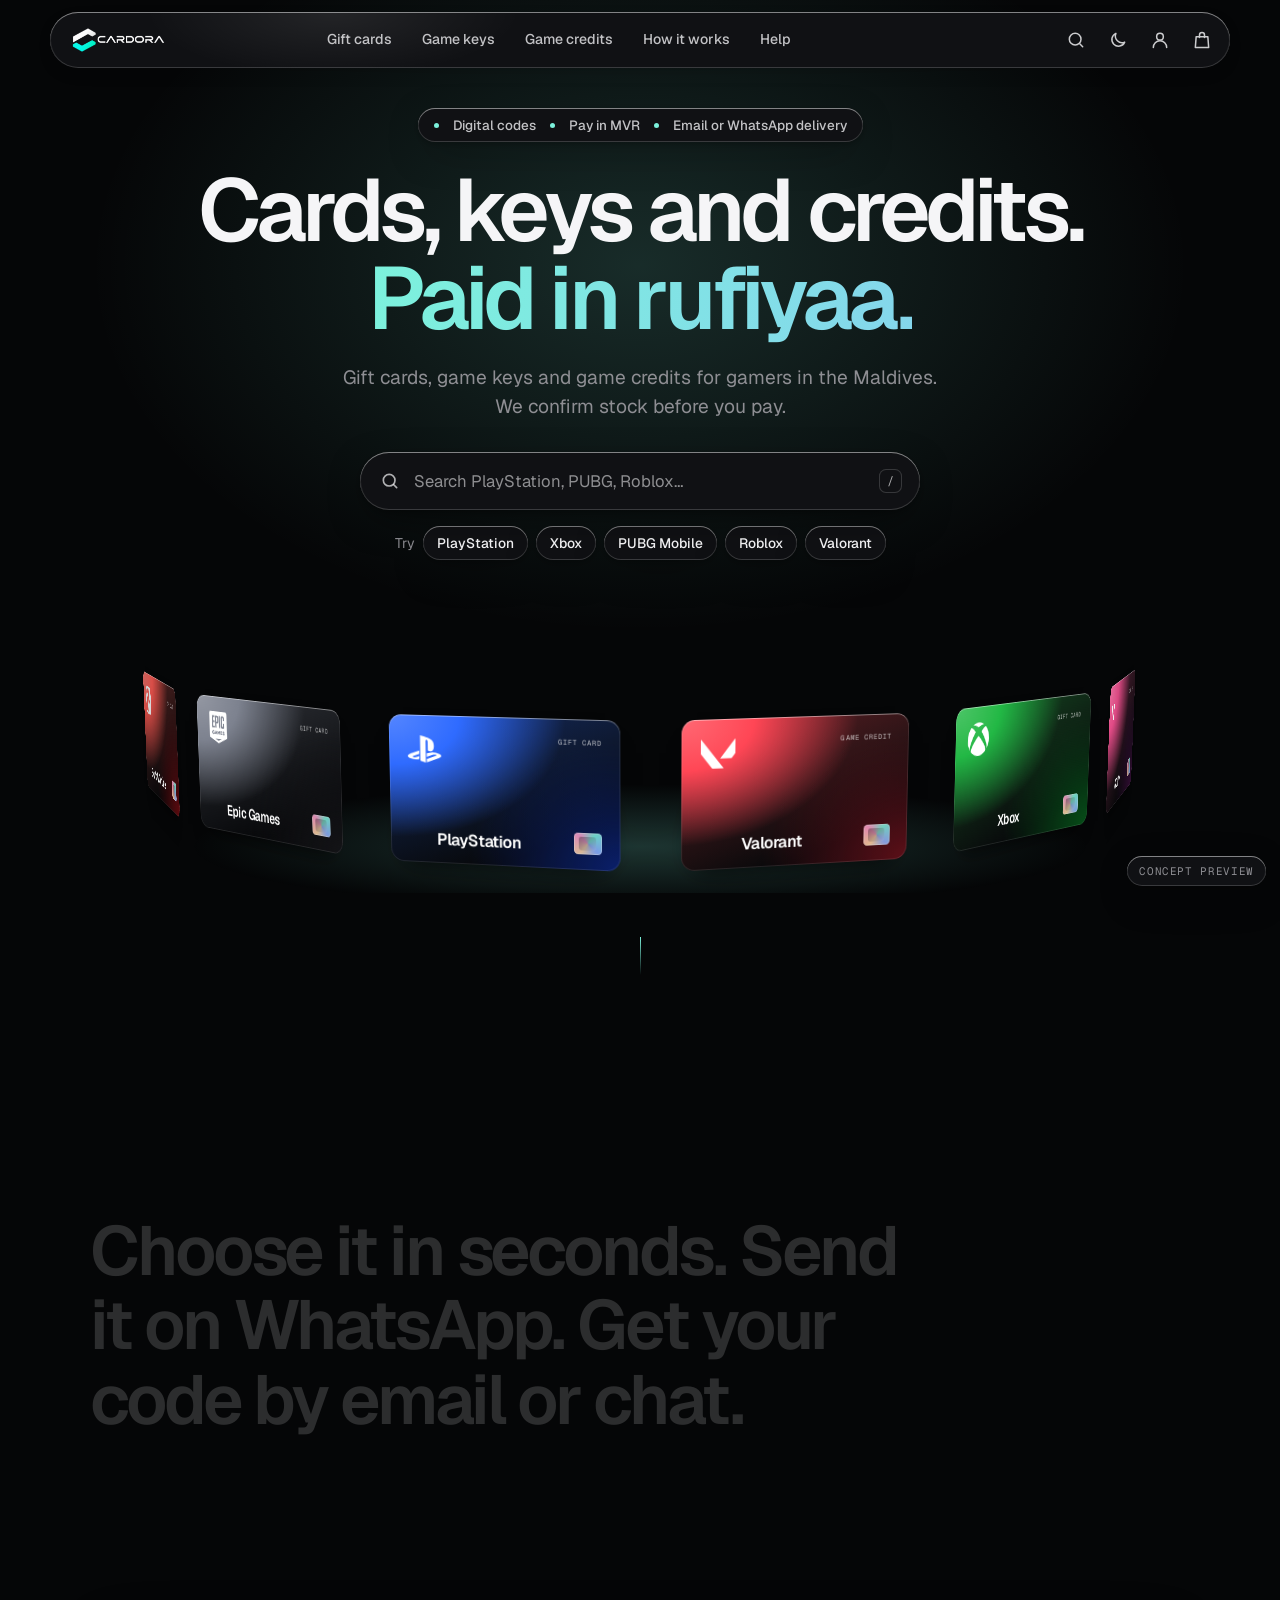
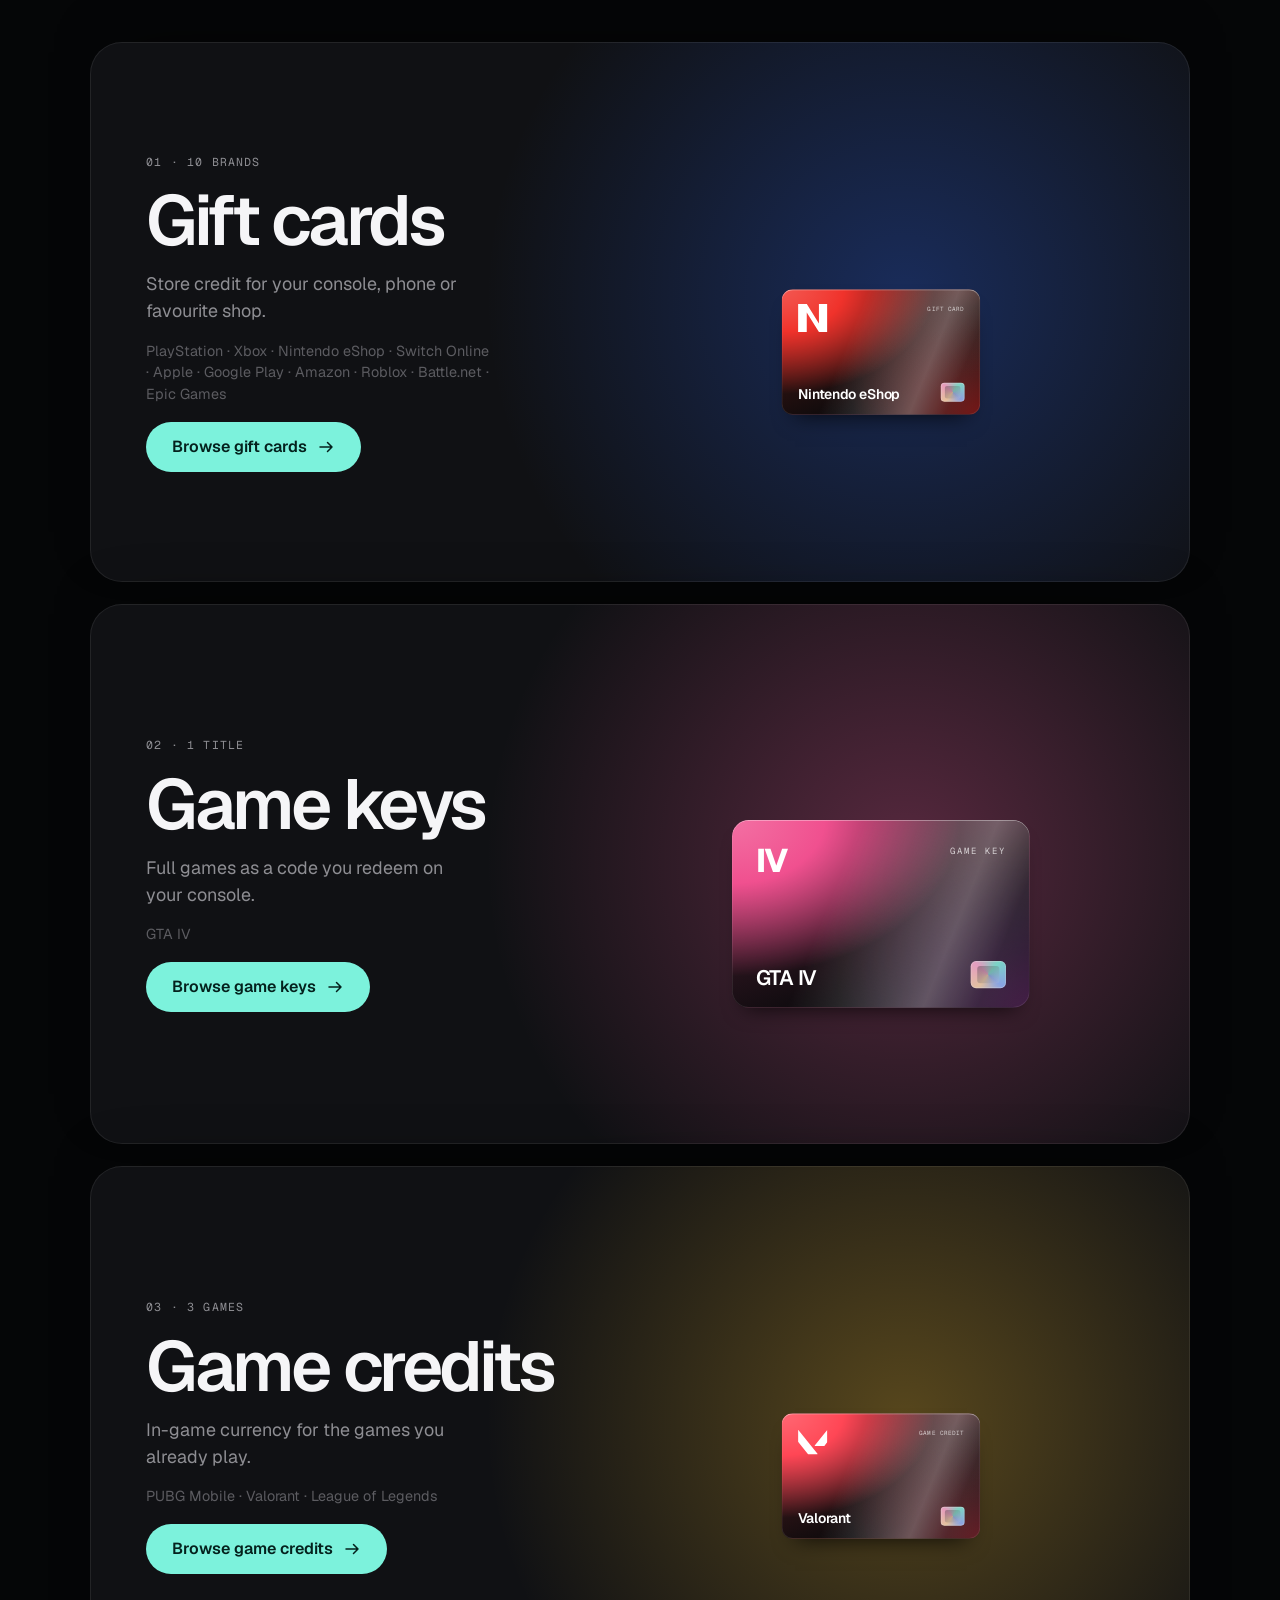
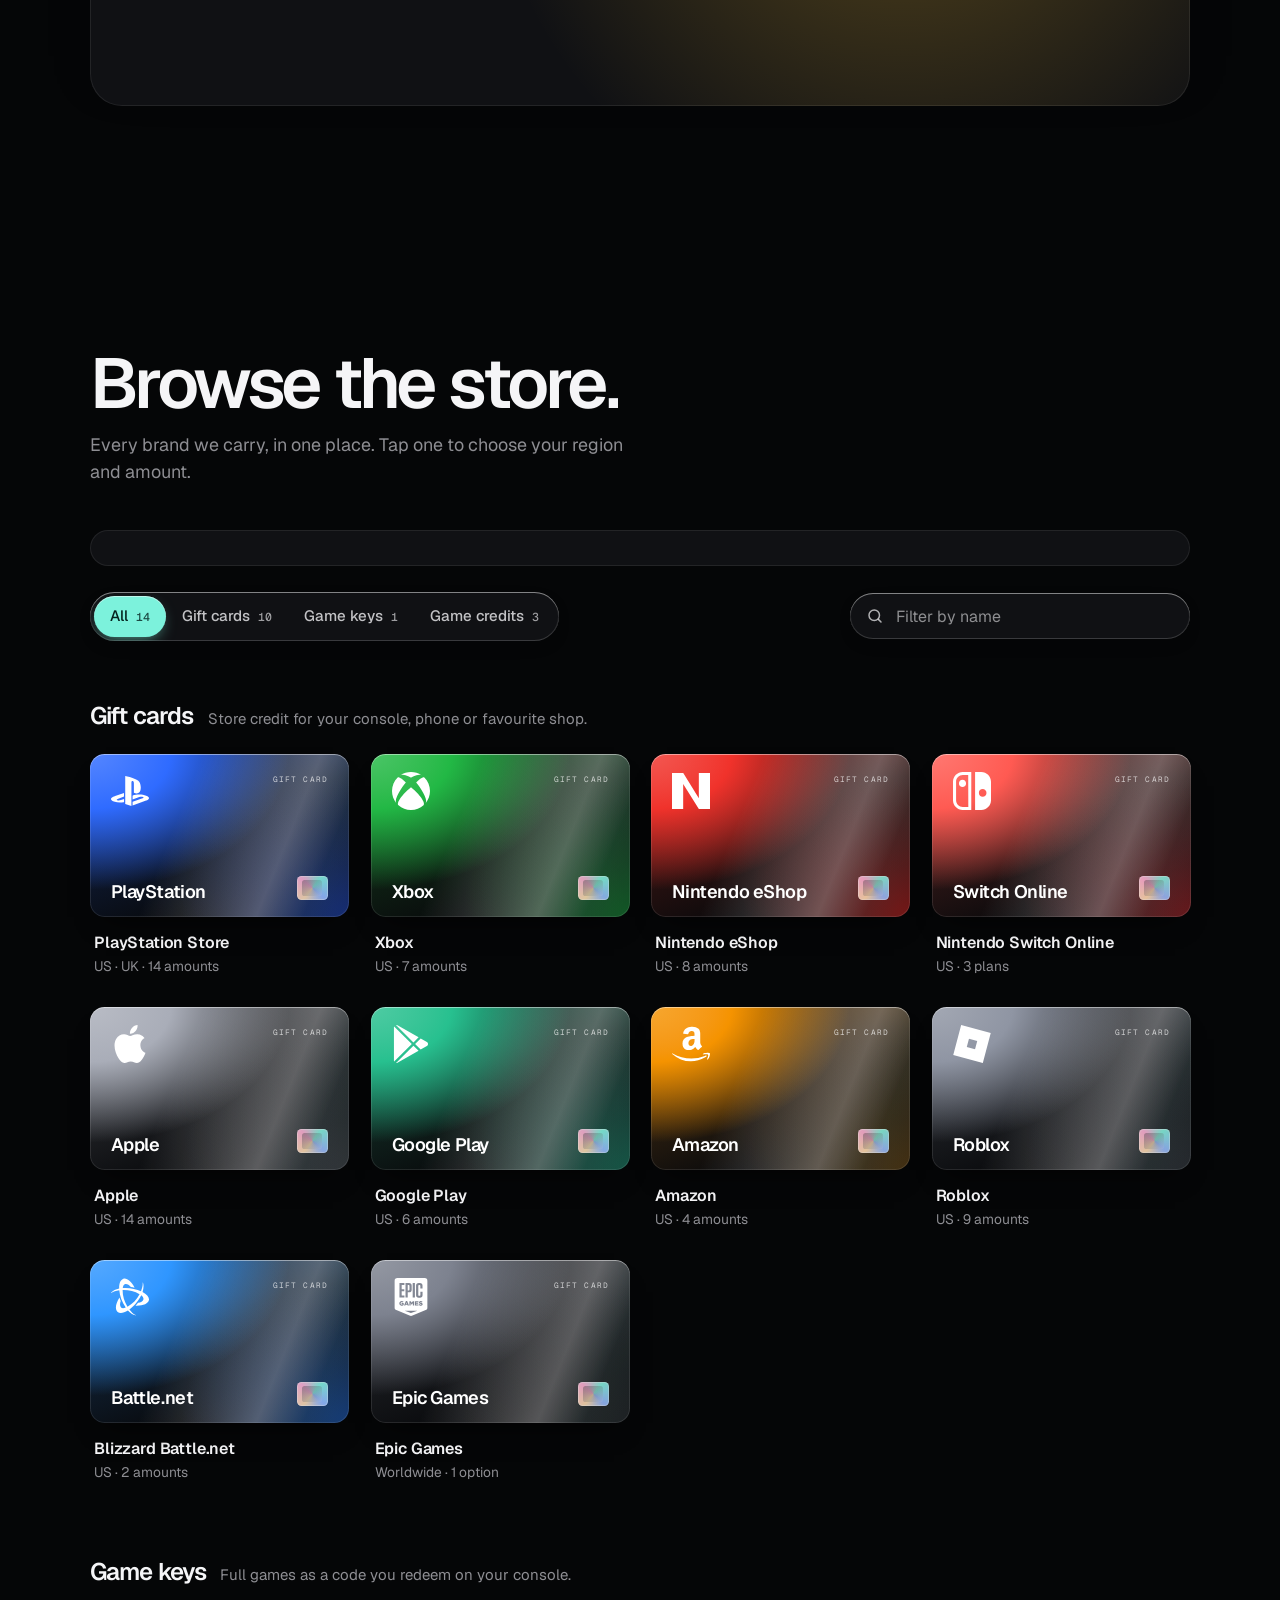
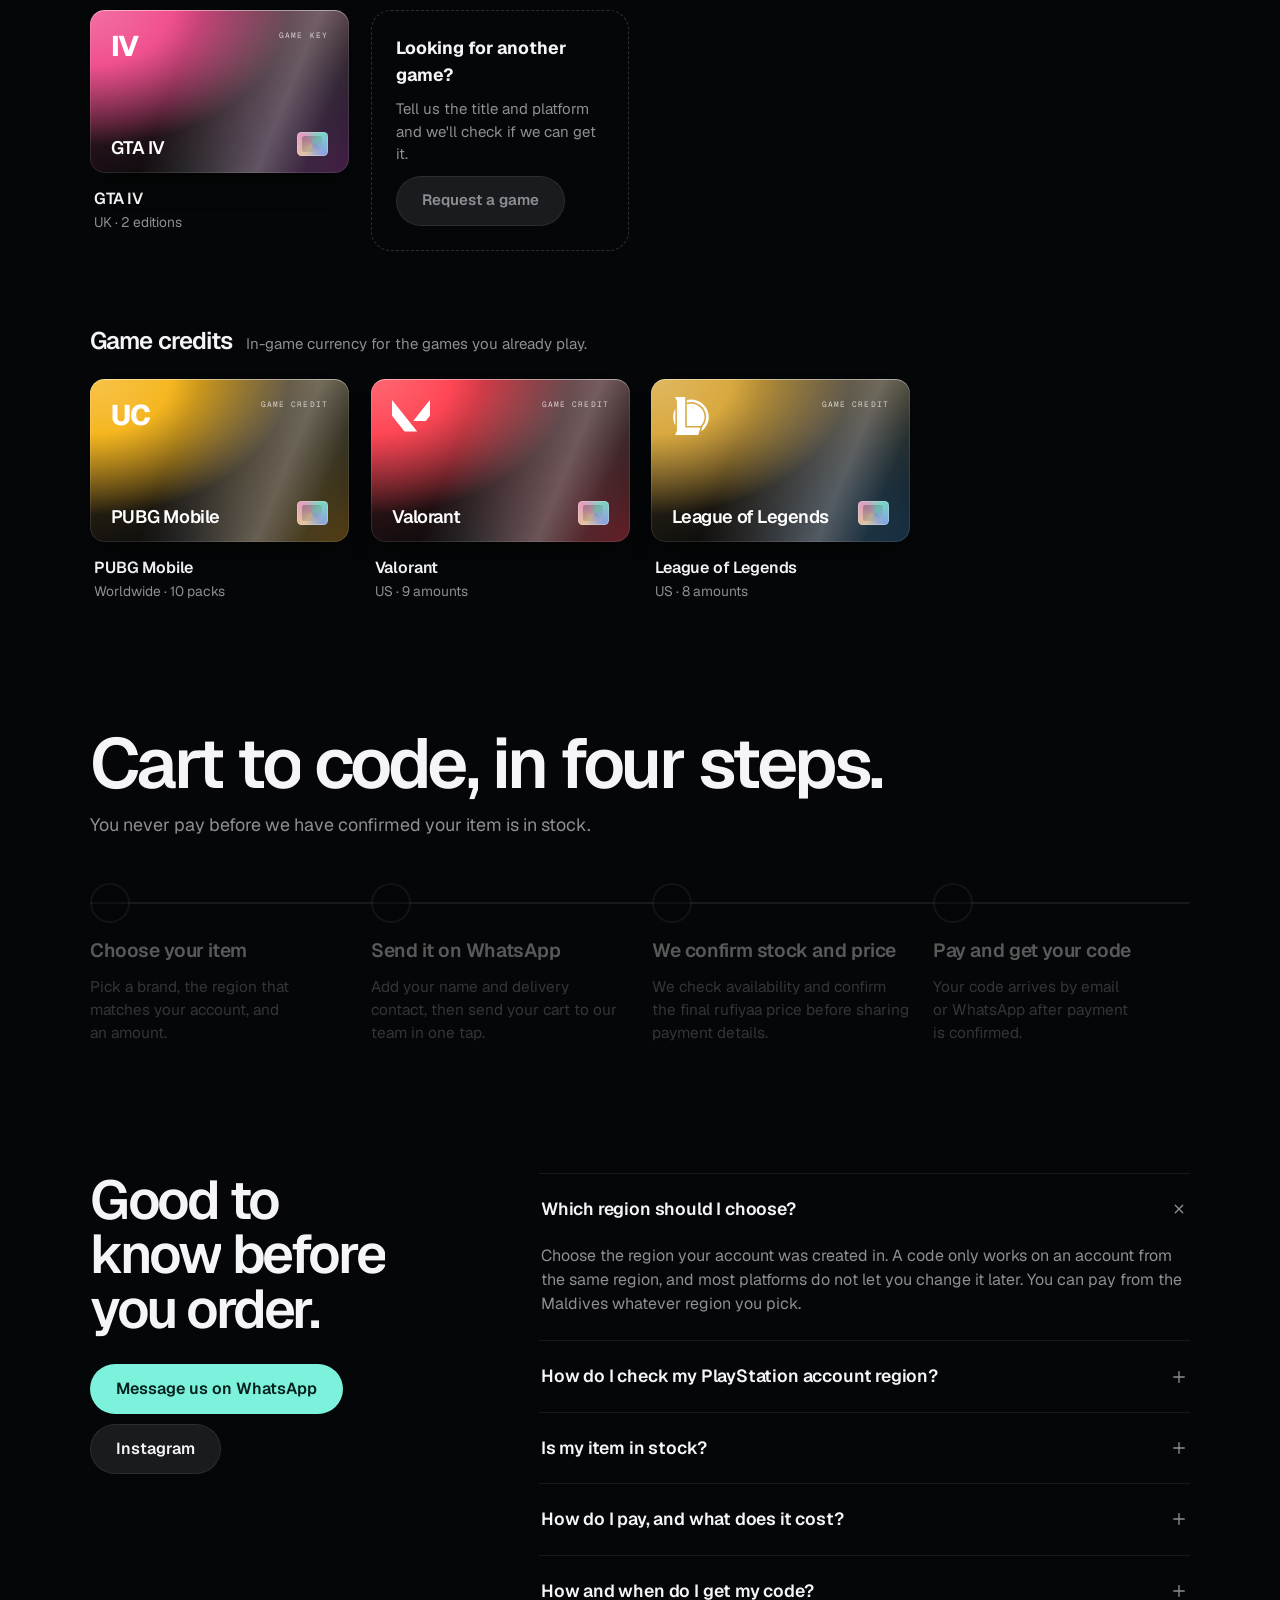
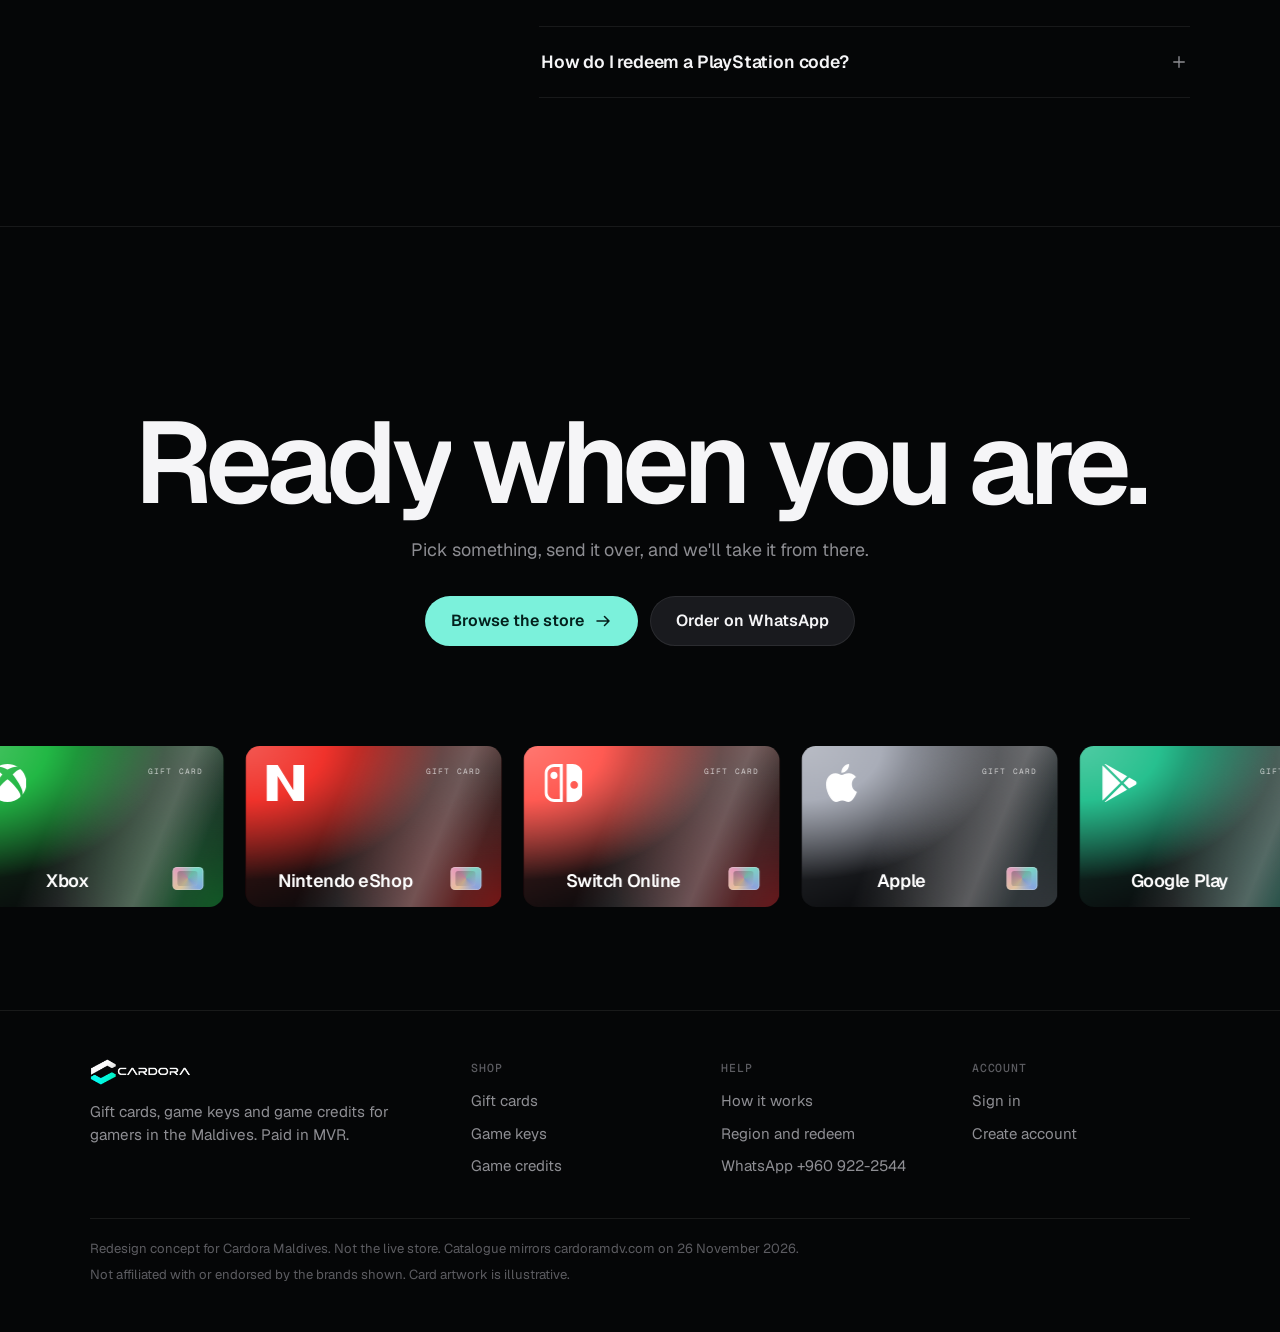
<file: index.html>
<!doctype html>
<html lang="en">
<head>
<meta charset="utf-8">
<meta name="viewport" content="width=device-width, initial-scale=1, viewport-fit=cover">
<title>Cardora Maldives — Gift cards, game keys and game credits (redesign concept)</title>
<meta name="description" content="Gift cards, game keys and game credits, paid in MVR. Redesign concept for Cardora Maldives.">
<meta name="robots" content="noindex,nofollow">
<meta property="og:type" content="website">
<meta property="og:title" content="Cardora Maldives — cards, keys and credits (concept)">
<meta property="og:description" content="Gift cards, game keys and game credits for gamers in the Maldives, paid in MVR. A redesign concept for the Cardora store.">
<meta property="og:url" content="https://cardora-concept.netlify.app/">
<meta property="og:image" content="https://cardora-concept.netlify.app/og.jpg">
<meta property="og:image:width" content="1200">
<meta property="og:image:height" content="630">
<meta name="twitter:card" content="summary_large_image">
<meta name="theme-color" content="#050607">
<link rel="icon" href="data:image/svg+xml,%3Csvg xmlns='http://www.w3.org/2000/svg' viewBox='0 0 32 32'%3E%3Crect width='32' height='32' rx='8' fill='%23050607'/%3E%3Cpath d='M8 13l8-5 8 5-8 5z' fill='%23fff'/%3E%3Cpath d='M8 19l8 5 8-5-3-2-5 3-5-3z' fill='%237cf2dc'/%3E%3C/svg%3E">


<link href="/assets/fonts/geist.css" rel="stylesheet">
<script>
  try { if (localStorage.getItem('cardora-v2-theme') === 'light') document.documentElement.dataset.theme = 'light'; } catch (e) {}
</script>
<style>
:root{
  --bg:#050607; --bg-2:#0b0c0e; --surface:#101114; --surface-2:#1a1b1f;
  --line:rgba(255,255,255,.08); --line-2:rgba(255,255,255,.16);
  --text:#f5f5f7; --muted:#8e8e93; --dim:#5c5c61;
  --accent:#7cf2dc; --accent-ink:#04211d; --accent-soft:rgba(124,242,220,.11); --accent-hover:#a5f7e9;
  --warn:#f2b27c;
  --r-sm:12px; --r-md:20px; --r-lg:32px;
  --ease:cubic-bezier(.22,1,.36,1); --ease-drawer:cubic-bezier(.32,.72,0,1);
  --sans:"Geist",system-ui,-apple-system,"Segoe UI",sans-serif; --mono:"Geist Mono",ui-monospace,Consolas,monospace;
  --pad:clamp(16px,4vw,40px);
  color-scheme:dark;
}
:root[data-theme="light"]{
  --bg:#f5f5f7; --bg-2:#ffffff; --surface:#ffffff; --surface-2:#e9e9ed;
  --line:rgba(0,0,0,.08); --line-2:rgba(0,0,0,.2);
  --text:#101114; --muted:#6a6a70; --dim:#98989e;
  --accent:#0c6c60; --accent-ink:#ffffff; --accent-soft:rgba(12,108,96,.1); --accent-hover:#0a574d;
  --warn:#a85a14; color-scheme:light;
}
::view-transition-old(root),::view-transition-new(root){animation:none;mix-blend-mode:normal}
*,*::before,*::after{box-sizing:border-box}
html{-webkit-text-size-adjust:100%;-webkit-tap-highlight-color:transparent;scroll-padding-top:84px}
html.lenis{height:auto}.lenis.lenis-smooth{scroll-behavior:auto!important}.lenis.lenis-stopped{overflow:hidden}
body{margin:0;background:var(--bg);color:var(--text);font-family:var(--sans);font-size:1rem;line-height:1.5;-webkit-font-smoothing:antialiased;overflow-x:clip}
img,svg{display:block;max-width:100%}
a{color:inherit;text-decoration:none}
button{font:inherit;color:inherit;background:none;border:0;padding:0;cursor:pointer;touch-action:manipulation}
h1,h2,h3,p,ul,ol{margin:0;padding:0}
ul,ol{list-style:none}
h1,h2,h3{text-wrap:balance;font-weight:600;letter-spacing:-.035em}
p{text-wrap:pretty}
:focus-visible{outline:2px solid var(--accent);outline-offset:3px;border-radius:8px}
.wrap{width:min(1180px,100%);margin-inline:auto;padding-inline:var(--pad)}
.sr{position:absolute;width:1px;height:1px;overflow:hidden;clip-path:inset(50%);white-space:nowrap}
.skip{position:fixed;left:16px;top:-60px;z-index:200;background:var(--accent);color:var(--accent-ink);padding:10px 16px;border-radius:10px;font-weight:600;transition:top .2s}
.skip:focus{top:16px}
.label{font-family:var(--mono);font-size:.72rem;letter-spacing:.1em;text-transform:uppercase;color:var(--muted)}
.icon{width:20px;height:20px;flex:none}
.progress{position:fixed;left:0;top:0;height:2px;width:100%;background:var(--accent);transform-origin:0 50%;transform:scaleX(0);z-index:120}

/* buttons: pills */
.btn{position:relative;display:inline-flex;align-items:center;justify-content:center;gap:10px;min-height:50px;padding:0 26px;border-radius:999px;font-weight:600;white-space:nowrap;transition:transform .14s var(--ease),background-color .2s,box-shadow .2s,color .2s}
.btn:active{transform:scale(.97)}
.btn-primary{background:var(--accent);color:var(--accent-ink);overflow:hidden}
.btn-primary::after{content:"";position:absolute;inset:0;background:linear-gradient(105deg,transparent 35%,rgba(255,255,255,.5) 50%,transparent 65%);transform:translateX(-130%);transition:transform .8s var(--ease);pointer-events:none}
.btn-quiet{background:var(--surface-2);box-shadow:inset 0 0 0 1px var(--line)}
.btn .arr{width:18px;height:18px;transition:transform .3s var(--ease)}
@media (hover:hover) and (pointer:fine){.btn-primary:hover{background:var(--accent-hover)}.btn-primary:hover::after{transform:translateX(130%)}.btn-quiet:hover{box-shadow:inset 0 0 0 1px var(--line-2)}.btn:hover .arr{transform:translateX(4px)}}
.icon-btn{position:relative;width:40px;height:40px;border-radius:50%;display:grid;place-items:center;color:var(--muted);transition:background-color .2s,color .2s,transform .14s var(--ease)}
.icon-btn:active{transform:scale(.94)}
@media (hover:hover){.icon-btn:hover{background:var(--surface-2);color:var(--text)}}
.badge{position:absolute;top:0;right:-2px;min-width:18px;height:18px;padding:0 5px;border-radius:999px;background:var(--accent);color:var(--accent-ink);font-size:.68rem;font-weight:700;display:grid;place-items:center;font-variant-numeric:tabular-nums}
.badge[data-n="0"]{display:none}

/* top bar */
.top{position:fixed;inset:0 0 auto 0;z-index:50;background:color-mix(in srgb,var(--bg) 72%,transparent);-webkit-backdrop-filter:blur(20px) saturate(1.6);backdrop-filter:blur(20px) saturate(1.6);border-bottom:1px solid var(--line)}
.top-in{display:flex;align-items:center;gap:6px;min-height:56px}
.brand{display:flex;align-items:center;margin-inline-end:20px}
.brand img{height:24px;width:auto}
:root[data-theme="light"] .brand img,:root[data-theme="light"] .foot-brand img{filter:brightness(0)}
.top-links{display:flex;gap:2px;margin-inline:auto}
.top-links a{padding:8px 14px;border-radius:999px;font-size:.88rem;color:var(--muted);transition:color .2s,background-color .2s}
@media (hover:hover){.top-links a:hover{color:var(--text)}}
.top-links a.is-current{color:var(--text);background:var(--surface-2)}
.top-actions{display:flex;align-items:center;gap:2px;margin-inline-start:auto}
.theme-btn .sun{display:none}
:root[data-theme="light"] .theme-btn .sun{display:block}
:root[data-theme="light"] .theme-btn .moon{display:none}
@media (max-width:900px){.top-links{display:none}}

/* ---------- the card: one premium object for every brand ---------- */
.gc{--sx:30%;position:relative;display:block;aspect-ratio:1.586;border-radius:5.6%/8.9%;overflow:hidden;isolation:isolate;color:#fff;container-type:inline-size;
  background:
    radial-gradient(120% 130% at 0% 0%,color-mix(in srgb,var(--c) 82%,#fff 18%) 0%,var(--c) 26%,transparent 64%),
    radial-gradient(90% 120% at 100% 100%,var(--d),transparent 72%),
    linear-gradient(160deg,color-mix(in srgb,var(--c) 38%,#07080a),#07080a 80%);
  box-shadow:inset 0 1px 0 rgba(255,255,255,.4),inset 0 0 0 1px rgba(255,255,255,.1),inset 0 -1px 0 rgba(0,0,0,.6),0 26px 50px -20px rgba(0,0,0,.85),0 34px 70px -34px color-mix(in srgb,var(--c) 75%,transparent)}
.gc::before{content:"";position:absolute;inset:0;z-index:-1;background:repeating-radial-gradient(circle at 104% 130%,rgba(255,255,255,.07) 0 1px,transparent 1px 11px)}
.gc::after{content:"";position:absolute;inset:0;background:linear-gradient(112deg,transparent 32%,rgba(255,255,255,.3) 47%,rgba(190,255,245,.1) 53%,transparent 66%);background-size:280% 100%;background-position:var(--sx) 0;mix-blend-mode:screen;pointer-events:none}
.gc-water{position:absolute;right:-9%;bottom:-22%;width:62%;aspect-ratio:1;background:#fff;opacity:.07;-webkit-mask:var(--m) center/contain no-repeat;mask:var(--m) center/contain no-repeat}
.gc-glyph{position:absolute;left:8%;top:11%;width:15%;aspect-ratio:1;background:#fff;-webkit-mask:var(--m) center/contain no-repeat;mask:var(--m) center/contain no-repeat}
.gc-glyph.txt{width:auto;aspect-ratio:auto;background:none;-webkit-mask:none;mask:none;font-style:normal;font-weight:800;letter-spacing:-.04em;font-size:11cqw;line-height:1.3}
.gc-kind{position:absolute;right:8%;top:12.500%;font-family:var(--mono);font-size:3cqw;letter-spacing:.14em;text-transform:uppercase;opacity:.72}
.gc-name{position:absolute;left:8%;bottom:10%;right:30%;font-weight:600;font-size:7cqw;line-height:1.05;letter-spacing:-.025em}
.gc-holo{position:absolute;right:8%;bottom:10.500%;width:12%;aspect-ratio:1.3;border-radius:1.800cqw;background:conic-gradient(from 40deg,#7cf2dc,#8fb4ff,#ffd6a5,#ff9ecb,#7cf2dc);opacity:.85;box-shadow:inset 0 0 0 1px rgba(255,255,255,.35)}
.gc-holo::after{content:"";position:absolute;inset:18%;border-radius:1cqw;background:linear-gradient(135deg,rgba(0,0,0,.35),rgba(255,255,255,.15))}
.gc.flat{box-shadow:inset 0 1px 0 rgba(255,255,255,.4),inset 0 0 0 1px rgba(255,255,255,.1),0 18px 30px -16px rgba(0,0,0,.8)}

/* ---------- hero ---------- */
.hero{position:relative;padding-top:clamp(92px,12vh,132px);text-align:center;overflow:clip}
.hero-light{position:absolute;left:50%;top:-10%;width:min(1100px,130%);aspect-ratio:1.5;translate:-50% 0;background:radial-gradient(closest-side,rgba(124,242,220,.16),transparent);pointer-events:none}
:root[data-theme="light"] .hero-light{background:radial-gradient(closest-side,rgba(12,108,96,.12),transparent)}
.hero-pill{position:relative;display:inline-flex;flex-wrap:wrap;justify-content:center;align-items:center;gap:6px 14px;padding:7px 16px;border-radius:999px;box-shadow:inset 0 0 0 1px var(--line);background:color-mix(in srgb,var(--surface) 80%,transparent);font-size:.84rem;color:var(--muted)}
.hero-pill i{width:5px;height:5px;border-radius:50%;background:var(--accent)}
.hero h1{position:relative;margin:24px auto 0;font-size:clamp(2.5rem,7vw,5.5rem);line-height:1;letter-spacing:-.055em}
.line{display:block;overflow:hidden;padding-bottom:.14em;margin-bottom:-.14em}
.line>span{display:block}
.hero h1 em{font-style:normal;background:linear-gradient(100deg,var(--accent),color-mix(in srgb,var(--accent) 55%,#8fb4ff));-webkit-background-clip:text;background-clip:text;color:transparent}
.hero-sub{position:relative;margin:22px auto 0;max-width:46ch;color:var(--muted);font-size:clamp(1.02rem,1.5vw,1.26rem)}
.search{position:relative;z-index:6;margin:30px auto 0;max-width:560px}
.search input{width:100%;height:58px;padding:0 54px 0 54px;border-radius:999px;border:0;font:inherit;font-size:1.04rem;color:var(--text);background:color-mix(in srgb,var(--surface) 86%,transparent);box-shadow:inset 0 0 0 1px var(--line-2);-webkit-backdrop-filter:blur(12px);backdrop-filter:blur(12px);transition:box-shadow .25s}
.search input::placeholder{color:var(--dim)}
.search input:focus{outline:0;box-shadow:inset 0 0 0 1.5px var(--accent),0 0 0 6px var(--accent-soft)}
.search>svg{position:absolute;left:20px;top:50%;translate:0 -50%;color:var(--muted);pointer-events:none}
.search kbd{position:absolute;right:18px;top:50%;translate:0 -50%;font-family:var(--mono);font-size:.74rem;color:var(--muted);padding:3px 8px;border-radius:7px;box-shadow:inset 0 0 0 1px var(--line-2);pointer-events:none}
.try{position:relative;display:flex;flex-wrap:wrap;justify-content:center;align-items:center;gap:8px;margin-top:16px;color:var(--muted);font-size:.88rem}
.try button{padding:7px 14px;border-radius:999px;box-shadow:inset 0 0 0 1px var(--line);color:var(--text);font-weight:500;font-size:.86rem;transition:box-shadow .2s,background-color .2s,transform .14s var(--ease)}
.try button:active{transform:scale(.96)}
@media (hover:hover){.try button:hover{box-shadow:inset 0 0 0 1px var(--line-2);background:var(--surface)}}

/* the carousel: every product on a slowly turning ring */
.stage{--cw:clamp(150px,19vw,270px);position:relative;height:calc(var(--cw)*1.12);margin-top:clamp(36px,5vw,60px);perspective:1500px;perspective-origin:50% 30%;-webkit-mask-image:linear-gradient(90deg,transparent,#000 14%,#000 86%,transparent);mask-image:linear-gradient(90deg,transparent,#000 14%,#000 86%,transparent)}
.ring-pos{position:absolute;left:50%;top:6%;width:var(--cw);margin-left:calc(var(--cw)/-2);transform-style:preserve-3d;transform:translateZ(calc(var(--cw)*-2.75)) rotateX(-7deg)}
.ring{position:relative;transform-style:preserve-3d;height:calc(var(--cw)/1.586)}
.ring-item{position:absolute;inset:0 0 auto 0;transform:rotateY(calc(var(--i)*360deg/var(--count))) translateZ(calc(var(--cw)*2.75));backface-visibility:hidden;-webkit-backface-visibility:hidden}
.ring .gc{box-shadow:inset 0 1px 0 rgba(255,255,255,.4),inset 0 0 0 1px rgba(255,255,255,.1),0 30px 40px -24px rgba(0,0,0,.9)}
.floor{position:absolute;left:50%;bottom:-6%;width:min(900px,90%);height:46%;translate:-50% 0;background:radial-gradient(closest-side,rgba(124,242,220,.2),transparent);pointer-events:none}
.scroll-cue{display:grid;justify-items:center;margin-top:clamp(26px,4vw,44px);padding-bottom:34px}
.scroll-cue i{width:1px;height:38px;background:linear-gradient(var(--accent),transparent);transform-origin:50% 0;animation:cue 2.4s var(--ease) infinite}
@keyframes cue{0%{transform:scaleY(0)}60%{transform:scaleY(1);opacity:1}100%{transform:scaleY(1);opacity:0}}

/* ---------- statement: words light up as you scroll ---------- */
.say{padding-block:clamp(90px,16vw,220px)}
.say p{font-size:clamp(1.9rem,5.4vw,4.5rem);line-height:1.08;letter-spacing:-.045em;font-weight:600;max-width:18ch}
.say .wd{opacity:.16;transition:opacity .25s,color .25s}
.say .wd.on{opacity:1}
.say .wd.hi.on{color:var(--accent)}

/* ---------- categories: three panels that stack as you scroll ---------- */
.stack{display:grid;gap:22px;padding-bottom:clamp(60px,9vw,120px)}
.panel{position:sticky;top:calc(76px + var(--n)*16px)}
.panel-in{position:relative;display:grid;grid-template-columns:minmax(0,1fr) minmax(0,1.1fr);align-items:center;gap:24px;min-height:min(540px,74svh);padding:clamp(26px,4.4vw,60px);border-radius:var(--r-lg);overflow:hidden;background:var(--surface);box-shadow:inset 0 0 0 1px var(--line),0 -20px 60px -30px rgba(0,0,0,.6);transform-origin:50% 0}
.panel-in::before{content:"";position:absolute;right:-12%;top:-30%;width:76%;aspect-ratio:1;border-radius:50%;background:radial-gradient(closest-side,color-mix(in srgb,var(--pc) 30%,transparent),transparent);pointer-events:none}
.panel-copy{position:relative;display:grid;gap:16px;justify-items:start}
.panel h2{font-size:clamp(2.2rem,5.6vw,4.4rem);line-height:.98;letter-spacing:-.05em}
.panel p{color:var(--muted);font-size:clamp(1rem,1.4vw,1.2rem);max-width:30ch}
.panel .names{font-size:.9rem;color:var(--dim);max-width:38ch}
.fan{position:relative;height:clamp(200px,30vw,340px)}
.fan .gc{position:absolute;left:50%;top:50%;width:min(48%,290px);transform:translate(-50%,-50%)}
.fan.one .gc{width:min(72%,400px)}
@media (max-width:820px){
  .panel{position:relative;inset:auto}
  .stack{gap:16px}
  .panel-copy{gap:10px}
  .panel-copy .btn{min-height:46px;scroll-margin-block:88px 110px}
  .panel-in{grid-template-columns:minmax(0,1fr);min-height:0;gap:12px;padding:18px 20px 22px}
  .fan{order:-1;height:clamp(96px,18svh,142px)}
  .fan .gc,.fan.one .gc{width:min(46%,170px)}
}

/* ---------- browse ---------- */
.sec{padding-block:clamp(70px,10vw,140px)}
.sec-head{display:grid;gap:14px;margin-bottom:clamp(26px,4vw,44px)}
.sec-head h2{font-size:clamp(2.2rem,5.6vw,4.4rem);line-height:.98;letter-spacing:-.05em}
.sec-head p{color:var(--muted);max-width:46ch;font-size:clamp(1rem,1.4vw,1.2rem)}
.w{display:inline-block;overflow:hidden;vertical-align:top;padding-bottom:.14em;margin-bottom:-.14em}
.w>span{display:inline-block}
.toolbar{position:sticky;top:56px;z-index:20;display:flex;flex-wrap:wrap;align-items:center;gap:12px;padding-block:12px;margin-bottom:10px;background:color-mix(in srgb,var(--bg) 84%,transparent);-webkit-backdrop-filter:blur(16px);backdrop-filter:blur(16px)}
.tabs{position:relative;display:flex;padding:4px;border-radius:999px;background:var(--surface);box-shadow:inset 0 0 0 1px var(--line);overflow-x:auto;scrollbar-width:none;max-width:100%}
.tabs::-webkit-scrollbar{display:none}
.tab{position:relative;z-index:1;display:flex;align-items:center;gap:8px;padding:9px 16px;border-radius:999px;font-weight:500;font-size:.94rem;color:var(--muted);white-space:nowrap;transition:color .25s}
.tab small{font-family:var(--mono);font-size:.72rem;opacity:.7}
.tab[aria-selected="true"]{color:var(--accent-ink)}
.tab-pill{position:absolute;z-index:0;top:4px;left:0;height:calc(100% - 8px);border-radius:999px;background:var(--accent);transition:transform .5s var(--ease),width .5s var(--ease)}
.filter{display:flex;align-items:center;gap:10px;height:46px;padding:0 16px;border-radius:999px;background:var(--surface);box-shadow:inset 0 0 0 1px var(--line);flex:1;min-width:200px;max-width:340px;margin-inline-start:auto;color:var(--muted)}
.filter input{flex:1;min-width:0;height:100%;border:0;background:none;font:inherit;color:var(--text)}
.filter input:focus{outline:0}
.filter:focus-within{box-shadow:inset 0 0 0 1.5px var(--accent)}
.filter button{font-size:.82rem;color:var(--muted);padding:4px 8px;border-radius:8px}
.count{color:var(--muted);font-size:.9rem;margin-bottom:14px;min-height:1.5em}
.count b{color:var(--text);font-weight:600}
.group+.group{margin-top:clamp(40px,6vw,72px)}
.group-head{display:flex;flex-wrap:wrap;align-items:baseline;gap:2px 14px;margin-bottom:20px}
.group-head h3{font-size:1.5rem;white-space:nowrap}
.group-head span{color:var(--muted);font-size:.94rem}
.grid{display:grid;grid-template-columns:repeat(auto-fill,minmax(250px,1fr));gap:30px 22px}
.tile{display:grid;gap:14px;align-content:start;text-align:start;perspective:900px}
.tile .gc{transition:transform .5s var(--ease);will-change:transform}
.tile-meta{display:grid;gap:1px;padding-inline:4px}
.tile-meta b{font-weight:600;letter-spacing:-.01em}
.tile-meta span{color:var(--muted);font-size:.86rem;white-space:nowrap}
.tile:active .gc{transform:scale(.98)}
.ask{display:grid;gap:10px;align-content:center;justify-items:start;padding:24px;border-radius:var(--r-md);border:1px dashed var(--line-2);color:var(--muted);font-size:.94rem;aspect-ratio:1.586}
.ask b{color:var(--text);font-size:1.1rem}
.ask a{color:var(--accent);font-weight:600;text-decoration:underline;text-underline-offset:3px}
.empty{padding:56px 24px;border-radius:var(--r-lg);border:1px dashed var(--line-2);text-align:center;display:grid;gap:14px;justify-items:center;color:var(--muted)}
.empty b{color:var(--text);font-size:1.3rem}
.pop{animation:pop .6s var(--ease) both;animation-delay:calc(var(--i,0)*35ms)}
@keyframes pop{from{opacity:0;transform:translateY(22px) scale(.96)}to{opacity:1;transform:none}}
@media (max-width:560px){.grid{grid-template-columns:repeat(2,minmax(0,1fr));gap:22px 12px}.filter{max-width:none;order:-1;flex-basis:100%}.ask{aspect-ratio:auto;grid-column:1/-1;grid-template-columns:minmax(0,1fr)}}

/* ---------- how it works: a line that draws itself ---------- */
.flow{position:relative;display:grid;grid-template-columns:repeat(4,minmax(0,1fr));gap:24px;padding-top:54px}
.flow-line{position:absolute;left:0;right:0;top:19px;height:2px;border-radius:2px;background:var(--line)}
.flow-line i{position:absolute;inset:0;border-radius:2px;background:linear-gradient(90deg,var(--accent),color-mix(in srgb,var(--accent) 50%,#8fb4ff));transform-origin:0 50%;transform:scaleX(var(--p,1))}
.flow li{position:relative;display:grid;gap:10px;align-content:start;transition:opacity .5s}
.flow .dot{position:absolute;left:0;top:-54px;width:40px;height:40px;border-radius:50%;background:var(--bg);box-shadow:inset 0 0 0 2px var(--line-2);display:grid;place-items:center;color:var(--muted);transition:background-color .4s,color .4s,box-shadow .4s,transform .5s var(--ease)}
.flow .dot svg{width:18px;height:18px}
.flow .dot path,.flow .dot rect{stroke-dasharray:60;stroke-dashoffset:0;transition:stroke-dashoffset .9s var(--ease)}
.flow b{font-size:1.2rem;font-weight:600;letter-spacing:-.02em}
.flow p{color:var(--muted);font-size:.96rem;max-width:26ch}
.flow.live li:not(.on){opacity:.35}
.flow.live li:not(.on) .dot path,.flow.live li:not(.on) .dot rect{stroke-dashoffset:60}
.flow li.on .dot{background:var(--accent);color:var(--accent-ink);box-shadow:0 0 0 8px var(--accent-soft);transform:scale(1.06)}
@media (max-width:860px){
  .flow{grid-template-columns:minmax(0,1fr);gap:34px;padding:0 0 0 62px}
  .flow-line{left:19px;right:auto;top:0;bottom:0;width:2px;height:auto}
  .flow-line i{transform-origin:50% 0;transform:scaleY(var(--p,1));background:linear-gradient(var(--accent),color-mix(in srgb,var(--accent) 50%,#8fb4ff))}
  .flow .dot{left:-62px;top:-6px}
}

/* ---------- questions ---------- */
.faq-grid{display:grid;grid-template-columns:minmax(0,4fr) minmax(0,7fr);gap:clamp(24px,6vw,96px)}
.faq details{border-top:1px solid var(--line)}
.faq details:last-child{border-bottom:1px solid var(--line)}
.faq summary{display:flex;justify-content:space-between;align-items:center;gap:16px;padding:22px 2px;cursor:pointer;font-weight:600;font-size:1.1rem;letter-spacing:-.01em;list-style:none}
.faq summary::-webkit-details-marker{display:none}
.faq summary svg{width:18px;height:18px;flex:none;color:var(--muted);transition:transform .4s var(--ease)}
.faq details[open] summary svg{transform:rotate(45deg)}
.faq .a{padding:0 2px 24px;color:var(--muted);max-width:62ch;display:grid;gap:10px}
.faq .a ol{list-style:decimal;padding-inline-start:20px;display:grid;gap:4px}
.help-card{margin-top:28px;display:flex;flex-wrap:wrap;gap:10px}
@media (max-width:860px){.faq-grid{grid-template-columns:minmax(0,1fr)}}

/* ---------- closing ---------- */
.end{position:relative;padding-block:clamp(90px,14vw,190px) clamp(60px,8vw,110px);text-align:center;overflow:clip;border-top:1px solid var(--line)}
.end h2{font-size:clamp(2.6rem,9vw,7.2rem);line-height:.96;letter-spacing:-.055em}
.end p{margin:20px auto 0;color:var(--muted);max-width:40ch;font-size:clamp(1rem,1.4vw,1.2rem)}
.end-actions{display:flex;flex-wrap:wrap;gap:12px;justify-content:center;margin-top:32px}
.belt{display:flex;width:max-content;gap:22px;margin-top:clamp(50px,8vw,100px);will-change:transform}
.belt .gc{width:clamp(170px,20vw,260px);flex:none}

footer{border-top:1px solid var(--line);padding-block:48px calc(110px + env(safe-area-inset-bottom))}
.foot{display:grid;grid-template-columns:minmax(0,1.6fr) repeat(3,minmax(0,1fr));gap:32px}
.foot-brand img{height:26px;width:auto}
.foot-brand p{margin-top:16px;color:var(--muted);max-width:32ch;font-size:.95rem}
.foot-col{display:grid;gap:10px;align-content:start;font-size:.94rem}
.foot-col b{font-family:var(--mono);font-size:.72rem;font-weight:500;letter-spacing:.08em;text-transform:uppercase;color:var(--dim);margin-bottom:4px}
.foot-col a{color:var(--muted);width:fit-content;transition:color .2s}
.foot-col a:hover{color:var(--text)}
.fine{margin-top:40px;padding-top:20px;border-top:1px solid var(--line);color:var(--dim);font-size:.82rem;display:flex;flex-wrap:wrap;gap:6px 24px;justify-content:space-between}
@media (max-width:760px){.foot{grid-template-columns:minmax(0,1fr) minmax(0,1fr)}.foot-brand{grid-column:1/-1}}
@media (min-width:901px){footer{padding-bottom:48px}}

/* phone dock */
.dock{position:fixed;left:50%;bottom:calc(12px + env(safe-area-inset-bottom));translate:-50% 0;z-index:60;display:none;gap:4px;padding:6px;border-radius:999px;background:color-mix(in srgb,var(--surface) 86%,transparent);-webkit-backdrop-filter:blur(20px) saturate(1.6);backdrop-filter:blur(20px) saturate(1.6);box-shadow:inset 0 0 0 1px var(--line-2),0 18px 40px -12px rgba(0,0,0,.6)}
.dock a,.dock button{position:relative;display:grid;justify-items:center;gap:2px;width:66px;padding:8px 0 6px;border-radius:999px;font-size:.66rem;font-weight:500;color:var(--muted);transition:color .2s,background-color .3s,transform .14s var(--ease)}
.dock a:active,.dock button:active{transform:scale(.94)}
.dock .on{color:var(--text);background:var(--surface-2)}
.dock .badge{top:2px;right:12px}
@media (max-width:900px){.dock{display:flex}}

/* ---------- product sheet ---------- */
dialog{border:0;padding:0;color:var(--text);background:var(--bg-2);max-width:none;max-height:none}
dialog::backdrop{background:rgba(0,0,0,.6);-webkit-backdrop-filter:blur(10px);backdrop-filter:blur(10px);opacity:0;transition:opacity .35s}
dialog.is-open::backdrop{opacity:1}
.sheet{width:min(1000px,calc(100% - 32px));height:min(680px,calc(100dvh - 48px));margin:auto;border-radius:34px;box-shadow:inset 0 0 0 1px var(--line-2),0 50px 100px -30px rgba(0,0,0,.9);overflow:hidden;opacity:0;transform:translateY(24px) scale(.97);transition:opacity .22s var(--ease),transform .3s var(--ease)}
.sheet.is-open{opacity:1;transform:none;transition:opacity .35s var(--ease),transform .6s var(--ease)}
.sheet-in{display:grid;grid-template-columns:minmax(0,5fr) minmax(0,6fr);height:100%}
.sheet-art{position:relative;display:grid;place-items:center;padding:clamp(24px,4vw,52px);background:radial-gradient(70% 60% at 50% 42%,color-mix(in srgb,var(--c) 34%,transparent),transparent 72%),var(--surface)}
.sheet-art .gc{width:min(100%,380px);animation:hover 6s ease-in-out infinite}
@keyframes hover{0%,100%{transform:rotate(-4deg) translateY(0)}50%{transform:rotate(-2.500deg) translateY(-10px)}}
.sheet-body{display:flex;flex-direction:column;min-height:0}
.sheet-scroll{flex:1;overflow-y:auto;overscroll-behavior:contain;padding:30px clamp(20px,3vw,36px) 20px;display:grid;gap:24px;align-content:start}
.sheet-close{position:absolute;right:14px;top:14px;z-index:3;background:color-mix(in srgb,var(--surface-2) 80%,transparent);color:var(--text)}
.sheet h2{font-size:clamp(1.8rem,3vw,2.5rem);line-height:1.02;margin-top:8px}
.sheet .desc{color:var(--muted);margin-top:10px}
.field>span{display:block;font-weight:600;font-size:.92rem;margin-bottom:10px}
.field>span small{font-weight:400;color:var(--muted);margin-inline-start:6px}
.opts{display:grid;grid-template-columns:repeat(auto-fill,minmax(96px,1fr));gap:8px}
.opts.wide{grid-template-columns:repeat(auto-fill,minmax(150px,1fr))}
.opt{position:relative;display:block}
.opt input{position:absolute;inset:0;opacity:0;margin:0;cursor:pointer}
.opt span{display:grid;place-items:center;min-height:48px;padding:8px 12px;border-radius:14px;background:var(--surface);box-shadow:inset 0 0 0 1px var(--line);font-weight:600;font-size:.95rem;text-align:center;font-variant-numeric:tabular-nums;transition:background-color .2s,box-shadow .2s,color .2s,transform .14s var(--ease)}
.opt input:active+span{transform:scale(.96)}
.opt input:focus-visible+span{outline:2px solid var(--accent);outline-offset:2px}
.opt input:checked+span{background:var(--accent);box-shadow:none;color:var(--accent-ink)}
@media (hover:hover){.opt input:not(:checked):hover+span{box-shadow:inset 0 0 0 1px var(--line-2)}}
.opts .opt{animation:pop .45s var(--ease) both;animation-delay:calc(var(--i,0)*22ms)}
.fixed-region{display:flex;gap:10px;align-items:center;padding:12px 16px;border-radius:14px;background:var(--surface);box-shadow:inset 0 0 0 1px var(--line);font-size:.94rem}
.fixed-region svg{color:var(--accent)}
.hint{font-size:.88rem;color:var(--muted);margin-top:10px}
.notes{display:grid;gap:10px;padding-top:20px;border-top:1px solid var(--line);font-size:.9rem;color:var(--muted)}
.notes li{display:flex;gap:10px;align-items:flex-start}
.notes svg{width:16px;height:16px;flex:none;margin-top:3px;color:var(--accent)}
.sheet-bar{display:flex;align-items:center;gap:10px;padding:14px clamp(20px,3vw,36px) calc(14px + env(safe-area-inset-bottom));border-top:1px solid var(--line);background:var(--bg-2)}
.qty{display:flex;align-items:center;height:50px;border-radius:999px;box-shadow:inset 0 0 0 1px var(--line-2)}
.qty button{width:42px;height:100%;font-size:1.2rem;color:var(--muted)}
.qty output{min-width:22px;text-align:center;font-weight:600;font-variant-numeric:tabular-nums}
.sheet-bar .btn-primary{flex:1}
.sheet-bar .btn-quiet{padding:0 18px}
.need{color:var(--warn);font-size:.88rem;font-weight:500;min-height:1.3em}
@media (max-width:760px){
  .sheet{width:100%;height:calc(100dvh - 28px);margin:auto 0 0;border-radius:28px 28px 0 0;transform:translateY(60px)}
  .sheet-in{grid-template-columns:minmax(0,1fr);grid-template-rows:auto minmax(0,1fr)}
  .sheet-art{padding:30px 20px 22px}
  .sheet-art .gc{width:min(66%,260px)}
  .sheet-bar .btn-quiet span{display:none}
}

/* cart drawer */
.cart{width:min(440px,100%);height:100dvh;margin:0 0 0 auto;box-shadow:inset 1px 0 0 var(--line-2),-30px 0 80px rgba(0,0,0,.5);transform:translateX(100%);transition:transform .3s var(--ease-drawer)}
.cart.is-open{transform:none;transition-duration:.55s}
.cart-in{display:grid;grid-template-rows:auto minmax(0,1fr) auto;height:100%}
.cart-head{display:flex;justify-content:space-between;align-items:center;padding:18px 22px;border-bottom:1px solid var(--line)}
.cart-head h2{font-size:1.4rem}
.cart-body{overflow-y:auto;overscroll-behavior:contain;padding:6px 22px}
.ci{display:grid;grid-template-columns:84px minmax(0,1fr) auto;gap:14px;align-items:center;padding-block:16px;border-bottom:1px solid var(--line);animation:pop .5s var(--ease) both;animation-delay:calc(var(--i,0)*50ms)}
.ci .gc{box-shadow:inset 0 1px 0 rgba(255,255,255,.4),0 8px 14px -8px rgba(0,0,0,.7)}
.ci .gc-name,.ci .gc-kind,.ci .gc-holo{display:none}
.ci .gc-glyph{left:50%;top:50%;translate:-50% -50%;width:34%}
.ci .gc-glyph.txt{width:auto;font-size:20cqw}
.ci b{display:block;font-weight:600}
.ci small{color:var(--muted)}
.ci .qty{height:36px}
.ci .qty button{width:32px}
.rm{display:block;margin-top:6px;margin-inline-start:auto;color:var(--muted);font-size:.8rem;text-decoration:underline;text-underline-offset:3px}
.cart-empty{padding-block:44px;display:grid;gap:16px;justify-items:start;color:var(--muted)}
.cart-foot{padding:18px 22px calc(18px + env(safe-area-inset-bottom));border-top:1px solid var(--line);background:var(--surface);display:grid;gap:12px}
.cart-foot label{display:grid;gap:6px;font-size:.86rem;font-weight:500}
.cart-foot input{font:inherit;font-size:1rem;color:var(--text);background:var(--bg-2);border:1px solid var(--line-2);border-radius:14px;padding:12px 14px;width:100%}
.cart-foot input:focus{outline:0;border-color:var(--accent);box-shadow:0 0 0 4px var(--accent-soft)}
.cart-fields{display:grid;grid-template-columns:minmax(0,1fr) minmax(0,1fr);gap:10px}
.cart-foot p{color:var(--muted);font-size:.84rem}
.cart-foot .btn{width:100%}

.tag{position:fixed;right:14px;bottom:14px;z-index:40;padding:7px 12px;border-radius:999px;background:color-mix(in srgb,var(--surface) 90%,transparent);box-shadow:inset 0 0 0 1px var(--line-2);font-family:var(--mono);font-size:.68rem;letter-spacing:.06em;text-transform:uppercase;color:var(--muted);pointer-events:none}
@media (max-width:900px){.tag{display:none}}
.ghost-fly{position:fixed;z-index:150;pointer-events:none;margin:0}
::view-transition-group(cover){animation-duration:.55s;animation-timing-function:cubic-bezier(.22,1,.36,1)}

/* =====================================================================
   LIQUID GLASS
   One material for everything that floats above content: nav, dock, tabs,
   search, chips, menus, sheets. Content itself (cards, panels, text) stays
   solid, and glass is never stacked on glass.
   Thin glass = small controls. Thick glass = sheets and menus.
   ===================================================================== */
:root{
  --glass:linear-gradient(180deg,rgba(255,255,255,.14),rgba(255,255,255,.05)),linear-gradient(rgba(12,13,16,.44),rgba(12,13,16,.44));
  --glass-thick:linear-gradient(180deg,rgba(44,46,54,.6),rgba(18,19,23,.7));
  --glass-blur:blur(22px) saturate(190%) brightness(1.12);
  --glass-blur-thick:blur(44px) saturate(190%);
  /* light catching the top edge, a faint lower rim, a hairline, then depth */
  --glass-edge:inset 0 1px 0 rgba(255,255,255,.42),inset 0 -1px 0 rgba(255,255,255,.08),inset 0 0 0 1px rgba(255,255,255,.1);
  --glass-shadow:0 12px 40px -12px rgba(0,0,0,.65),0 2px 6px rgba(0,0,0,.25);
  --glass-shadow-thick:0 50px 110px -30px rgba(0,0,0,.9),0 10px 30px rgba(0,0,0,.35);
  --glass-hi:rgba(255,255,255,.14);
  --glass-sheen:rgba(255,255,255,.2);
}
:root[data-theme="light"]{
  --glass:linear-gradient(180deg,rgba(255,255,255,.66),rgba(255,255,255,.42));
  --glass-thick:linear-gradient(180deg,rgba(255,255,255,.84),rgba(246,246,249,.8));
  --glass-blur:blur(22px) saturate(190%);
  --glass-edge:inset 0 1px 0 rgba(255,255,255,.95),inset 0 -1px 0 rgba(255,255,255,.4),inset 0 0 0 1px rgba(255,255,255,.55),0 0 0 1px rgba(0,0,0,.05);
  --glass-shadow:0 12px 36px -14px rgba(20,30,50,.3),0 2px 6px rgba(20,30,50,.08);
  --glass-shadow-thick:0 50px 110px -34px rgba(20,30,50,.45),0 10px 30px rgba(20,30,50,.12);
  --glass-hi:rgba(0,0,0,.07);
  --glass-sheen:rgba(255,255,255,.7);
}
/* thin glass */
.top-in,.dock,.tabs,.filter,.search input,.hero-pill,.try button,.tag{background:var(--glass);-webkit-backdrop-filter:var(--glass-blur);backdrop-filter:var(--glass-blur);box-shadow:var(--glass-edge),var(--glass-shadow)}
/* thick glass */
.sheet,.cart,.suggest{background:var(--glass-thick);-webkit-backdrop-filter:var(--glass-blur-thick);backdrop-filter:var(--glass-blur-thick);box-shadow:var(--glass-edge),var(--glass-shadow-thick)}
/* where the browser can do it, the nav and dock also bend what is behind them, like a lens */
@supports (backdrop-filter:url(#lg)){
  .top-in,.dock{-webkit-backdrop-filter:url(#lg) var(--glass-blur);backdrop-filter:url(#lg) var(--glass-blur)}
}

/* text on glass: full-strength colour and a touch more weight, so it survives whatever is behind */
.top-links a,.tab,.dock a,.dock button,.hero-pill{color:color-mix(in srgb,var(--text) 78%,transparent);font-weight:500}
.top-links a.is-current,.dock .on{color:var(--text)}
.tab small{opacity:.8}
.filter,.search>svg,.search kbd{color:color-mix(in srgb,var(--text) 70%,transparent)}
.filter input::placeholder,.search input::placeholder{color:color-mix(in srgb,var(--text) 55%,transparent)}
@media (hover:hover){.top-links a:hover{color:var(--text)}}

/* nav bar: a floating capsule, content scrolls underneath it */
.top{inset:12px 0 auto 0;padding-inline:clamp(10px,2.4vw,24px);background:none;-webkit-backdrop-filter:none;backdrop-filter:none;border:0;pointer-events:none}
.top-in{position:relative;pointer-events:auto;width:min(1180px,100%);min-height:56px;padding-inline:22px 8px;border-radius:999px;transition:min-height .5s var(--ease),width .5s var(--ease),padding .5s var(--ease)}
.top.is-compact .top-in{min-height:48px;width:min(980px,100%)}
/* a soft highlight that follows the pointer across the glass */
.top-in::before,.dock::before{content:"";position:absolute;inset:0;border-radius:inherit;pointer-events:none;background:radial-gradient(260px 90px at var(--gx,24%) 0%,var(--glass-sheen),transparent 72%);opacity:.9;transition:opacity .4s}
.top-in>*{position:relative}
.top-links a{transition:color .2s,background-color .25s,box-shadow .25s}
@media (hover:hover){.top-links a:hover{background:var(--glass-hi)}}
.top-links a.is-current{background:var(--glass-hi);box-shadow:inset 0 1px 0 rgba(255,255,255,.28),inset 0 0 0 1px rgba(255,255,255,.06)}
.top .icon-btn{color:var(--text);opacity:.82}
@media (hover:hover){.top .icon-btn:hover{background:var(--glass-hi);opacity:1}}
/* scroll edge: content softens as it slides under the nav, instead of a hard line */
.edge{position:fixed;inset:0 0 auto 0;height:70px;z-index:45;pointer-events:none;background:linear-gradient(var(--bg),transparent);opacity:0;transition:opacity .4s}
.edge.on{opacity:.85}

/* store toolbar: two floating glass capsules, no bar behind them */
.toolbar{top:76px;background:none;-webkit-backdrop-filter:none;backdrop-filter:none;pointer-events:none}
.toolbar>*{pointer-events:auto}
.tab-pill{box-shadow:inset 0 1px 0 rgba(255,255,255,.5),0 6px 16px -6px color-mix(in srgb,var(--accent) 70%,transparent)}
.filter:focus-within{box-shadow:var(--glass-edge),var(--glass-shadow),inset 0 0 0 1.5px var(--accent)}
.panel{top:calc(88px + var(--n)*16px)}

/* hero controls */
.search input:focus{box-shadow:var(--glass-edge),var(--glass-shadow),inset 0 0 0 1.5px var(--accent),0 0 0 6px var(--accent-soft)}
.try button{transition:transform .14s var(--ease),background-color .25s}
@media (hover:hover){.try button:hover{background:linear-gradient(180deg,rgba(255,255,255,.2),rgba(255,255,255,.08));box-shadow:var(--glass-edge),var(--glass-shadow)}}
.sg[aria-selected="true"]{background:var(--glass-hi)}
@media (hover:hover){.sg:hover{background:var(--glass-hi)}}

.sheet-close{background:var(--glass-hi);box-shadow:inset 0 1px 0 rgba(255,255,255,.2)}
/* the search icon sits above the glass field */
.search>svg,.search kbd{z-index:1}

/* dock */
.dock{overflow:visible}
.dock>*{position:relative}
.dock .on{background:var(--glass-hi);box-shadow:inset 0 1px 0 rgba(255,255,255,.28)}

/* sheets: thick glass that materialises (blur and scale arrive together), over a lighter dim */
dialog::backdrop{background:rgba(0,0,0,.42);-webkit-backdrop-filter:blur(3px);backdrop-filter:blur(3px)}
:root[data-theme="light"] dialog::backdrop{background:rgba(30,35,50,.22)}
.sheet-art{background:radial-gradient(70% 60% at 50% 42%,color-mix(in srgb,var(--c) 38%,transparent),transparent 72%)}
.sheet-body{box-shadow:inset 1px 0 0 var(--line)}
.sheet-bar,.cart-foot{background:transparent}
.cart-foot{box-shadow:inset 0 1px 0 var(--line)}
.cart-foot input,.req-in input[type="text"]{background:var(--glass-hi);border-color:var(--line-2)}
/* solid controls inside the glass keep text sharp */
.sheet .opt span,.sheet .fixed-region,.sheet .redeem{background:color-mix(in srgb,var(--surface) 72%,transparent)}
.sheet .opt input:checked+span{background:var(--accent)}
@media (max-width:760px){.sheet-body{box-shadow:inset 0 1px 0 var(--line)}}

/* people who ask for less transparency or more contrast get solid surfaces */
.top-in,.dock,.tabs,.filter{--glass:linear-gradient(160deg,rgba(255,255,255,.055),rgba(12,13,16,.24));--glass-blur:blur(15px) saturate(145%);--glass-sheen:rgba(255,255,255,.09);--glass-shadow:0 6px 22px -12px rgba(0,0,0,.36)}
:root[data-theme="light"] :is(.top-in,.dock,.tabs,.filter){--glass:linear-gradient(160deg,rgba(255,255,255,.37),rgba(255,255,255,.21));--glass-sheen:rgba(255,255,255,.25)}
@media (prefers-reduced-transparency:reduce){
  .top-in,.dock,.tabs,.filter,.search input,.hero-pill,.try button,.tag{background:var(--surface);-webkit-backdrop-filter:none;backdrop-filter:none}
  .sheet,.cart,.suggest{background:var(--bg-2);-webkit-backdrop-filter:none;backdrop-filter:none}
  .top-in::before,.dock::before{display:none}
}
@media (prefers-contrast:more){
  .top-in,.dock,.tabs,.filter,.search input,.hero-pill,.try button,.sheet,.cart,.suggest{background:var(--bg-2);-webkit-backdrop-filter:none;backdrop-filter:none;box-shadow:inset 0 0 0 1.5px var(--text)}
}
/* lighter mode keeps the shape and the edges but drops the live blur */
.lite .top-in,.lite .dock,.lite .tabs,.lite .filter,.lite .search input,.lite .hero-pill,.lite .try button,.lite .tag{background:var(--surface);-webkit-backdrop-filter:none;backdrop-filter:none}
.lite .sheet,.lite .cart,.lite .suggest{background:var(--bg-2);-webkit-backdrop-filter:none;backdrop-filter:none}

/* ---- search results under the hero box ---- */
.hero-copy{position:relative;z-index:5}
.suggest{position:absolute;left:0;right:0;top:calc(100% + 10px);z-index:30;padding:8px;border-radius:28px;background:color-mix(in srgb,var(--surface) 92%,transparent);-webkit-backdrop-filter:blur(24px) saturate(1.6);backdrop-filter:blur(24px) saturate(1.6);box-shadow:inset 0 0 0 1px var(--line-2),0 40px 80px -30px rgba(0,0,0,.85);text-align:start;animation:pop .32s var(--ease) both}
.sg{display:grid;grid-template-columns:64px minmax(0,1fr) auto;gap:14px;align-items:center;width:100%;padding:8px 14px 8px 8px;border-radius:20px;text-align:start;transition:background-color .15s}
.sg[aria-selected="true"]{background:var(--surface-2)}
@media (hover:hover){.sg:hover{background:var(--surface-2)}}
.sg b{display:block;font-weight:600;letter-spacing:-.01em}
.sg small{display:block;color:var(--muted);font-size:.84rem;white-space:nowrap;overflow:hidden;text-overflow:ellipsis}
.sg .arr{width:16px;height:16px;color:var(--muted)}
.sg-more{display:flex;justify-content:space-between;align-items:center;width:100%;padding:12px 16px;border-radius:18px;color:var(--muted);font-size:.9rem;font-weight:500}
.sg-more .arr{width:16px;height:16px}
.sg-none{padding:16px;color:var(--muted);font-size:.94rem}
.sg-none a{color:var(--accent);font-weight:600;text-decoration:underline;text-underline-offset:3px}
/* small card used in lists */
.gc.mini{box-shadow:inset 0 1px 0 rgba(255,255,255,.4),0 8px 14px -8px rgba(0,0,0,.7)}
.gc.mini .gc-name,.gc.mini .gc-kind,.gc.mini .gc-holo{display:none}
.gc.mini .gc-glyph{left:50%;top:50%;translate:-50% -50%;width:34%}
.gc.mini .gc-glyph.txt{width:auto;font-size:20cqw}
/* ring cards can be tapped */
.ring-item{cursor:pointer}
.ring-item .gc{transition:filter .3s}
@media (hover:hover) and (pointer:fine){.ring-item:hover .gc{filter:brightness(1.2)}}
/* ---- recently viewed + order again ---- */
.again{display:grid;grid-template-columns:minmax(0,1fr) auto;gap:14px 28px;align-items:center;margin-bottom:14px;padding:18px 20px;border-radius:var(--r-md);background:var(--surface);box-shadow:inset 0 0 0 1px var(--line)}
.again .label{display:block;margin-bottom:10px}
.rv-list{display:flex;gap:8px;overflow-x:auto;scrollbar-width:none;padding-bottom:2px}
.rv-list::-webkit-scrollbar{display:none}
.rv{display:flex;align-items:center;gap:10px;flex:none;padding:6px 16px 6px 6px;border-radius:999px;background:var(--surface-2);font-weight:500;font-size:.9rem;white-space:nowrap;transition:transform .14s var(--ease),box-shadow .2s}
.rv:active{transform:scale(.97)}
.rv .gc{width:50px}
@media (hover:hover){.rv:hover{box-shadow:inset 0 0 0 1px var(--line-2)}}
.again-order{display:grid;gap:8px;justify-items:start;max-width:340px}
.again-order .label{margin-bottom:0}
.again-order p{font-size:.92rem;color:var(--muted)}
.again-order .btn{min-height:42px;padding:0 18px;font-size:.92rem}
@media (max-width:760px){.again{grid-template-columns:minmax(0,1fr)}}
/* ---- how to redeem, inside a product ---- */
.redeem{border-radius:14px;background:var(--surface);box-shadow:inset 0 0 0 1px var(--line);padding-inline:16px}
.redeem summary{display:flex;justify-content:space-between;align-items:center;gap:12px;padding-block:14px;cursor:pointer;font-weight:600;font-size:.92rem;list-style:none}
.redeem summary::-webkit-details-marker{display:none}
.redeem summary svg{width:16px;height:16px;color:var(--muted);transition:transform .4s var(--ease)}
.redeem[open] summary svg{transform:rotate(45deg)}
.redeem div{display:grid;gap:10px;padding-bottom:16px;font-size:.9rem;color:var(--muted)}
.redeem ol{list-style:decimal;padding-inline-start:20px;display:grid;gap:5px}
.redeem a{color:var(--accent);font-weight:600;text-decoration:underline;text-underline-offset:3px;width:fit-content}
/* ---- order sent ---- */
.sent{grid-row:2/4;overflow-y:auto;padding:34px 24px;display:grid;gap:18px;align-content:start;justify-items:start}
.cart:not(.is-sent) .sent{display:none}
.cart.is-sent .cart-body,.cart.is-sent .cart-foot{display:none}
.sent-ico{width:64px;height:64px;border-radius:50%;background:var(--accent);color:var(--accent-ink);display:grid;place-items:center;animation:pop .6s var(--ease) both}
.sent-ico svg{width:30px;height:30px}
.sent-ico path{stroke-dasharray:30;stroke-dashoffset:30;animation:draw .6s var(--ease) .3s forwards}
@keyframes draw{to{stroke-dashoffset:0}}
.sent h3{font-size:1.7rem;line-height:1.05}
.sent>p{color:var(--muted)}
.ref{display:inline-flex;align-items:center;gap:10px;padding:10px 16px;border-radius:999px;background:var(--surface);box-shadow:inset 0 0 0 1px var(--line-2);font-family:var(--mono);font-size:.9rem}
.ref b{font-weight:500;color:var(--accent)}
.sent ol{display:grid;gap:14px;width:100%;padding-top:18px;border-top:1px solid var(--line)}
.sent li{display:grid;grid-template-columns:28px minmax(0,1fr);gap:12px;font-size:.94rem;color:var(--muted);animation:pop .5s var(--ease) both;animation-delay:calc(var(--i)*90ms + 350ms)}
.sent li i{width:28px;height:28px;border-radius:50%;background:var(--accent-soft);color:var(--accent);display:grid;place-items:center;font-style:normal;font-family:var(--mono);font-size:.78rem}
.sent li b{display:block;color:var(--text);font-weight:600}
.sent-actions{display:grid;gap:10px;width:100%}
/* ---- request a game ---- */
.sheet.req{width:min(480px,calc(100% - 32px));height:fit-content;max-height:calc(100dvh - 48px)}
.req-in{position:relative;display:grid;gap:20px;padding:32px clamp(20px,4vw,34px) 26px}
.req-in h2{font-size:1.9rem;line-height:1.05;margin:0}
.req-in>p{color:var(--muted);margin-top:-8px}
.req-in label.txt{display:grid;gap:8px;font-weight:600;font-size:.92rem}
.req-in input[type="text"]{font:inherit;font-size:1rem;color:var(--text);background:var(--surface);border:1px solid var(--line-2);border-radius:14px;padding:14px 16px;width:100%}
.req-in input[type="text"]:focus{outline:0;border-color:var(--accent);box-shadow:0 0 0 4px var(--accent-soft)}
.req-in .btn{width:100%}
@media (max-width:760px){.sheet.req{width:100%;height:fit-content;margin:auto 0 0}}
/* ---- lighter mode for slow devices: same page, fewer expensive effects ---- */
.lite .top,.lite .toolbar,.lite .dock,.lite .search input,.lite .suggest{-webkit-backdrop-filter:none;backdrop-filter:none}
.lite .top,.lite .toolbar{background:none}

.lite dialog::backdrop{-webkit-backdrop-filter:none;backdrop-filter:none;background:rgba(0,0,0,.8)}
.lite .gc{box-shadow:inset 0 1px 0 rgba(255,255,255,.4),inset 0 0 0 1px rgba(255,255,255,.1),0 16px 26px -16px rgba(0,0,0,.8)}
.lite .gc::before,.lite .gc-water{display:none}
.lite .belt .gc{box-shadow:none}
.lite .sheet-art .gc{animation:none;transform:rotate(-4deg)}

/* hidden until animated in (only when JS and motion are both on) */
@media (prefers-reduced-motion:reduce){*,*::before,*::after{animation:none!important;transition-duration:.01ms!important}}
</style>
</head>
<body id="top">
<a class="skip" href="#browse">Skip to the catalogue</a>
<div class="progress" id="progress" aria-hidden="true"></div>
<div class="edge" id="edge" aria-hidden="true"></div>
<!-- lens for the glass: bends whatever sits behind the nav and dock (browsers without support just blur) -->
<svg width="0" height="0" style="position:absolute" aria-hidden="true" focusable="false"><filter id="lg" x="-10%" y="-10%" width="120%" height="120%" color-interpolation-filters="sRGB">
  <feTurbulence type="fractalNoise" baseFrequency="0.006 0.014" numOctaves="1" seed="7" result="n"/>
  <feGaussianBlur in="n" stdDeviation="4" result="soft"/>
  <feDisplacementMap in="SourceGraphic" in2="soft" scale="26" xChannelSelector="R" yChannelSelector="G"/>
</filter></svg>

<header class="top" id="nav">
  <div class="wrap top-in">
    <a class="brand" href="#top" aria-label="Cardora Maldives, home"><img src="assets/cardora-logo.webp" alt="Cardora Maldives" width="93" height="24"></a>
    <nav class="top-links" aria-label="Categories">
      <a href="#browse" data-cat="gift-cards">Gift cards</a>
      <a href="#browse" data-cat="game-keys">Game keys</a>
      <a href="#browse" data-cat="game-credits">Game credits</a>
      <a href="#how">How it works</a>
      <a href="#help">Help</a>
    </nav>
    <div class="top-actions">
      <button class="icon-btn" type="button" data-focus-search aria-label="Search the store"><svg class="icon" viewBox="0 0 24 24" fill="none" stroke="currentColor" stroke-width="1.8" stroke-linecap="round"><circle cx="11" cy="11" r="7"/><path d="m20 20-3.500-3.500"/></svg></button>
      <button class="icon-btn theme-btn" id="themeBtn" aria-label="Switch to light mode">
        <svg class="icon moon" viewBox="0 0 24 24" fill="none" stroke="currentColor" stroke-width="1.8" stroke-linecap="round" stroke-linejoin="round"><path d="M20 14.500A8 8 0 0 1 9.500 4a8 8 0 1 0 10.500 10.500Z"/></svg>
        <svg class="icon sun" viewBox="0 0 24 24" fill="none" stroke="currentColor" stroke-width="1.8" stroke-linecap="round"><circle cx="12" cy="12" r="4"/><path d="M12 3v2M12 19v2M3 12h2M19 12h2M5.600 5.600 7 7M17 17l1.400 1.400M5.600 18.400 7 17M17 7l1.400-1.400"/></svg>
      </button>
      <a class="icon-btn" href="login.html" aria-label="Sign in"><svg class="icon" viewBox="0 0 24 24" fill="none" stroke="currentColor" stroke-width="1.8" stroke-linecap="round" stroke-linejoin="round"><circle cx="12" cy="8" r="4"/><path d="M4 21a8 8 0 0 1 16 0"/></svg></a>
      <button class="icon-btn" type="button" data-open-cart aria-label="Open cart"><svg class="icon" viewBox="0 0 24 24" fill="none" stroke="currentColor" stroke-width="1.8" stroke-linecap="round" stroke-linejoin="round"><path d="M5 8h14l1 13H4L5 8Z"/><path d="M9 9V6a3 3 0 0 1 6 0v3"/></svg><span class="badge" data-count data-n="0" aria-hidden="true">0</span></button>
    </div>
  </div>
</header>

<main>
  <section class="hero" id="hero">
    <div class="hero-light" aria-hidden="true"></div>
    <div class="wrap hero-copy">
      <p class="hero-pill hero-in"><i></i>Digital codes<i></i>Pay in MVR<i></i>Email or WhatsApp delivery</p>
      <h1 aria-label="Cards, keys and credits. Paid in rufiyaa.">
        <span class="line" aria-hidden="true"><span>Cards, keys and credits.</span></span>
        <span class="line" aria-hidden="true"><span><em>Paid in rufiyaa.</em></span></span>
      </h1>
      <p class="hero-sub hero-in">Gift cards, game keys and game credits for gamers in the Maldives. We confirm stock before you pay.</p>
      <div class="search hero-in" role="search">
        <svg class="icon" viewBox="0 0 24 24" fill="none" stroke="currentColor" stroke-width="2" stroke-linecap="round"><circle cx="11" cy="11" r="7"/><path d="m20 20-3.500-3.500"/></svg>
        <label class="sr" for="q1">Search the store</label>
        <input id="q1" data-q type="search" placeholder="Search PlayStation, PUBG, Roblox…" autocomplete="off" enterkeyhint="search">
        <kbd>/</kbd>
        <div class="suggest" id="suggest" role="listbox" aria-label="Search results" data-lenis-prevent hidden></div>
      </div>
      <div class="try hero-in"><span>Try</span><span id="tryChips" style="display:contents"></span></div>
    </div>
    <div class="stage" id="stage" aria-hidden="true"><div class="floor"></div><div class="ring-pos"><div class="ring" id="ring"></div></div></div>
    <div class="scroll-cue hero-in" aria-hidden="true"><i></i></div>
  </section>

  <section class="say" id="say">
    <div class="wrap"><p id="sayText" data-words="Choose it in seconds. Send it on *WhatsApp.* Get your code *by email or chat.*"></p></div>
  </section>

  <section id="cats" aria-label="Categories"><div class="wrap stack" id="stack"></div></section>

  <section class="sec" id="browse">
    <div class="wrap">
      <div class="sec-head"><h2 data-split>Browse the store.</h2><p data-reveal>Every brand we carry, in one place. Tap one to choose your region and amount.</p></div>
      <div class="again" id="again" hidden></div>
      <div class="toolbar">
        <div class="tabs" role="tablist" aria-label="Category" id="tabs"><span class="tab-pill" id="tabPill"></span></div>
        <div class="filter">
          <svg class="icon" style="width:18px;height:18px" viewBox="0 0 24 24" fill="none" stroke="currentColor" stroke-width="2" stroke-linecap="round"><circle cx="11" cy="11" r="7"/><path d="m20 20-3.500-3.500"/></svg>
          <label class="sr" for="q2">Filter products</label>
          <input id="q2" data-q type="search" placeholder="Filter by name" autocomplete="off" enterkeyhint="search">
          <button type="button" id="clearQ" hidden>Clear</button>
        </div>
      </div>
      <p class="count" id="count" role="status"></p>
      <div id="results"></div>
    </div>
  </section>

  <section class="sec" id="how" style="padding-top:0">
    <div class="wrap">
      <div class="sec-head"><h2 data-split>Cart to code, in four steps.</h2><p data-reveal>You never pay before we have confirmed your item is in stock.</p></div>
      <ol class="flow" id="flow">
        <div class="flow-line" aria-hidden="true"><i></i></div>
        <li><span class="dot"><svg viewBox="0 0 24 24" fill="none" stroke="currentColor" stroke-width="2" stroke-linecap="round" stroke-linejoin="round"><rect x="3" y="6" width="18" height="12" rx="3"/><path d="M3 10h18"/></svg></span><b>Choose your item</b><p>Pick a brand, the region that matches your account, and an amount.</p></li>
        <li><span class="dot"><svg viewBox="0 0 24 24" fill="none" stroke="currentColor" stroke-width="2" stroke-linecap="round" stroke-linejoin="round"><path d="M20 12a8 8 0 0 1-11.800 7L4 20l1.100-4A8 8 0 1 1 20 12Z"/></svg></span><b>Send it on WhatsApp</b><p>Add your name and delivery contact, then send your cart to our team in one tap.</p></li>
        <li><span class="dot"><svg viewBox="0 0 24 24" fill="none" stroke="currentColor" stroke-width="2.4" stroke-linecap="round" stroke-linejoin="round"><path d="m5 12 5 5 9-10"/></svg></span><b>We confirm stock and price</b><p>We check availability and confirm the final rufiyaa price before sharing payment details.</p></li>
        <li><span class="dot"><svg viewBox="0 0 24 24" fill="none" stroke="currentColor" stroke-width="2" stroke-linecap="round" stroke-linejoin="round"><rect x="3" y="5" width="18" height="14" rx="3"/><path d="m4 7 8 6 8-6"/></svg></span><b>Pay and get your code</b><p>Your code arrives by email or WhatsApp after payment is confirmed.</p></li>
      </ol>
    </div>
  </section>

  <section class="sec" id="help" style="padding-top:0">
    <div class="wrap faq-grid">
      <div>
        <h2 data-split style="font-size:clamp(2rem,4.4vw,3.4rem);line-height:1;letter-spacing:-.045em">Good to know before you order.</h2>
        <div class="help-card" data-reveal>
          <a class="btn btn-primary magnetic" href="https://wa.me/9609222544?text=Hi%20Cardora%20Maldives%2C%20I%20have%20a%20question." target="_blank" rel="noopener noreferrer">Message us on WhatsApp</a>
          <a class="btn btn-quiet" href="https://www.instagram.com/cardoramdv" target="_blank" rel="noopener noreferrer">Instagram</a>
        </div>
      </div>
      <div class="faq" id="faq" data-reveal></div>
    </div>
  </section>

  <section class="end" id="end">
    <div class="wrap">
      <h2 data-split>Ready when you are.</h2>
      <p data-reveal>Pick something, send it over, and we'll take it from there.</p>
      <div class="end-actions" data-reveal>
        <a class="btn btn-primary magnetic" href="#browse">Browse the store <svg class="arr" viewBox="0 0 24 24" fill="none" stroke="currentColor" stroke-width="2" stroke-linecap="round" stroke-linejoin="round"><path d="M4 12h16M14 6l6 6-6 6"/></svg></a>
        <a class="btn btn-quiet" href="https://wa.me/9609222544?text=Hi%20Cardora%20Maldives%2C%20I%20want%20to%20make%20an%20order." target="_blank" rel="noopener noreferrer">Order on WhatsApp</a>
      </div>
    </div>
    <div class="belt" id="belt" aria-hidden="true"></div>
  </section>
</main>

<footer>
  <div class="wrap">
    <div class="foot">
      <div class="foot-brand"><img src="assets/cardora-logo.webp" alt="Cardora Maldives" width="101" height="26" loading="lazy"><p>Gift cards, game keys and game credits for gamers in the Maldives. Paid in MVR.</p></div>
      <nav class="foot-col" aria-label="Shop"><b>Shop</b><a href="#browse" data-cat="gift-cards">Gift cards</a><a href="#browse" data-cat="game-keys">Game keys</a><a href="#browse" data-cat="game-credits">Game credits</a></nav>
      <nav class="foot-col" aria-label="Help"><b>Help</b><a href="#how">How it works</a><a href="#help">Region and redeem</a><a href="https://wa.me/9609222544" target="_blank" rel="noopener noreferrer">WhatsApp +960 922-2544</a></nav>
      <nav class="foot-col" aria-label="Account"><b>Account</b><a href="login.html">Sign in</a><a href="register.html">Create account</a></nav>
    </div>
    <p class="fine"><span>Redesign concept for Cardora Maldives. Not the live store. Catalogue mirrors cardoramdv.com on 26 November 2026.</span><span>Not affiliated with or endorsed by the brands shown. Card artwork is illustrative.</span></p>
  </div>
</footer>

<nav class="dock" aria-label="Quick navigation">
  <a href="#top" class="on"><svg class="icon" viewBox="0 0 24 24" fill="none" stroke="currentColor" stroke-width="1.8" stroke-linecap="round" stroke-linejoin="round"><path d="M4 11 12 4l8 7v8a1 1 0 0 1-1 1h-4v-6h-6v6H5a1 1 0 0 1-1-1v-8Z"/></svg>Home</a>
  <a href="#browse"><svg class="icon" viewBox="0 0 24 24" fill="none" stroke="currentColor" stroke-width="1.8" stroke-linecap="round" stroke-linejoin="round"><rect x="4" y="4" width="7" height="7" rx="2"/><rect x="13" y="4" width="7" height="7" rx="2"/><rect x="4" y="13" width="7" height="7" rx="2"/><rect x="13" y="13" width="7" height="7" rx="2"/></svg>Browse</a>
  <button type="button" data-focus-search><svg class="icon" viewBox="0 0 24 24" fill="none" stroke="currentColor" stroke-width="1.8" stroke-linecap="round"><circle cx="11" cy="11" r="7"/><path d="m20 20-3.500-3.500"/></svg>Search</button>
  <button type="button" data-open-cart><svg class="icon" viewBox="0 0 24 24" fill="none" stroke="currentColor" stroke-width="1.8" stroke-linecap="round" stroke-linejoin="round"><path d="M5 8h14l1 13H4L5 8Z"/><path d="M9 9V6a3 3 0 0 1 6 0v3"/></svg>Cart<span class="badge" data-count data-n="0" aria-hidden="true">0</span></button>
</nav>
<div class="tag">Concept preview</div>

<dialog class="sheet" id="sheet" aria-labelledby="sheetTitle"></dialog>
<dialog class="cart" id="cart" aria-labelledby="cartTitle">
  <div class="cart-in">
    <div class="cart-head"><h2 id="cartTitle">Your cart</h2><button class="icon-btn" type="button" id="cartClose" aria-label="Close cart"><svg class="icon" viewBox="0 0 24 24" fill="none" stroke="currentColor" stroke-width="1.8" stroke-linecap="round"><path d="M6 6l12 12M18 6 6 18"/></svg></button></div>
    <div class="cart-body" id="cartBody" data-lenis-prevent></div>
    <div class="sent" id="cartSent" data-lenis-prevent></div>
    <div class="cart-foot" id="cartFoot">
      <div class="cart-fields">
        <label>Name<input id="oName" autocomplete="name" enterkeyhint="next"></label>
        <label>Email or WhatsApp<input id="oContact" autocomplete="email" enterkeyhint="done"></label>
      </div>
      <a class="btn btn-primary" id="sendOrder" href="#" target="_blank" rel="noopener noreferrer">Send order on WhatsApp</a>
      <p>Adding to cart does not reserve stock. We confirm availability and the final MVR price on WhatsApp before you pay.</p>
    </div>
  </div>
</dialog>

<dialog class="sheet req" id="req" aria-labelledby="reqTitle">
  <form class="req-in" id="reqForm" novalidate>
    <button class="icon-btn sheet-close" type="button" data-close aria-label="Close"><svg class="icon" viewBox="0 0 24 24" fill="none" stroke="currentColor" stroke-width="1.8" stroke-linecap="round"><path d="M6 6l12 12M18 6 6 18"/></svg></button>
    <h2 id="reqTitle">Request a game</h2>
    <p>Tell us what you're after and we'll check if we can get it.</p>
    <label class="txt">Game title<input type="text" id="reqGame" autocomplete="off" enterkeyhint="done" placeholder="For example, EA FC 26"></label>
    <div class="field"><span>Platform</span><div class="opts wide">
      <label class="opt"><input type="radio" name="reqPlat" value="PlayStation"><span>PlayStation</span></label>
      <label class="opt"><input type="radio" name="reqPlat" value="Xbox"><span>Xbox</span></label>
      <label class="opt"><input type="radio" name="reqPlat" value="Nintendo Switch"><span>Nintendo Switch</span></label>
      <label class="opt"><input type="radio" name="reqPlat" value="PC"><span>PC</span></label>
    </div></div>
    <p class="need" id="reqNeed" role="alert"></p>
    <button class="btn btn-primary" type="submit">Ask on WhatsApp</button>
  </form>
</dialog>

<script src="assets/motion/gsap.min.js?v=28033e449a31"></script>
<script src="assets/motion/ScrollTrigger.min.js?v=ad33c2df9ada"></script>
<script src="assets/motion/lenis.min.js?v=55a065df7880"></script>
<script>
(() => {
  'use strict';
  const $ = (s, r = document) => r.querySelector(s), $$ = (s, r = document) => [...r.querySelectorAll(s)];
  const root = document.documentElement;
  const reduce = matchMedia('(prefers-reduced-motion: reduce)').matches;
  const fine = matchMedia('(hover:hover) and (pointer:fine)').matches;
  const motion = !!(window.gsap && window.ScrollTrigger) && !reduce;

  const WA = '9609222544';
  const wa = t => 'https://wa.me/' + WA + '?text=' + encodeURIComponent(t);
  const esc = s => String(s).replace(/[&<>"]/g, c => ({ '&': '&amp;', '<': '&lt;', '>': '&gt;', '"': '&quot;' }[c]));

  /* ---------- catalogue: mirrors cardoramdv.com/api/catalogue-groups on 26 Nov 2026, tidied for display ---------- */
  const CATS = [
    { id: 'gift-cards', name: 'Gift cards', one: 'Gift card', blurb: 'Store credit for your console, phone or favourite shop.', glow: '#2f6bff', noun: 'brand' },
    { id: 'game-keys', name: 'Game keys', one: 'Game key', blurb: 'Full games as a code you redeem on your console.', glow: '#ff5fa2', noun: 'title' },
    { id: 'game-credits', name: 'Game credits', one: 'Game credit', blurb: 'In-game currency for the games you already play.', glow: '#ffc531', noun: 'game' }
  ];
  const US = 'United States', UK = 'United Kingdom', WW = 'Worldwide';
  const usd = a => a.map(n => '$' + n), gbp = a => a.map(n => '£' + n);
  const P = [
    { id: 'playstation', cat: 'gift-cards', redeem: 'ps', name: 'PlayStation Store', short: 'PlayStation', icon: 'playstation', c: '#2f6bff', d: '#0a1f6b', unit: 'amount',
      desc: 'Wallet top-up for the PlayStation Store. Use it for games, add-ons and subscriptions.',
      regions: { [US]: usd([10, 25, 50, 75, 80, 100, 150, 200, 250]), [UK]: gbp([10, 20, 40, 50, 100]) } },
    { id: 'xbox', cat: 'gift-cards', redeem: 'xb', name: 'Xbox', icon: 'xbox', c: '#22b845', d: '#064d18', unit: 'amount',
      desc: 'Credit for games, add-ons and subscriptions on your Microsoft account.', regions: { [US]: usd([5, 10, 15, 20, 25, 50, 100]) } },
    { id: 'nintendo-eshop', cat: 'gift-cards', name: 'Nintendo eShop', icon: 'nintendo', c: '#f0322b', d: '#6e0808', unit: 'amount',
      desc: 'Credit for games and add-ons on Nintendo Switch.', regions: { [US]: usd([5, 10, 20, 50, 70, 100, 150, 200]) } },
    { id: 'nintendo-switch-online', cat: 'gift-cards', name: 'Nintendo Switch Online', short: 'Switch Online', icon: 'nintendoswitch', c: '#ff5a52', d: '#5e0a0e', unit: 'plan', wide: 1,
      desc: 'Membership for online play on Nintendo Switch.', regions: { [US]: ['3 months', '12 months', 'Family · 12 months'] } },
    { id: 'apple', cat: 'gift-cards', name: 'Apple', icon: 'apple', c: '#a9adb8', d: '#26272c', unit: 'amount',
      desc: 'Credit for the App Store, subscriptions and more on your Apple account.', regions: { [US]: usd([2, 3, 4, 5, 10, 15, 20, 25, 30, 35, 40, 50, 70, 100]) } },
    { id: 'google-play', cat: 'gift-cards', name: 'Google Play', icon: 'googleplay', c: '#27c08f', d: '#0b4a3a', unit: 'amount',
      desc: 'Credit for apps, games and subscriptions on Android.', regions: { [US]: usd([10, 15, 20, 25, 50, 100]) } },
    { id: 'amazon', cat: 'gift-cards', name: 'Amazon', icon: 'amazon', c: '#f59300', d: '#3a2203', unit: 'amount',
      desc: 'Gift balance for shopping on Amazon.', regions: { [US]: usd([15, 20, 25, 30]) } },
    { id: 'roblox', cat: 'gift-cards', name: 'Roblox', icon: 'roblox', c: '#8f95a3', d: '#1b1c21', unit: 'amount',
      desc: 'Redeem for Robux or a Premium subscription.', regions: { [US]: usd([10, 15, 20, 25, 50, 75, 100, 150, 200]) } },
    { id: 'battle-net', cat: 'gift-cards', name: 'Blizzard Battle.net', short: 'Battle.net', icon: 'battledotnet', c: '#2f96ff', d: '#0a2f6e', unit: 'amount',
      desc: 'Balance for Blizzard games and in-game items.', regions: { [US]: usd([20, 50]) } },
    { id: 'epic-games', cat: 'gift-cards', name: 'Epic Games', icon: 'epicgames', c: '#7d828f', d: '#131316', unit: 'option', wide: 1,
      desc: 'V-Bucks for your Epic Games account.', regions: { [WW]: ['V-Bucks · 25'] } },
    { id: 'gta-iv', cat: 'game-keys', redeem: 'ps', name: 'GTA IV', mark: 'IV', c: '#f0508f', d: '#3a0f3a', unit: 'edition', wide: 1,
      desc: 'Digital game code for a UK PlayStation account.', regions: { [UK]: ['Standard', 'Ultimate · PS5'] }, regionNote: 'PlayStation Network' },
    { id: 'pubg-mobile', cat: 'game-credits', name: 'PUBG Mobile', mark: 'UC', c: '#f5b61f', d: '#4a3004', unit: 'pack', wide: 1,
      desc: 'Unknown Cash (UC) for PUBG Mobile.', regions: { [WW]: ['60 UC', '300 + 25 UC', '600 + 60 UC', '1500 + 300 UC', '3000 + 850 UC', '6000 + 2100 UC', '12000 + 2100 UC', '18000 + 6300 UC', '24000 + 8400 UC', '30000 + 10500 UC'] } },
    { id: 'valorant', cat: 'game-credits', name: 'Valorant', icon: 'valorant', c: '#ff4655', d: '#5c0f18', unit: 'amount',
      desc: 'Gift card to top up Valorant Points on a US account.', regions: { [US]: usd([5, 10, 15, 20, 25, 35, 50, 80, 100]) } },
    { id: 'league-of-legends', cat: 'game-credits', name: 'League of Legends', icon: 'leagueoflegends', c: '#d9a93f', d: '#0b2238', unit: 'amount',
      desc: 'Gift card to top up Riot Points on a US account.', regions: { [US]: usd([5, 10, 15, 20, 25, 35, 50, 100]) } }
  ];
  const byId = Object.fromEntries(P.map(p => [p.id, p]));
  const catOf = id => CATS.find(c => c.id === id);
  const SHORT = { [US]: 'US', [UK]: 'UK', [WW]: 'Worldwide' };
  const plural = (n, w) => n + ' ' + w + (n === 1 ? '' : 's');
  const meta = p => Object.keys(p.regions).map(x => SHORT[x]).join(' · ') + ' · ' + plural(Object.values(p.regions).reduce((t, a) => t + a.length, 0), p.unit);
  // the card: one drawing for every brand, coloured by --c and --d
  const card = (p, extra = '', cls = '') => {
    const m = p.icon ? `--m:url(assets/icons/${p.icon}.svg);` : '';
    return `<span class="gc${cls ? ' ' + cls : ''}" ${extra} style="--c:${p.c};--d:${p.d};${m}">${p.icon ? '<i class="gc-water"></i><i class="gc-glyph"></i>' : `<i class="gc-glyph txt">${p.mark}</i>`}<span class="gc-kind">${catOf(p.cat).one}</span><span class="gc-name">${esc(p.short || p.name)}</span><i class="gc-holo"></i></span>`;
  };
  const ICON = {
    arrow: '<svg class="arr" viewBox="0 0 24 24" fill="none" stroke="currentColor" stroke-width="2" stroke-linecap="round" stroke-linejoin="round"><path d="M4 12h16M14 6l6 6-6 6"/></svg>',
    check: '<svg class="icon" viewBox="0 0 24 24" fill="none" stroke="currentColor" stroke-width="2.2" stroke-linecap="round" stroke-linejoin="round"><path d="m5 12 5 5 9-10"/></svg>',
    plus: '<svg viewBox="0 0 24 24" fill="none" stroke="currentColor" stroke-width="1.8" stroke-linecap="round"><path d="M12 5v14M5 12h14"/></svg>',
    x: '<svg class="icon" viewBox="0 0 24 24" fill="none" stroke="currentColor" stroke-width="1.8" stroke-linecap="round"><path d="M6 6l12 12M18 6 6 18"/></svg>'
  };

  /* ---------- static pieces ---------- */
  $('#tryChips').innerHTML = ['PlayStation', 'Xbox', 'PUBG Mobile', 'Roblox', 'Valorant'].map(t => `<button type="button" data-try="${t}">${t}</button>`).join('');
  const ringOrder = ['playstation', 'valorant', 'xbox', 'gta-iv', 'apple', 'pubg-mobile', 'nintendo-eshop', 'roblox', 'league-of-legends', 'google-play', 'battle-net', 'amazon', 'nintendo-switch-online', 'epic-games'];
  $('#ring').style.setProperty('--count', ringOrder.length);
  $('#ring').innerHTML = ringOrder.map((id, i) => `<div class="ring-item" data-ring="${id}" style="--i:${i}">${card(byId[id])}</div>`).join('');
  $('#stack').innerHTML = CATS.map((c, i) => {
    const items = P.filter(p => p.cat === c.id), show = items.slice(0, 5);
    return `<article class="panel" style="--n:${i}"><div class="panel-in" style="--pc:${c.glow}">
      <div class="panel-copy"><span class="label">0${i + 1} · ${plural(items.length, c.noun)}</span><h2>${c.name}</h2><p>${c.blurb}</p>
        <p class="names">${items.map(p => p.short || p.name).join(' · ')}</p>
        <a class="btn btn-primary magnetic" href="#browse" data-cat="${c.id}">Browse ${c.name.toLowerCase()} ${ICON.arrow}</a></div>
      <div class="fan${show.length === 1 ? ' one' : ''}" aria-hidden="true">${show.map(p => card(p)).join('')}</div></div></article>`;
  }).join('');
  $('#belt').innerHTML = [...P, ...P].map(p => card(p)).join('');
  $$('#belt .gc').forEach(g => g.classList.add('flat'));
  // statement text: split into words, *starred* words get the accent
  (() => { const el = $('#sayText'); let hi = false;
    el.setAttribute('aria-label', el.dataset.words.replace(/\*/g, ''));
    el.innerHTML = el.dataset.words.split(' ').map(w => { if (w.startsWith('*')) hi = true; const out = `<span class="wd${hi ? ' hi' : ''} on" aria-hidden="true">${w.replace(/\*/g, '')}</span>`; if (w.endsWith('*')) hi = false; return out; }).join(' '); })();

  /* ---------- browse: tabs + live filter ---------- */
  const view = { cat: 'all', q: '' };
  const tabs = $('#tabs'), pill = $('#tabPill'), results = $('#results'), countEl = $('#count');
  tabs.insertAdjacentHTML('beforeend', [{ id: 'all', name: 'All' }, ...CATS].map(c =>
    `<button class="tab" role="tab" type="button" data-tab="${c.id}" aria-selected="false">${c.name}<small>${c.id === 'all' ? P.length : P.filter(p => p.cat === c.id).length}</small></button>`).join(''));
  const movePill = () => { const t = $('.tab[aria-selected="true"]', tabs); if (!t) return; pill.style.width = t.offsetWidth + 'px'; pill.style.transform = `translateX(${t.offsetLeft}px)`; };
  const tile = (p, i) => `<a class="tile" style="--i:${i}" href="#/p/${p.id}" data-id="${p.id}">${card(p)}<div class="tile-meta"><b>${esc(p.name)}</b><span>${meta(p)}</span></div></a>`;
  const askTile = `<div class="ask"><b>Looking for another game?</b><span>Tell us the title and platform and we'll check if we can get it.</span><button class="btn btn-quiet" type="button" data-open-req>Request a game</button></div>`;
  let browseKey, refreshFrame;
  function renderBrowse() {
    const q = view.q.trim().toLowerCase();
    $$('.tab', tabs).forEach(t => t.setAttribute('aria-selected', t.dataset.tab === view.cat));
    movePill();
    $$('input[data-q]').forEach(i => { if (i.value !== view.q) i.value = view.q; });
    $('#clearQ').hidden = !q;
    const key = JSON.stringify([q, view.cat]);
    if (key === browseKey) return;
    browseKey = key;
    const match = p => !q || [p.name, p.short || '', catOf(p.cat).name, ...Object.keys(p.regions), ...Object.values(p.regions).flat()].join(' ').toLowerCase().includes(q);
    const list = P.filter(p => (view.cat === 'all' || p.cat === view.cat) && match(p));
    if (!list.length) {
      countEl.textContent = '';
      results.innerHTML = `<div class="empty pop"><b>Nothing matches "${esc(view.q.trim())}"${view.cat === 'all' ? '' : ' in ' + catOf(view.cat).name.toLowerCase()}</b><span>We may still be able to get it. Ask us, or clear the search to see everything.</span>
        <span style="display:flex;gap:10px;flex-wrap:wrap;justify-content:center"><button class="btn btn-quiet" type="button" data-reset>Show everything</button><a class="btn btn-primary" target="_blank" rel="noopener noreferrer" href="${wa('Hi Cardora Maldives, do you have: ' + view.q.trim())}">Ask on WhatsApp</a></span></div>`;
    } else {
      countEl.innerHTML = q ? `<b>${plural(list.length, 'result')}</b> for "${esc(view.q.trim())}"` : '';
      let i = 0;
      results.innerHTML = (view.cat === 'all' ? CATS : [catOf(view.cat)]).map(c => {
        const items = list.filter(p => p.cat === c.id); if (!items.length) return '';
        return `<div class="group"><div class="group-head"><h3>${c.name}</h3><span>${c.blurb}</span></div><div class="grid">${items.map(p => tile(p, i++)).join('')}${c.id === 'game-keys' && !q ? askTile : ''}</div></div>`;
      }).join('');
    }
    if (motion) {
      cancelAnimationFrame(refreshFrame);
      refreshFrame = requestAnimationFrame(() => ScrollTrigger.refresh());
    }
  }
  const setCat = c => { view.cat = c; renderBrowse(); };
  let lenis = null;
  const go = target => { if (lenis) lenis.scrollTo(target, { offset: -70, duration: 1.3 }); else target.scrollIntoView({ behavior: reduce ? 'auto' : 'smooth' }); };
  const goBrowse = () => go($('#browse'));
  tabs.addEventListener('click', e => { const t = e.target.closest('.tab'); if (t) setCat(t.dataset.tab); });
  document.addEventListener('input', e => { if (e.target.matches('input[data-q]')) { view.q = e.target.value; if (view.q && view.cat !== 'all') view.cat = 'all'; renderBrowse(); } });
  // results appear right under the hero search box
  const sg = $('#suggest'), q1 = $('#q1'); let sgI = -1, sgList = [];
  const openProduct = (id, from) => { history.pushState({cardoraProduct:true}, '', '#/p/' + id); openSheet(id, from); };
  const pickSuggestion = (id, from) => { view.q = ''; renderBrowse(); openProduct(id, from); }; // choosing a result clears the search
  function paintSuggest() {
    const q = q1.value.trim().toLowerCase();
    if (!q || document.activeElement !== q1) { sgList = []; sgI = -1; sg.hidden = true; return; }
    const all = P.filter(p => [p.name, p.short || '', catOf(p.cat).name, ...Object.values(p.regions).flat()].join(' ').toLowerCase().includes(q));
    sgList = all.slice(0, 5); sgI = -1;
    sg.innerHTML = sgList.length
      ? sgList.map(p => `<button type="button" class="sg" role="option" aria-selected="false" data-sg="${p.id}">${card(p, '', 'mini')}<span><b>${esc(p.name)}</b><small>${catOf(p.cat).name} · ${meta(p)}</small></span>${ICON.arrow}</button>`).join('')
        + (all.length > 1 ? `<button type="button" class="sg-more" data-sg-all>See all ${all.length} results in the store ${ICON.arrow}</button>` : '')
      : `<p class="sg-none">Nothing matches "${esc(q1.value.trim())}". <a target="_blank" rel="noopener noreferrer" href="${wa('Hi Cardora Maldives, do you have: ' + q1.value.trim())}">Ask us on WhatsApp</a></p>`;
    sg.hidden = false;
  }
  const markSg = () => $$('.sg', sg).forEach((b, i) => b.setAttribute('aria-selected', i === sgI));
  q1.addEventListener('input', paintSuggest);
  q1.addEventListener('focus', paintSuggest);
  q1.addEventListener('blur', () => setTimeout(() => { if (!sg.contains(document.activeElement)) sg.hidden = true; }, 160));
  q1.addEventListener('keydown', e => {
    if (e.key === 'ArrowDown' || e.key === 'ArrowUp') { if (sg.hidden || !sgList.length) return; e.preventDefault(); sgI = (sgI + (e.key === 'ArrowDown' ? 1 : -1) + sgList.length + 1) % (sgList.length + 1); if (sgI === sgList.length) sgI = -1; markSg(); }
    else if (e.key === 'Enter') { sg.hidden = true; q1.blur(); if (sgI >= 0) pickSuggestion(sgList[sgI].id); else goBrowse(); }
    else if (e.key === 'Escape') { sgI = -1; sgList = []; sg.hidden = true; }
  });
  sg.addEventListener('pointerdown', e => e.preventDefault());
  sg.addEventListener('click', e => {
    const b = e.target.closest('[data-sg]'); if (b) { sg.hidden = true; q1.blur(); pickSuggestion(b.dataset.sg); return; }
    if (e.target.closest('[data-sg-all]')) { sg.hidden = true; q1.blur(); goBrowse(); }
  });
  $('#clearQ').addEventListener('click', () => { view.q = ''; renderBrowse(); $('#q2').focus(); });
  addEventListener('resize', movePill);
  if (document.fonts) document.fonts.ready.then(movePill);

  document.addEventListener('click', e => {
    const c = e.target.closest('[data-cat]'); if (c) { e.preventDefault(); view.q = ''; setCat(c.dataset.cat); goBrowse(); return; }
    const t = e.target.closest('[data-try]'); if (t) { view.q = t.dataset.try; view.cat = 'all'; renderBrowse(); goBrowse(); return; }
    if (e.target.closest('[data-reset]')) { view.q = ''; setCat('all'); return; }
    if (e.target.closest('[data-focus-search]')) { goBrowse(); setTimeout(() => $('#q2').focus({ preventScroll: true }), reduce ? 0 : 700); return; }
    if (e.target.closest('[data-open-cart]')) { openCart(); return; }
    const rg = e.target.closest('[data-ring]'); if (rg) { openProduct(rg.dataset.ring); return; }
    const rv = e.target.closest('[data-rv]'); if (rv) { e.preventDefault(); openProduct(rv.dataset.rv, rv); return; }
    if (e.target.closest('[data-again]')) { orderAgain(); return; }
    if (e.target.closest('[data-open-req]')) { openReq(); return; }
    const tl = e.target.closest('.tile[data-id]'); if (tl) { e.preventDefault(); openProduct(tl.dataset.id, tl); return; }
    const a = e.target.closest('a[href^="#"]'); if (a && a.getAttribute('href').length > 1 && !a.getAttribute('href').startsWith('#/')) { const el = document.querySelector(a.getAttribute('href')); if (el) { e.preventDefault(); go(el); } }
  });
  document.addEventListener('keydown', e => {
    if (e.key === '/' && !e.target.closest('input,textarea') && !$('dialog[open]')) { e.preventDefault(); const h = $('#q1'), r = h.getBoundingClientRect(); (r.bottom > 0 && r.top < innerHeight ? h : $('#q2')).focus(); }
  });

  /* ---------- how to redeem (follows the official PlayStation and Xbox support steps) ---------- */
  const REDEEM = {
    ps: { where: 'on PS5', len: 'PlayStation codes have 12 digits.', url: 'https://www.playstation.com/en-us/support/store/redeem-ps-store-voucher-code/',
      steps: ['Open PlayStation Store and press the triangle button to open the menu.', 'Choose More (the three dots), then Redeem Code.', 'Enter the 12-digit code and select Redeem.'],
      alt: 'On the web or in the PlayStation App, open PlayStation Store, choose your profile or the menu, then Redeem Code.' },
    xb: { where: 'on Xbox', len: 'Xbox codes have 25 characters, in five groups of five.', url: 'https://support.xbox.com/en-US/help/subscriptions-billing/redeem-codes-gifting/redeem-prepaid-codes',
      steps: ['Press the Xbox button to open the guide, then select Store.', 'Press the View button to open the side menu, then select Redeem.', 'Enter the 25-character code, select Next and follow the prompts.'],
      alt: 'On the web, go to redeem.microsoft.com, sign in and enter the code.' }
  };
  const redeemHTML = p => { const r = REDEEM[p.redeem]; if (!r) return '';
    return `<details class="redeem"><summary>How to redeem ${r.where}${ICON.plus}</summary><div><ol>${r.steps.map(t => `<li>${t}</li>`).join('')}</ol><p>${r.alt}</p><p>${r.len}</p><a href="${r.url}" target="_blank" rel="noopener noreferrer">Official guide</a></div></details>`; };

  /* ---------- product sheet ---------- */
  const sheet = $('#sheet');
  let cur = null, qty = 1;
  function sheetHTML(p) {
    const regs = Object.keys(p.regions), multi = regs.length > 1, c = catOf(p.cat);
    return `<div class="sheet-in" style="--c:${p.c}">
      <button class="icon-btn sheet-close" type="button" data-close aria-label="Close">${ICON.x}</button>
      <div class="sheet-art">${card(p, 'id="sheetCover"')}</div>
      <form class="sheet-body" id="sheetForm" novalidate>
        <div class="sheet-scroll" data-lenis-prevent>
          <div><span class="label">${c.one}</span><h2 id="sheetTitle">${esc(p.name)}</h2><p class="desc">${esc(p.desc)}</p></div>
          <div class="field"><span>${multi ? 'Where is your account registered?' : 'Account region'}</span>
            ${multi ? `<div class="opts wide">${regs.map((r, i) => `<label class="opt" style="--i:${i}"><input type="radio" name="region" value="${r}"><span>${r}</span></label>`).join('')}</div><p class="hint">A code only works on an account from the same region. Paying from the Maldives is fine.</p>`
              : `<div class="fixed-region">${ICON.check}<span>${regs[0] === WW ? 'Works worldwide' : `For <b>${regs[0]}</b> accounts${p.regionNote ? ' · ' + p.regionNote : ''}`}</span></div>`}
          </div>
          <div class="field"><span>Choose your ${p.unit}<small id="optCount"></small></span><div id="sheetOpts"></div></div>
          ${redeemHTML(p)}
          <ul class="notes">
            <li>${ICON.check}<span>We confirm stock and the final MVR price on WhatsApp before you pay.</span></li>
            <li>${ICON.check}<span>Your code is sent by email or WhatsApp after payment is confirmed.</span></li>
          </ul>
        </div>
        <div style="padding-inline:clamp(20px,3vw,36px)"><p class="need" id="sheetNeed" role="alert"></p></div>
        <div class="sheet-bar">
          <div class="qty"><button type="button" data-step="-1" aria-label="Decrease quantity">−</button><output id="qtyOut" aria-live="polite">1</output><button type="button" data-step="1" aria-label="Increase quantity">+</button></div>
          <button class="btn btn-primary" type="submit" id="sheetAdd">Add to cart</button>
          <a class="btn btn-quiet" id="sheetAsk" target="_blank" rel="noopener noreferrer" href="#" aria-label="Ask on WhatsApp"><svg class="icon" viewBox="0 0 24 24" fill="none" stroke="currentColor" stroke-width="1.8" stroke-linecap="round" stroke-linejoin="round"><path d="M20 12a8 8 0 0 1-11.800 7L4 20l1.100-4A8 8 0 1 1 20 12Z"/></svg><span>Ask</span></a>
        </div>
      </form></div>`;
  }
  function paintOpts(fresh) {
    const p = cur.p, list = cur.region ? p.regions[cur.region] : null, box = $('#sheetOpts');
    if (!list) { box.innerHTML = '<p class="hint" style="margin:0">Choose your account region first to see what is available.</p>'; $('#optCount').textContent = ''; }
    else if (fresh) {
      box.innerHTML = `<div class="opts${p.wide ? ' wide' : ''}">${list.map((o, i) => `<label class="opt" style="--i:${i}"><input type="radio" name="opt" value="${esc(o)}"><span>${esc(o)}</span></label>`).join('')}</div>`;
      $('#optCount').textContent = plural(list.length, 'option');
    }
    $('#sheetAsk').href = wa(`Hi Cardora Maldives, is this available and what is the price in MVR? ${cur.opt ? `${p.name} ${cur.opt} (${cur.region})` : p.name}`);
  }
  function fillSheet(id) {
    const p = byId[id], regs = Object.keys(p.regions);
    cur = { p, region: regs.length === 1 ? regs[0] : null, opt: null }; qty = 1; pushRecent(id);
    sheet.innerHTML = sheetHTML(p); paintOpts(true);
  }
  const pause = on => { if (lenis) on ? lenis.stop() : lenis.start(); };
  function openSheet(id, fromTile) {
    if (!byId[id]) return;
    clearTimeout(addTimer);
    fillSheet(id);
    showDialog(sheet);
  }
  const closeTimers = new WeakMap();
  let addTimer;
  function showDialog(dialog) {
    clearTimeout(closeTimers.get(dialog));
    if (!dialog.open) dialog.showModal();
    dialog.classList.add('is-open');
    pause(true);
  }
  function closeDialog(dialog) {
    if (!dialog.open) return;
    clearTimeout(closeTimers.get(dialog));
    dialog.classList.remove('is-open');
    const finish = () => {
      if (!dialog.open || dialog.classList.contains('is-open')) return;
      dialog.close();
      if (!$('dialog[open]')) pause(false);
    };
    if (reduce) finish();
    else closeTimers.set(dialog, setTimeout(finish, 280));
  }
  function closeSheet() {
    clearTimeout(addTimer);
    if (location.hash.startsWith('#/p/')) {
      if (history.state?.cardoraProduct) history.back();
      else history.replaceState(null, '', location.pathname + location.search);
    }
    closeDialog(sheet); renderAgain();
  }
  sheet.addEventListener('click', e => {
    if (e.target === sheet || e.target.closest('[data-close]')) { closeSheet(); return; }
    const qb = e.target.closest('[data-step]'); if (qb) { qty = Math.min(20, Math.max(1, qty + +qb.dataset.step)); $('#qtyOut').textContent = qty; }
  });
  sheet.addEventListener('cancel', e => { e.preventDefault(); closeSheet(); });
  sheet.addEventListener('change', e => {
    if (e.target.name === 'region') { cur.region = e.target.value; cur.opt = null; $('#sheetNeed').textContent = ''; paintOpts(true); }
    if (e.target.name === 'opt') { cur.opt = e.target.value; $('#sheetNeed').textContent = ''; paintOpts(false); }
  });
  sheet.addEventListener('submit', e => {
    e.preventDefault();
    if ($('#sheetAdd').disabled) return;
    if (!cur.region) { $('#sheetNeed').textContent = 'Choose where your account is registered.'; $('input[name="region"]', sheet).focus(); return; }
    if (!cur.opt) { $('#sheetNeed').textContent = `Choose your ${cur.p.unit}.`; $('input[name="opt"]', sheet).focus(); return; }
    const hit = cart.find(i => i.id === cur.p.id && i.region === cur.region && i.opt === cur.opt);
    hit ? hit.qty = Math.min(20, hit.qty + qty) : cart.push({ id: cur.p.id, region: cur.region, opt: cur.opt, qty });
    saveCart(); $('#sheetAdd').disabled = true; $('#sheetAdd').textContent = 'Added to cart';
    flyToCart($('#sheetCover')); addTimer = setTimeout(closeSheet, reduce ? 0 : 520);
  });
  const route = () => { const m = location.hash.match(/^#\/p\/([\w-]+)/); if (m && byId[m[1]]) { if (!sheet.open || !sheet.classList.contains('is-open') || !cur || cur.p.id !== m[1]) openSheet(m[1]); } else { clearTimeout(addTimer); closeDialog(sheet); } };
  addEventListener('popstate', route);

  /* ---------- cart ---------- */
  const cartDlg = $('#cart');
  let cart = [];
  try { cart = JSON.parse(localStorage.getItem('cardora-v2-cart') || '[]').filter(i => byId[i.id]); } catch (e) {}
  const saveCart = () => { try { localStorage.setItem('cardora-v2-cart', JSON.stringify(cart)); } catch (e) {} };
  function renderCart() {
    const n = cart.reduce((t, i) => t + i.qty, 0);
    $$('[data-count]').forEach(b => { b.textContent = n; b.dataset.n = n; });
    $$('[data-open-cart]').forEach(b => b.setAttribute('aria-label', `Open cart, ${plural(n, 'item')}`));
    $('#cartFoot').hidden = !cart.length;
    $('#cartBody').innerHTML = cart.length ? cart.map((it, i) => { const p = byId[it.id]; return `<div class="ci" style="--i:${i}">${card(p, '', 'mini')}
        <div><b>${esc(p.name)} · ${esc(it.opt)}</b><small>${it.region}</small></div>
        <div><div class="qty"><button type="button" data-ci="${i}" data-d="-1" aria-label="Decrease quantity">−</button><output>${it.qty}</output><button type="button" data-ci="${i}" data-d="1" aria-label="Increase quantity">+</button></div><button type="button" class="rm" data-ci="${i}" data-d="0">Remove</button></div></div>`; }).join('')
      : `<div class="cart-empty"><p>Your cart is empty. Pick something from the store and it will show up here, ready to send on WhatsApp.</p><button class="btn btn-quiet" type="button" id="cartBrowse">Browse the store</button></div>`;
  }
  const nav = $('#nav'); let navHidden = false;
  function showNav() { if (motion && navHidden) { navHidden = false; gsap.to(nav, { yPercent: 0, duration: .5, ease: 'power3.out' }); } }
  // the card shrinks and flies into the cart icon
  function flyToCart(src) {
    const target = $$('[data-open-cart]').find(b => b.offsetParent !== null);
    if (!motion || !src || !target) { renderCart(); return; }
    showNav();
    const a = src.getBoundingClientRect(), b = target.getBoundingClientRect(), g = src.cloneNode(true);
    g.removeAttribute('id'); g.classList.add('ghost-fly');
    Object.assign(g.style, { left: a.left + 'px', top: a.top + 'px', width: a.width + 'px', animation: 'none', transform: 'none' });
    document.body.append(g);
    gsap.to(g, { x: b.left + b.width / 2 - (a.left + a.width / 2), y: b.top + b.height / 2 - (a.top + a.height / 2), scale: .06, rotation: 18, duration: .75, ease: 'power3.inOut',
      onComplete: () => { g.remove(); renderCart(); gsap.fromTo(target, { scale: .8 }, { scale: 1, duration: .6, ease: 'back.out(3)' }); } });
    gsap.to(g, { opacity: 0, duration: .22, delay: .55 });
  }
  $('#cartBody').addEventListener('click', e => {
    if (e.target.closest('#cartBrowse')) { closeDialog(cartDlg); goBrowse(); return; }
    const b = e.target.closest('[data-ci]'); if (!b) return;
    const i = +b.dataset.ci, d = +b.dataset.d;
    if (d === 0) cart.splice(i, 1); else { cart[i].qty = Math.min(20, cart[i].qty + d); if (cart[i].qty < 1) cart.splice(i, 1); }
    saveCart(); renderCart();
  });
  function openCart() { if (cartDlg.open && cartDlg.classList.contains('is-open')) return; cartDlg.classList.remove('is-sent'); renderCart(); showDialog(cartDlg); }
  $('#cartClose').addEventListener('click', () => closeDialog(cartDlg));
  cartDlg.addEventListener('click', e => { if (e.target === cartDlg) closeDialog(cartDlg); });
  cartDlg.addEventListener('cancel', e => { e.preventDefault(); closeDialog(cartDlg); });
  /* ---------- recently viewed + order again ---------- */
  const load = (k, d) => { try { return JSON.parse(localStorage.getItem(k)) || d; } catch (e) { return d; } };
  const store = (k, v) => { try { localStorage.setItem(k, JSON.stringify(v)); } catch (e) {} };
  const storedRecent = load('cardora-v2-recent', []);
  let recent = Array.isArray(storedRecent) ? storedRecent.filter(id => byId[id]).slice(0, 6) : [];
  let last = load('cardora-v2-last', null);
  if (!Array.isArray(last?.items)) last = null;
  function pushRecent(id) { recent = [id, ...recent.filter(x => x !== id)].slice(0, 6); store('cardora-v2-recent', recent); }
  function renderAgain() {
    const box = $('#again'), items = last && Array.isArray(last.items) ? last.items.filter(i => i && byId[i.id]) : [];
    box.hidden = !recent.length && !items.length; if (box.hidden) return;
    box.innerHTML = (recent.length ? `<div><span class="label">Recently viewed</span><div class="rv-list">${recent.map(id => `<a class="rv" href="#/p/${id}" data-rv="${id}">${card(byId[id], '', 'mini')}${esc(byId[id].short || byId[id].name)}</a>`).join('')}</div></div>` : '<span></span>')
      + (items.length ? `<div class="again-order"><span class="label">Your last order</span><p>${items.map(i => `${i.qty} × ${esc(byId[i.id].short || byId[i.id].name)} ${esc(i.opt)}`).join(' · ')}</p><button class="btn btn-quiet" type="button" data-again>Add to cart again</button></div>` : '');
  }
  function orderAgain() {
    last.items.filter(i => i && byId[i.id]).forEach(i => { const hit = cart.find(c => c.id === i.id && c.region === i.region && c.opt === i.opt); hit ? hit.qty = Math.min(20, hit.qty + i.qty) : cart.push({ ...i }); });
    saveCart(); openCart();
  }

  /* ---------- sending the order: reference + what happens next ---------- */
  $('#sendOrder').addEventListener('click', e => {
    const name = $('#oName').value.trim(), contact = $('#oContact').value.trim();
    const ref = 'CM-' + Date.now().toString(36).slice(-5).toUpperCase();
    e.currentTarget.href = wa(['Hi Cardora Maldives, I would like to order:', ...cart.map(it => `• ${it.qty} × ${byId[it.id].name} ${it.opt} (${it.region})`), 'Please confirm availability and the price in MVR.', `Order ref: ${ref}`, name && `Name: ${name}`, contact && `Send my code to: ${contact}`].filter(Boolean).join('\n'));
    const href = e.currentTarget.href;
    last = { ref, items: cart.map(i => ({ ...i })) }; store('cardora-v2-last', last);
    setTimeout(() => {
      $('#cartSent').innerHTML = `<span class="sent-ico"><svg viewBox="0 0 24 24" fill="none" stroke="currentColor" stroke-width="2.6" stroke-linecap="round" stroke-linejoin="round"><path d="m5 12 5 5 9-10"/></svg></span>
        <h3>Your order is on its way to WhatsApp</h3><p>If WhatsApp opened, press send there to finish. Keep this reference in case you need to ask about it.</p>
        <span class="ref">Order ref <b>${ref}</b></span>
        <ol><li style="--i:0"><i>1</i><span><b>We confirm stock and price</b>Our team replies on WhatsApp with availability and the final MVR price.</span></li>
          <li style="--i:1"><i>2</i><span><b>You pay in MVR</b>Follow the payment instructions we send you.</span></li>
          <li style="--i:2"><i>3</i><span><b>Your code arrives</b>By email or WhatsApp, after payment is confirmed.</span></li></ol>
        <div class="sent-actions"><button class="btn btn-primary" type="button" data-sent="done">Done, clear my cart</button><a class="btn btn-quiet" href="${href}" target="_blank" rel="noopener noreferrer">WhatsApp didn't open? Try again</a><button class="btn btn-quiet" type="button" data-sent="back">Back to cart</button></div>`;
      cartDlg.classList.add('is-sent'); renderAgain();
    }, 250);
  });
  $('#cartSent').addEventListener('click', e => {
    const b = e.target.closest('[data-sent]'); if (!b) return;
    if (b.dataset.sent === 'done') { cart = []; saveCart(); renderCart(); closeDialog(cartDlg); setTimeout(() => cartDlg.classList.remove('is-sent'), 320); }
    else cartDlg.classList.remove('is-sent');
  });

  /* ---------- request a game ---------- */
  const req = $('#req');
  function openReq() { $('#reqNeed').textContent = ''; showDialog(req); $('#reqGame').focus(); }
  req.addEventListener('click', e => { if (e.target === req || e.target.closest('[data-close]')) closeDialog(req); });
  req.addEventListener('cancel', e => { e.preventDefault(); closeDialog(req); });
  $('#reqForm').addEventListener('submit', e => {
    e.preventDefault();
    const game = $('#reqGame').value.trim(), plat = ($('input[name="reqPlat"]:checked') || {}).value;
    if (!game) { $('#reqNeed').textContent = 'Type the name of the game.'; $('#reqGame').focus(); return; }
    if (!plat) { $('#reqNeed').textContent = 'Choose a platform.'; $('input[name="reqPlat"]').focus(); return; }
    window.open(wa(`Hi Cardora Maldives, can you get this game key? ${game} (${plat}). Please let me know the price in MVR.`), '_blank', 'noopener');
    closeDialog(req);
  });

  /* ---------- questions ---------- */
  const FAQ = [
    ['Which region should I choose?', '<p>Choose the region your account was created in. A code only works on an account from the same region, and most platforms do not let you change it later. You can pay from the Maldives whatever region you pick.</p>'],
    ['How do I check my PlayStation account region?', '<ol><li>Sign in at playstation.com and open Account settings.</li><li>Find Country/Region in your account details.</li><li>Buy the US card for United States, or the UK card for United Kingdom.</li></ol>'],
    ['Is my item in stock?', '<p>Adding to cart does not reserve stock. When you send your order, our team checks availability on WhatsApp and confirms it before asking for payment.</p>'],
    ['How do I pay, and what does it cost?', '<p>You pay in MVR. Our team confirms the final rufiyaa price and sends payment instructions on WhatsApp once your item is confirmed.</p>'],
    ['How and when do I get my code?', '<p>Your code is sent by email or WhatsApp after your payment is confirmed. Keep your order reference handy if you contact us.</p>'],
    ['How do I redeem a PlayStation code?', '<ol><li>On your PS5, open Settings, then Users and Accounts.</li><li>Choose Account, then Payment and Subscriptions, then Redeem Codes.</li><li>Type the 12-character code and confirm. The credit lands in your wallet.</li></ol>']
  ];
  $('#faq').innerHTML = FAQ.map(([q, a], i) => `<details${i === 0 ? ' open' : ''}><summary>${q}${ICON.plus}</summary><div class="a">${a}</div></details>`).join('');

  /* ---------- theme ---------- */
  const themeBtn = $('#themeBtn'), themeMeta = $('meta[name="theme-color"]');
  const syncTheme = () => { const l = root.dataset.theme === 'light'; themeBtn.setAttribute('aria-label', l ? 'Switch to dark mode' : 'Switch to light mode'); themeMeta.content = l ? '#f5f5f7' : '#050607'; };
  themeBtn.addEventListener('click', () => {
    const next = root.dataset.theme === 'light' ? 'dark' : 'light';
    const apply = () => { if (next === 'light') root.dataset.theme = 'light'; else delete root.dataset.theme; syncTheme(); };
    try { localStorage.setItem('cardora-v2-theme', next); } catch (e) {}
    if (!document.startViewTransition || reduce) { apply(); return; }
    const r = themeBtn.getBoundingClientRect(), x = r.left + r.width / 2, y = r.top + r.height / 2, R = Math.hypot(Math.max(x, innerWidth - x), Math.max(y, innerHeight - y));
    const tv = document.startViewTransition(apply); tv.finished.catch(() => {}); tv.updateCallbackDone.catch(() => {});
    tv.ready.then(() => root.animate({ clipPath: [`circle(0px at ${x}px ${y}px)`, `circle(${R}px at ${x}px ${y}px)`] }, { duration: 700, easing: 'cubic-bezier(.22,1,.36,1)', pseudoElement: '::view-transition-new(root)' })).catch(() => {});
  });
  syncTheme();

  if ('IntersectionObserver' in window) {
    const dock = $$('.dock a'), spy = new IntersectionObserver(es => es.forEach(e => { dock[0].classList.toggle('on', !e.isIntersecting); dock[1].classList.toggle('on', e.isIntersecting); }), { rootMargin: '-40% 0px -40% 0px' });
    spy.observe($('#browse'));
  }
  renderBrowse(); renderCart(); renderAgain(); route();
  if (!motion) return;

  /* =====================  MOTION  ===================== */
  gsap.registerPlugin(ScrollTrigger);
  const EXPO = 'expo.out';
  // lighter mode: on by default for low-powered devices, and switched on later if the page is measured running slowly
  const conn = navigator.connection || {};
  let lite = (navigator.hardwareConcurrency || 8) <= 4 || (navigator.deviceMemory || 8) <= 4 || !!conn.saveData;
  if (lite) root.classList.add('lite');
  const lenisTick = t => { if (lenis) lenis.raf(t * 1000); };
  if (window.Lenis && fine && !lite) {
    lenis = new Lenis({ lerp: .09 });
    lenis.on('scroll', ScrollTrigger.update);
    gsap.ticker.add(lenisTick); gsap.ticker.lagSmoothing(0);
  }
  gsap.to('#progress', { scaleX: 1, ease: 'none', scrollTrigger: { start: 0, end: 'max', scrub: .3 } });
  ScrollTrigger.create({ start: 160, end: 'max', onUpdate: s => {
    const down = s.scroll() > 90; nav.classList.toggle('is-compact', down); $('#edge').classList.toggle('on', down);
  }, onLeaveBack: () => { nav.classList.remove('is-compact'); $('#edge').classList.remove('on'); } });

  // hero: lines rise, then every card flies onto the ring from deep space
  const ring = $('#ring'), ringCards = $$('.ring-item .gc');
  gsap.timeline({ defaults: { ease: EXPO }, delay: .1 })
    .fromTo('.hero .line>span', { yPercent: 118, opacity: 1 }, { yPercent: 0, duration: 1.3, stagger: .09 }, 0)
    .fromTo('.hero-in', { opacity: 0, y: 26 }, { opacity: 1, y: 0, duration: 1.1, stagger: .08 }, .35)
    .fromTo(ringCards, { opacity: 0, z: 900, rotationX: -40 }, { opacity: 1, z: 0, rotationX: 0, duration: 1.8, stagger: .05 }, .25)
    .fromTo(ringCards, { '--sx': '120%' }, { '--sx': '-20%', duration: 2.2, ease: 'power2.inOut', stagger: .04 }, .9);
  // the ring turns on its own; scrolling spins it faster, the pointer leans it
  let hold = false;
  const spin = gsap.to(ring, { rotationY: -360, duration: 80, ease: 'none', repeat: -1, paused: document.hidden });
  const syncSpin = () => {
    const bounds = $('#hero').getBoundingClientRect();
    spin.paused(document.hidden || bounds.bottom <= 0 || bounds.top >= innerHeight);
  };
  document.addEventListener('visibilitychange', syncSpin);
  addEventListener('pagehide', () => { spin.pause(); if (lenis) lenis.stop(); });
  addEventListener('pageshow', () => { syncSpin(); if (lenis && !$('dialog[open]')) lenis.start(); ScrollTrigger.refresh(); });
  if (fine) { const st = $('#stage');
    st.addEventListener('pointerenter', () => { hold = true; gsap.to(spin, { timeScale: 0, duration: .6, overwrite: true }); });
    st.addEventListener('pointerleave', () => { hold = false; gsap.to(spin, { timeScale: 1, duration: 1.2, overwrite: true }); }); }
  ScrollTrigger.create({ trigger: '#hero', start: 'top bottom', end: 'bottom top', onToggle: syncSpin,
    onUpdate: s => { if (hold || lite) return; const v = Math.min(Math.abs(s.getVelocity()) / 220, 9); gsap.to(spin, { overwrite: true, timeScale: 1 + v, duration: .3, overwrite: true, onComplete: () => gsap.to(spin, { timeScale: 1, duration: 1.6 }) }); } });
  gsap.timeline({ scrollTrigger: { trigger: '#hero', start: 'top top', end: 'bottom top', scrub: .5 } })
    .to('.hero-copy', { y: -90, opacity: 0, scale: .96, ease: 'none' }, 0)
    .to('#stage', { scale: 1.22, y: -60, ease: 'none' }, 0);
  if (fine) { const tx = gsap.quickTo('.ring-pos', 'rotationX', { duration: 1, ease: 'power3' }), tz = gsap.quickTo('.ring-pos', 'rotationZ', { duration: 1, ease: 'power3' });
    gsap.set('.ring-pos', { rotationX: -7 });
    $('#hero').addEventListener('pointermove', e => { tz((e.clientX / innerWidth - .5) * -4); tx(-7 - (e.clientY / innerHeight - .5) * 8); }); }

  // statement: words light up as the section crosses the screen
  const words = $$('#sayText .wd'); words.forEach(w => w.classList.remove('on'));
  ScrollTrigger.create({ trigger: '#say', start: 'top 75%', end: 'bottom 55%', scrub: true, onUpdate: s => { const n = Math.round(s.progress * words.length); words.forEach((w, i) => w.classList.toggle('on', i < n)); } });

  // categories: each panel's cards fan out, then the panel sinks back as the next one covers it
  const panels = $$('.panel');
  panels.forEach((p, i) => {
    const cards = $$('.fan .gc', p), mid = (cards.length - 1) / 2, step = innerWidth < 820 ? 40 : 66;
    cards.forEach((c, k) => { c.style.zIndex = 10 - Math.abs(k - mid);
      gsap.fromTo(c, { xPercent: -50, yPercent: -50, rotation: 0, x: 0, y: 40, scale: .82, opacity: Math.abs(k - mid) < 1 ? 1 : 0 },
        { xPercent: -50, yPercent: -50, rotation: (k - mid) * 9, x: (k - mid) * step, y: Math.abs(k - mid) * 16, scale: 1 - Math.abs(k - mid) * .05, opacity: 1, ease: 'none',
          scrollTrigger: { trigger: p, start: 'top 88%', end: 'top 22%', scrub: .7 } }); });
    gsap.from($$('.panel-copy>*', p), { opacity: 0, y: 34, duration: 1, ease: EXPO, stagger: .07, scrollTrigger: { trigger: p, start: 'top 72%', once: true } });
    if (panels[i + 1]) gsap.fromTo($('.panel-in', p), lite ? { scale: 1 } : { scale: 1, filter: 'brightness(1)' }, { scale: .94, ...(lite ? {} : { filter: 'brightness(.72)' }), ease: 'none', scrollTrigger: { trigger: panels[i + 1], start: 'top 62%', end: 'top 12%', scrub: true } });
  });

  // headings: word by word
  $$('[data-split]').forEach(h => {
    const t = h.textContent.trim(); h.setAttribute('aria-label', t);
    h.innerHTML = t.split(/\s+/).map(w => `<span class="w" aria-hidden="true"><span>${w}</span></span>`).join(' ');
    gsap.set(h, { opacity: 1 });
    gsap.from($$('.w>span', h), { yPercent: 118, duration: 1.2, ease: EXPO, stagger: .06, scrollTrigger: { trigger: h, start: 'top 90%', once: true } });
  });
  $$('[data-reveal]').forEach(n => gsap.fromTo(n, { opacity: 0, y: 30 }, { opacity: 1, y: 0, duration: 1.1, ease: EXPO, scrollTrigger: { trigger: n, start: 'top 92%', once: true } }));

  // how it works: the line draws and each step switches on
  const flow = $('#flow'), steps = $$('li', flow); flow.classList.add('live');
  ScrollTrigger.create({ trigger: flow, start: 'top 78%', end: 'bottom 62%', scrub: .5, onUpdate: s => {
    flow.style.setProperty('--p', s.progress.toFixed(3)); steps.forEach((li, i) => li.classList.toggle('on', s.progress >= i / steps.length + .02)); } });
  flow.style.setProperty('--p', 0);

  // closing belt of cards drifts sideways with the scroll
  gsap.fromTo('#belt', { xPercent: -4 }, { xPercent: -38, ease: 'none', scrollTrigger: { trigger: '#end', start: 'top bottom', end: 'bottom top', scrub: .6 } });

  // grid cards lean toward the pointer and catch the light
  if (fine) {
    results.addEventListener('pointermove', e => {
      const t = e.target.closest('.tile'); if (!t) return; const g = $('.gc', t), r = t.getBoundingClientRect(), px = (e.clientX - r.left) / r.width - .5, py = (e.clientY - r.top) / r.height - .5;
      g.style.transform = `rotateY(${px * 16}deg) rotateX(${-py * 14}deg) translateY(-6px) scale(1.03)`; g.style.setProperty('--sx', (100 - (px + .5) * 100) + '%');
    });
    results.addEventListener('pointerout', e => { const t = e.target.closest('.tile'); if (t && !t.contains(e.relatedTarget)) $('.gc', t).style.transform = ''; });
    $$('.magnetic').forEach(b => { const x = gsap.quickTo(b, 'x', { duration: .5, ease: 'power3' }), y = gsap.quickTo(b, 'y', { duration: .5, ease: 'power3' });
      b.addEventListener('pointermove', e => { const r = b.getBoundingClientRect(); x((e.clientX - r.left - r.width / 2) * .22); y((e.clientY - r.top - r.height / 2) * .3); });
      b.addEventListener('pointerleave', () => { x(0); y(0); }); });
  }
  // the highlight on the glass follows the pointer
  if (fine) $$('.top-in, .dock').forEach(g => g.addEventListener('pointermove', e => { const r = g.getBoundingClientRect(); g.style.setProperty('--gx', ((e.clientX - r.left) / r.width * 100).toFixed(1) + '%'); }));
  // nav shows which part of the page you are in
  [['#how', 'a[href="#how"]'], ['#help', 'a[href="#help"]']].forEach(([sec, sel]) => { const a = $('.top-links ' + sel); ScrollTrigger.create({ trigger: sec, start: 'top 55%', end: 'bottom 55%', onToggle: s => a.classList.toggle('is-current', s.isActive) }); });
  addEventListener('load', () => ScrollTrigger.refresh());
})();
</script>
</body>
</html>
</file>
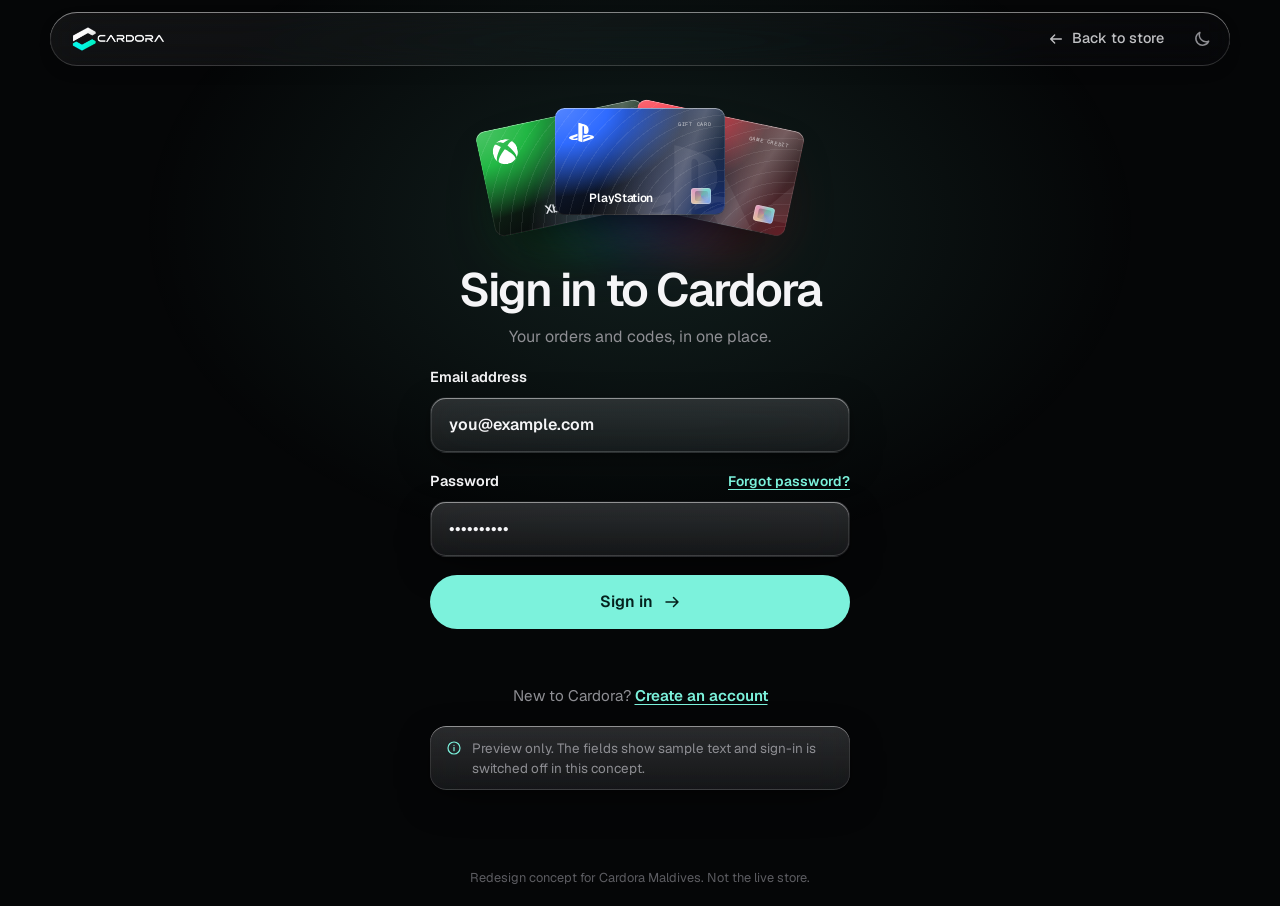
<file: login.html>
<!doctype html>
<html lang="en">
<head>
<meta charset="utf-8">
<meta name="viewport" content="width=device-width, initial-scale=1, viewport-fit=cover">
<title>Sign in — Cardora Maldives (redesign concept)</title>
<meta name="robots" content="noindex,nofollow">
<meta name="theme-color" content="#050607">
<link rel="icon" href="data:image/svg+xml,%3Csvg xmlns='http://www.w3.org/2000/svg' viewBox='0 0 32 32'%3E%3Crect width='32' height='32' rx='8' fill='%23050607'/%3E%3Cpath d='M8 13l8-5 8 5-8 5z' fill='%23fff'/%3E%3Cpath d='M8 19l8 5 8-5-3-2-5 3-5-3z' fill='%237cf2dc'/%3E%3C/svg%3E">


<link href="/assets/fonts/geist.css" rel="stylesheet">
<script>try { if (localStorage.getItem('cardora-v2-theme') === 'light') document.documentElement.dataset.theme = 'light'; } catch (e) {}</script>
<link rel="stylesheet" href="assets/auth.css?v=2">
</head>
<body>
<div class="light" aria-hidden="true"></div>
<header class="bar">
  <a href="index.html" aria-label="Cardora Maldives, back to the store"><img src="assets/cardora-logo.webp" alt="Cardora Maldives" width="93" height="24"></a>
  <div class="bar-right"><a class="back" href="index.html"><svg viewBox="0 0 24 24" fill="none" stroke="currentColor" stroke-width="2" stroke-linecap="round" stroke-linejoin="round"><path d="M20 12H4M10 6l-6 6 6 6"/></svg>Back to store</a><button class="icon-btn" id="themeBtn" aria-label="Switch theme"><svg class="moon" viewBox="0 0 24 24" fill="none" stroke="currentColor" stroke-width="1.8" stroke-linecap="round" stroke-linejoin="round"><path d="M20 14.500A8 8 0 0 1 9.500 4a8 8 0 1 0 10.500 10.500Z"/></svg><svg class="sun" viewBox="0 0 24 24" fill="none" stroke="currentColor" stroke-width="1.8" stroke-linecap="round"><circle cx="12" cy="12" r="4"/><path d="M12 3v2M12 19v2M3 12h2M19 12h2M5.600 5.600 7 7M17 17l1.400 1.400M5.600 18.400 7 17M17 7l1.400-1.400"/></svg></button></div>
</header>
<main><div class="box">
<div class="fan" aria-hidden="true"><span class="gc i-xbox" style="--c:#22b845;--d:#064d18"><i class="gc-water"></i><i class="gc-glyph"></i><span class="gc-kind">Gift card</span><span class="gc-name">Xbox</span><i class="gc-holo"></i></span><span class="gc i-valorant" style="--c:#ff4655;--d:#5c0f18"><i class="gc-water"></i><i class="gc-glyph"></i><span class="gc-kind">Game credit</span><span class="gc-name">Valorant</span><i class="gc-holo"></i></span><span class="gc i-playstation" style="--c:#2f6bff;--d:#0a1f6b"><i class="gc-water"></i><i class="gc-glyph"></i><span class="gc-kind">Gift card</span><span class="gc-name">PlayStation</span><i class="gc-holo"></i></span></div>
<h1 class="rise" style="--i:0">Sign in to Cardora</h1>
<p class="sub rise" style="--i:1">Your orders and codes, in one place.</p>
<label class="rise" style="--i:2">Email address<input value="you@example.com" readonly aria-readonly="true"></label>
<label class="rise" style="--i:3"><span class="label-row">Password<a class="link small" href="#" onclick="return false">Forgot password?</a></span><input value="••••••••••" readonly aria-readonly="true"></label>
<button class="btn rise" style="--i:4" id="signInBtn" type="button">Sign in <svg viewBox="0 0 24 24" fill="none" stroke="currentColor" stroke-width="2" stroke-linecap="round" stroke-linejoin="round"><path d="M4 12h16M14 6l6 6-6 6"/></svg></button>
<p class="status" id="status" role="status"></p>
<p class="alt rise" style="--i:5">New to Cardora? <a class="link" href="register.html">Create an account</a></p>
<p class="note rise" style="--i:6"><svg viewBox="0 0 24 24" fill="none" stroke="currentColor" stroke-width="1.8" stroke-linecap="round"><circle cx="12" cy="12" r="9"/><path d="M12 11v5M12 8h.01"/></svg><span>Preview only. The fields show sample text and sign-in is switched off in this concept.</span></p>
</div></main>
<footer>Redesign concept for Cardora Maldives. Not the live store.</footer>
<script>
(() => {
  const root = document.documentElement, btn = document.getElementById('themeBtn');
  const reduce = matchMedia('(prefers-reduced-motion: reduce)').matches;
  btn.addEventListener('click', () => {
    const next = root.dataset.theme === 'light' ? 'dark' : 'light';
    const apply = () => { if (next === 'light') root.dataset.theme = 'light'; else delete root.dataset.theme; };
    try { localStorage.setItem('cardora-v2-theme', next); } catch (e) {}
    if (!document.startViewTransition || reduce) { apply(); return; }
    const r = btn.getBoundingClientRect(), x = r.left + r.width / 2, y = r.top + r.height / 2, R = Math.hypot(Math.max(x, innerWidth - x), Math.max(y, innerHeight - y));
    const vt = document.startViewTransition(apply); vt.finished.catch(() => {}); vt.updateCallbackDone.catch(() => {});
    vt.ready.then(() => root.animate({ clipPath: ['circle(0px at ' + x + 'px ' + y + 'px)', 'circle(' + R + 'px at ' + x + 'px ' + y + 'px)'] }, { duration: 700, easing: 'cubic-bezier(.22,1,.36,1)', pseudoElement: '::view-transition-new(root)' })).catch(() => {});
  });
  const signIn = document.getElementById('signInBtn');
  if (signIn) signIn.addEventListener('click', () => { document.getElementById('status').textContent = 'Preview only. On the live site this signs you in and opens your orders.'; });
  const panes = [...document.querySelectorAll('.pane')], flow = [...document.querySelectorAll('.flow li')];
  document.querySelectorAll('[data-go]').forEach(b => b.addEventListener('click', e => { e.preventDefault(); const n = +b.dataset.go;
    panes.forEach((p, i) => { p.hidden = i !== n; }); flow.forEach((li, i) => li.classList.toggle('on', i <= n)); }));
})();
</script>
</body>
</html>
</file>
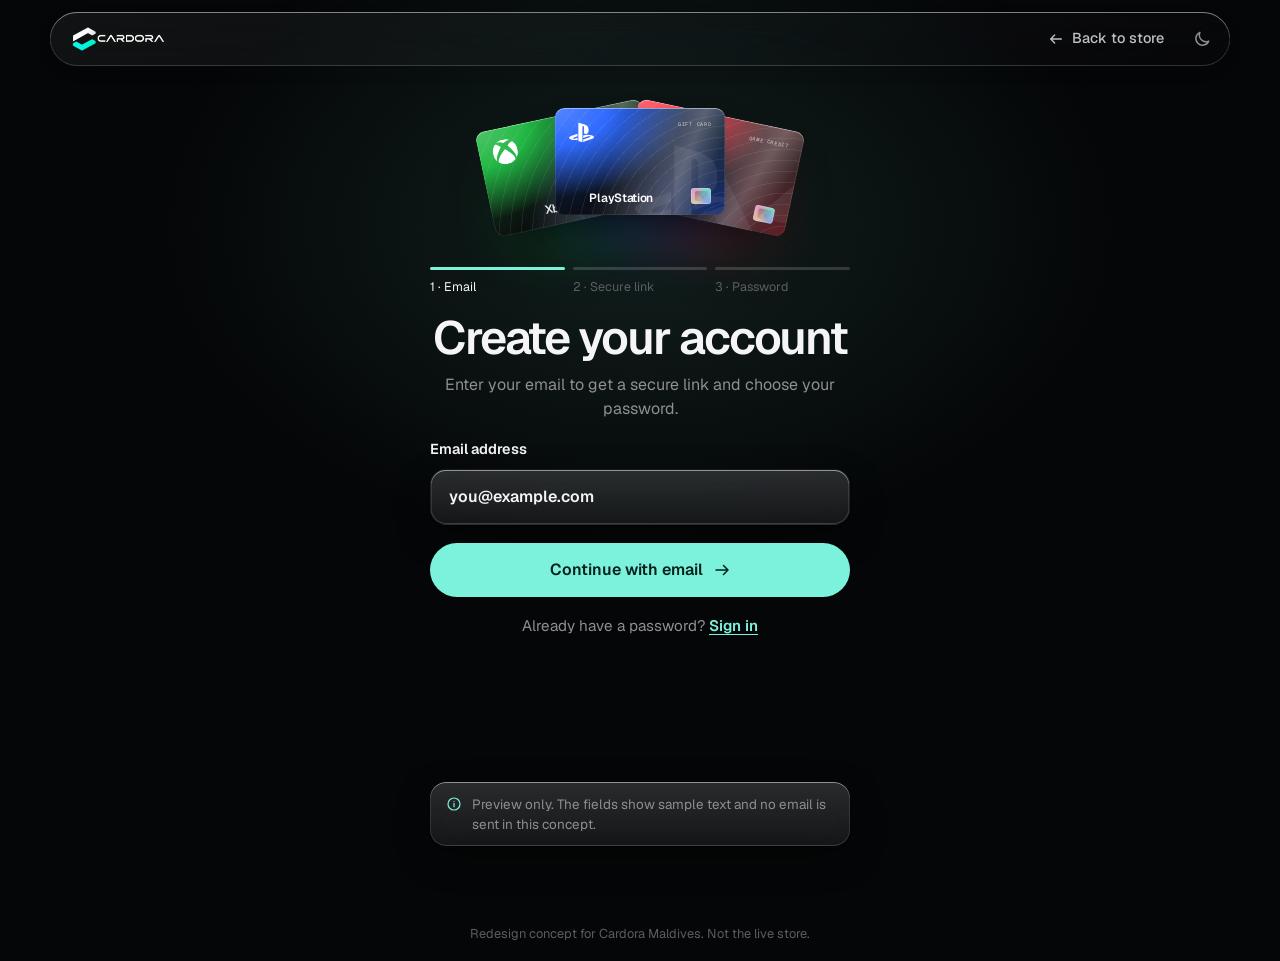
<file: register.html>
<!doctype html>
<html lang="en">
<head>
<meta charset="utf-8">
<meta name="viewport" content="width=device-width, initial-scale=1, viewport-fit=cover">
<title>Create your account — Cardora Maldives (redesign concept)</title>
<meta name="robots" content="noindex,nofollow">
<meta name="theme-color" content="#050607">
<link rel="icon" href="data:image/svg+xml,%3Csvg xmlns='http://www.w3.org/2000/svg' viewBox='0 0 32 32'%3E%3Crect width='32' height='32' rx='8' fill='%23050607'/%3E%3Cpath d='M8 13l8-5 8 5-8 5z' fill='%23fff'/%3E%3Cpath d='M8 19l8 5 8-5-3-2-5 3-5-3z' fill='%237cf2dc'/%3E%3C/svg%3E">


<link href="/assets/fonts/geist.css" rel="stylesheet">
<script>try { if (localStorage.getItem('cardora-v2-theme') === 'light') document.documentElement.dataset.theme = 'light'; } catch (e) {}</script>
<link rel="stylesheet" href="assets/auth.css?v=2">
</head>
<body>
<div class="light" aria-hidden="true"></div>
<header class="bar">
  <a href="index.html" aria-label="Cardora Maldives, back to the store"><img src="assets/cardora-logo.webp" alt="Cardora Maldives" width="93" height="24"></a>
  <div class="bar-right"><a class="back" href="index.html"><svg viewBox="0 0 24 24" fill="none" stroke="currentColor" stroke-width="2" stroke-linecap="round" stroke-linejoin="round"><path d="M20 12H4M10 6l-6 6 6 6"/></svg>Back to store</a><button class="icon-btn" id="themeBtn" aria-label="Switch theme"><svg class="moon" viewBox="0 0 24 24" fill="none" stroke="currentColor" stroke-width="1.8" stroke-linecap="round" stroke-linejoin="round"><path d="M20 14.500A8 8 0 0 1 9.500 4a8 8 0 1 0 10.500 10.500Z"/></svg><svg class="sun" viewBox="0 0 24 24" fill="none" stroke="currentColor" stroke-width="1.8" stroke-linecap="round"><circle cx="12" cy="12" r="4"/><path d="M12 3v2M12 19v2M3 12h2M19 12h2M5.600 5.600 7 7M17 17l1.400 1.400M5.600 18.400 7 17M17 7l1.400-1.400"/></svg></button></div>
</header>
<main><div class="box">
<div class="fan" aria-hidden="true"><span class="gc i-xbox" style="--c:#22b845;--d:#064d18"><i class="gc-water"></i><i class="gc-glyph"></i><span class="gc-kind">Gift card</span><span class="gc-name">Xbox</span><i class="gc-holo"></i></span><span class="gc i-valorant" style="--c:#ff4655;--d:#5c0f18"><i class="gc-water"></i><i class="gc-glyph"></i><span class="gc-kind">Game credit</span><span class="gc-name">Valorant</span><i class="gc-holo"></i></span><span class="gc i-playstation" style="--c:#2f6bff;--d:#0a1f6b"><i class="gc-water"></i><i class="gc-glyph"></i><span class="gc-kind">Gift card</span><span class="gc-name">PlayStation</span><i class="gc-holo"></i></span></div>
<ol class="flow rise" style="--i:0" aria-label="Steps"><li class="on">1 · Email</li><li>2 · Secure link</li><li>3 · Password</li></ol>
<div class="panes">
  <div class="pane">
    <h1 class="rise" style="--i:1">Create your account</h1>
    <p class="sub rise" style="--i:2">Enter your email to get a secure link and choose your password.</p>
    <label class="rise" style="--i:3">Email address<input value="you@example.com" readonly aria-readonly="true"></label>
    <button class="btn rise" style="--i:4" type="button" data-go="1">Continue with email <svg viewBox="0 0 24 24" fill="none" stroke="currentColor" stroke-width="2" stroke-linecap="round" stroke-linejoin="round"><path d="M4 12h16M14 6l6 6-6 6"/></svg></button>
    <p class="alt rise" style="--i:5">Already have a password? <a class="link" href="login.html">Sign in</a></p>
  </div>
  <div class="pane" hidden>
    <span class="sent-ico"><svg viewBox="0 0 24 24" fill="none" stroke="currentColor" stroke-width="2.6" stroke-linecap="round" stroke-linejoin="round"><path d="m5 12 5 5 9-10"/></svg></span>
    <h2>Check your email</h2>
    <p class="sub">We sent a secure link to <b>you@example.com</b>. Open it on this device to choose your password.</p>
    <button class="btn" type="button" data-go="2">See the next step <svg viewBox="0 0 24 24" fill="none" stroke="currentColor" stroke-width="2" stroke-linecap="round" stroke-linejoin="round"><path d="M4 12h16M14 6l6 6-6 6"/></svg></button>
    <p class="alt"><a class="link" href="#" data-go="0">Use a different email</a></p>
  </div>
  <div class="pane" hidden>
    <h2>Choose your password</h2>
    <p class="sub">Use at least 8 characters.</p>
    <label>New password<input value="••••••••••" readonly aria-readonly="true"></label>
    <label>Confirm password<input value="••••••••••" readonly aria-readonly="true"></label>
    <a class="btn" href="index.html#browse">Create account and start shopping <svg viewBox="0 0 24 24" fill="none" stroke="currentColor" stroke-width="2" stroke-linecap="round" stroke-linejoin="round"><path d="M4 12h16M14 6l6 6-6 6"/></svg></a>
    <p class="alt"><a class="link" href="#" data-go="0">Start again</a></p>
  </div>
</div>
<p class="note rise" style="--i:6"><svg viewBox="0 0 24 24" fill="none" stroke="currentColor" stroke-width="1.8" stroke-linecap="round"><circle cx="12" cy="12" r="9"/><path d="M12 11v5M12 8h.01"/></svg><span>Preview only. The fields show sample text and no email is sent in this concept.</span></p>
</div></main>
<footer>Redesign concept for Cardora Maldives. Not the live store.</footer>
<script>
(() => {
  const root = document.documentElement, btn = document.getElementById('themeBtn');
  const reduce = matchMedia('(prefers-reduced-motion: reduce)').matches;
  btn.addEventListener('click', () => {
    const next = root.dataset.theme === 'light' ? 'dark' : 'light';
    const apply = () => { if (next === 'light') root.dataset.theme = 'light'; else delete root.dataset.theme; };
    try { localStorage.setItem('cardora-v2-theme', next); } catch (e) {}
    if (!document.startViewTransition || reduce) { apply(); return; }
    const r = btn.getBoundingClientRect(), x = r.left + r.width / 2, y = r.top + r.height / 2, R = Math.hypot(Math.max(x, innerWidth - x), Math.max(y, innerHeight - y));
    const vt = document.startViewTransition(apply); vt.finished.catch(() => {}); vt.updateCallbackDone.catch(() => {});
    vt.ready.then(() => root.animate({ clipPath: ['circle(0px at ' + x + 'px ' + y + 'px)', 'circle(' + R + 'px at ' + x + 'px ' + y + 'px)'] }, { duration: 700, easing: 'cubic-bezier(.22,1,.36,1)', pseudoElement: '::view-transition-new(root)' })).catch(() => {});
  });
  const signIn = document.getElementById('signInBtn');
  if (signIn) signIn.addEventListener('click', () => { document.getElementById('status').textContent = 'Preview only. On the live site this signs you in and opens your orders.'; });
  const panes = [...document.querySelectorAll('.pane')], flow = [...document.querySelectorAll('.flow li')];
  document.querySelectorAll('[data-go]').forEach(b => b.addEventListener('click', e => { e.preventDefault(); const n = +b.dataset.go;
    panes.forEach((p, i) => { p.hidden = i !== n; }); flow.forEach((li, i) => li.classList.toggle('on', i <= n)); }));
})();
</script>
</body>
</html>
</file>
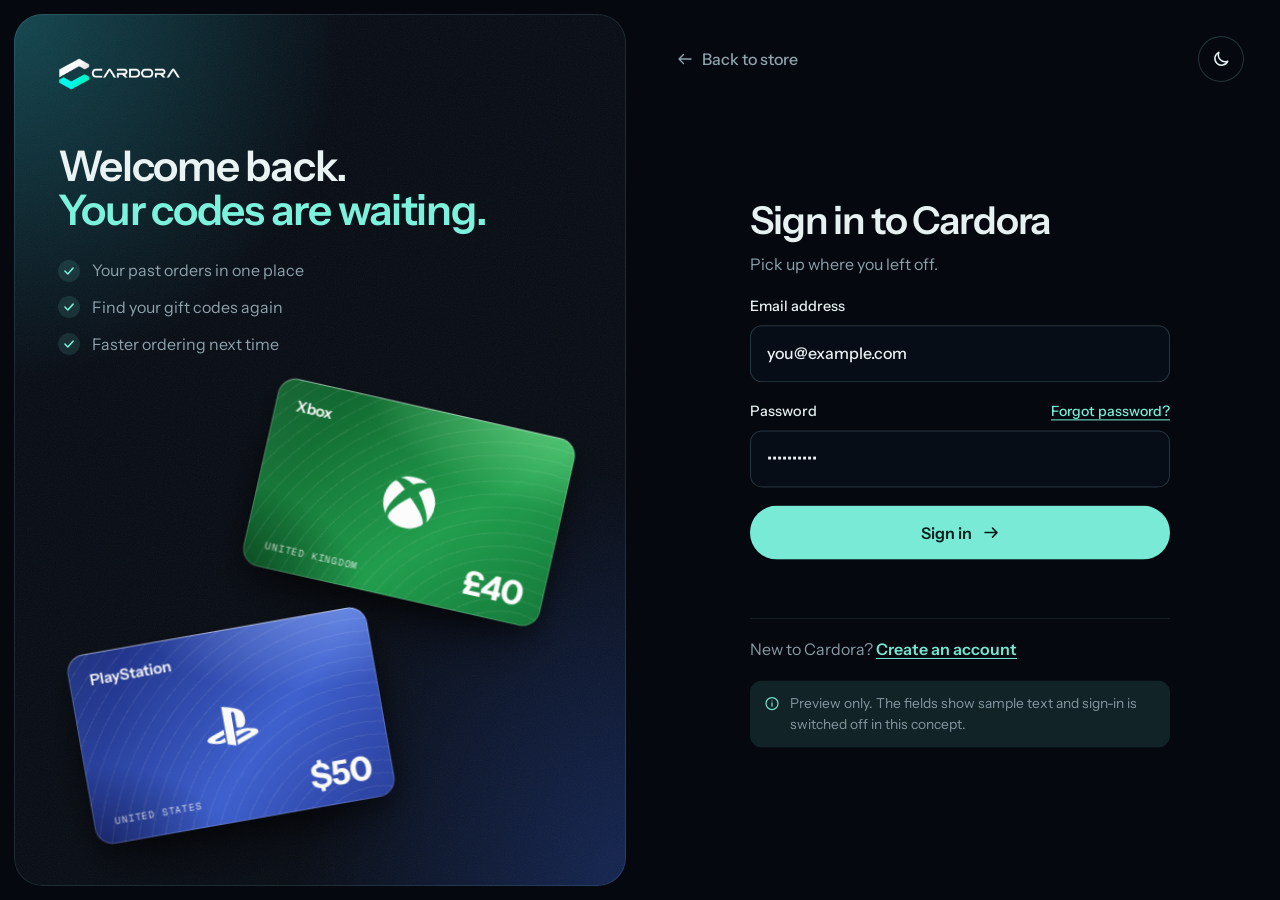
<file: v1/login.html>
<!doctype html>
<html lang="en">
<head>
<meta charset="utf-8">
<meta name="viewport" content="width=device-width, initial-scale=1, viewport-fit=cover">
<title>Sign in — Cardora Maldives (concept redesign)</title>
<meta name="robots" content="noindex,nofollow">
<meta name="theme-color" content="#05090f">
<link rel="icon" href="data:image/svg+xml,%3Csvg xmlns='http://www.w3.org/2000/svg' viewBox='0 0 32 32'%3E%3Crect width='32' height='32' rx='8' fill='%2305090f'/%3E%3Cpath d='M8 13l8-5 8 5-8 5z' fill='%23fff'/%3E%3Cpath d='M8 19l8 5 8-5-3-2-5 3-5-3z' fill='%237cf2dc'/%3E%3C/svg%3E">
<link rel="preconnect" href="https://fonts.googleapis.com">
<link rel="preconnect" href="https://fonts.gstatic.com" crossorigin>
<link href="https://fonts.googleapis.com/css2?family=Instrument+Sans:wght@400;500;600;700&family=Geist+Mono:wght@400;500&display=swap" rel="stylesheet">
<script>
  if (!matchMedia('(prefers-reduced-motion: reduce)').matches) document.documentElement.classList.add('js-motion');
  try { if (localStorage.getItem('cardora-concept-theme') === 'light') document.documentElement.dataset.theme = 'light'; } catch (e) {}
</script>
<link rel="stylesheet" href="assets/auth.css">
</head>
<body>
<main class="auth-grid">
  <aside class="auth-brand">
    <a class="brand" href="index.html" aria-label="Cardora Maldives, back to the store"><img src="assets/cardora-logo.webp" alt="Cardora Maldives" width="124" height="32"></a>
    <div class="auth-pitch">
      <h2 aria-label="Welcome back. Your codes are waiting."><span class="line" aria-hidden="true"><span>Welcome back.</span></span><span class="line" aria-hidden="true"><span class="accent">Your codes are waiting.</span></span></h2>
      <ul>
        <li data-in><svg viewBox="0 0 24 24" fill="none" stroke="currentColor" stroke-width="2.6" stroke-linecap="round" stroke-linejoin="round"><path d="m5 12 5 5 9-10"/></svg>Your past orders in one place</li>
        <li data-in><svg viewBox="0 0 24 24" fill="none" stroke="currentColor" stroke-width="2.6" stroke-linecap="round" stroke-linejoin="round"><path d="m5 12 5 5 9-10"/></svg>Find your gift codes again</li>
        <li data-in><svg viewBox="0 0 24 24" fill="none" stroke="currentColor" stroke-width="2.6" stroke-linecap="round" stroke-linejoin="round"><path d="m5 12 5 5 9-10"/></svg>Faster ordering next time</li>
      </ul>
    </div>
    <div class="auth-stage" aria-hidden="true"><div class="auth-tilt">
      <div class="gc-wrap xb"><div class="gc xb"><span class="gc-brand">Xbox</span><img class="gc-logo" src="assets/xbox.svg" alt=""><span class="gc-region">United Kingdom</span><span class="gc-value">£40</span></div></div>
      <div class="gc-wrap ps"><div class="gc ps"><span class="gc-brand">PlayStation</span><img class="gc-logo" src="assets/playstation.svg" alt=""><span class="gc-region">United States</span><span class="gc-value">$50</span></div></div>
    </div></div>
  </aside>

  <section class="auth-form">
    <div class="auth-top">
      <a class="back" href="index.html"><svg viewBox="0 0 24 24" fill="none" stroke="currentColor" stroke-width="1.8" stroke-linecap="round" stroke-linejoin="round"><path d="M20 12H4M10 6l-6 6 6 6"/></svg>Back to store</a>
      <button class="icon-btn theme-btn" id="themeBtn" aria-label="Switch to light mode"><svg class="moon" viewBox="0 0 24 24" fill="none" stroke="currentColor" stroke-width="1.8" stroke-linecap="round" stroke-linejoin="round"><path d="M20 14.500A8 8 0 0 1 9.500 4a8 8 0 1 0 10.500 10.500Z"/></svg><svg class="sun" viewBox="0 0 24 24" fill="none" stroke="currentColor" stroke-width="1.8" stroke-linecap="round"><circle cx="12" cy="12" r="4"/><path d="M12 3v2M12 19v2M3 12h2M19 12h2M5.600 5.600 7 7M17 17l1.400 1.400M5.600 18.400 7 17M17 7l1.400-1.400"/></svg></button>
    </div>
    <div class="auth-card">
      <h1 data-in>Sign in to Cardora</h1>
      <p class="sub" data-in>Pick up where you left off.</p>
      <label data-in>Email address<input value="you@example.com" readonly aria-readonly="true"></label>
      <label data-in><span class="label-row">Password<a class="link small" href="#" onclick="return false">Forgot password?</a></span><input value="••••••••••" readonly aria-readonly="true"></label>
      <button class="btn" id="signInBtn" type="button" data-in>Sign in <svg viewBox="0 0 24 24" fill="none" stroke="currentColor" stroke-width="2" stroke-linecap="round" stroke-linejoin="round"><path d="M4 12h16M14 6l6 6-6 6"/></svg></button>
      <p class="status" id="status" role="status"></p>
      <p class="alt" data-in>New to Cardora? <a class="link" href="register.html">Create an account</a></p>
<p class="preview-note" data-in><svg viewBox="0 0 24 24" fill="none" stroke="currentColor" stroke-width="1.8" stroke-linecap="round"><circle cx="12" cy="12" r="9"/><path d="M12 11v5M12 8h.01"/></svg><span>Preview only. The fields show sample text and sign-in is switched off in this concept.</span></p>
    </div>
  </section>
</main>
<script src="https://cdnjs.cloudflare.com/ajax/libs/gsap/3.12.5/gsap.min.js"></script>
<script src="assets/auth.js"></script>
</body>
</html>
</file>
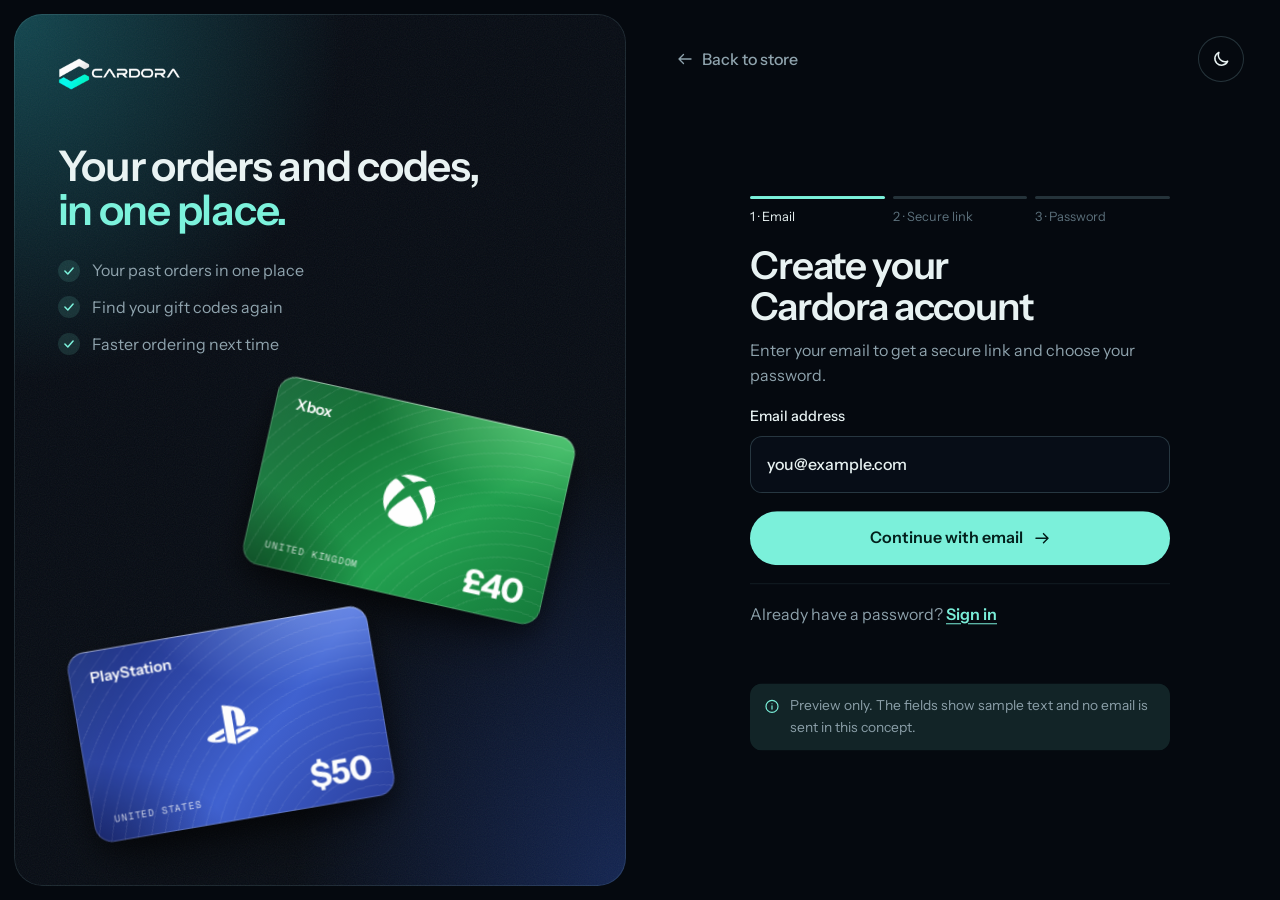
<file: v1/register.html>
<!doctype html>
<html lang="en">
<head>
<meta charset="utf-8">
<meta name="viewport" content="width=device-width, initial-scale=1, viewport-fit=cover">
<title>Create your account — Cardora Maldives (concept redesign)</title>
<meta name="robots" content="noindex,nofollow">
<meta name="theme-color" content="#05090f">
<link rel="icon" href="data:image/svg+xml,%3Csvg xmlns='http://www.w3.org/2000/svg' viewBox='0 0 32 32'%3E%3Crect width='32' height='32' rx='8' fill='%2305090f'/%3E%3Cpath d='M8 13l8-5 8 5-8 5z' fill='%23fff'/%3E%3Cpath d='M8 19l8 5 8-5-3-2-5 3-5-3z' fill='%237cf2dc'/%3E%3C/svg%3E">
<link rel="preconnect" href="https://fonts.googleapis.com">
<link rel="preconnect" href="https://fonts.gstatic.com" crossorigin>
<link href="https://fonts.googleapis.com/css2?family=Instrument+Sans:wght@400;500;600;700&family=Geist+Mono:wght@400;500&display=swap" rel="stylesheet">
<script>
  if (!matchMedia('(prefers-reduced-motion: reduce)').matches) document.documentElement.classList.add('js-motion');
  try { if (localStorage.getItem('cardora-concept-theme') === 'light') document.documentElement.dataset.theme = 'light'; } catch (e) {}
</script>
<link rel="stylesheet" href="assets/auth.css">
</head>
<body>
<main class="auth-grid">
  <aside class="auth-brand">
    <a class="brand" href="index.html" aria-label="Cardora Maldives, back to the store"><img src="assets/cardora-logo.webp" alt="Cardora Maldives" width="124" height="32"></a>
    <div class="auth-pitch">
      <h2 aria-label="Your orders and codes, in one place."><span class="line" aria-hidden="true"><span>Your orders and codes,</span></span><span class="line" aria-hidden="true"><span class="accent">in one place.</span></span></h2>
      <ul>
        <li data-in><svg viewBox="0 0 24 24" fill="none" stroke="currentColor" stroke-width="2.6" stroke-linecap="round" stroke-linejoin="round"><path d="m5 12 5 5 9-10"/></svg>Your past orders in one place</li>
        <li data-in><svg viewBox="0 0 24 24" fill="none" stroke="currentColor" stroke-width="2.6" stroke-linecap="round" stroke-linejoin="round"><path d="m5 12 5 5 9-10"/></svg>Find your gift codes again</li>
        <li data-in><svg viewBox="0 0 24 24" fill="none" stroke="currentColor" stroke-width="2.6" stroke-linecap="round" stroke-linejoin="round"><path d="m5 12 5 5 9-10"/></svg>Faster ordering next time</li>
      </ul>
    </div>
    <div class="auth-stage" aria-hidden="true"><div class="auth-tilt">
      <div class="gc-wrap xb"><div class="gc xb"><span class="gc-brand">Xbox</span><img class="gc-logo" src="assets/xbox.svg" alt=""><span class="gc-region">United Kingdom</span><span class="gc-value">£40</span></div></div>
      <div class="gc-wrap ps"><div class="gc ps"><span class="gc-brand">PlayStation</span><img class="gc-logo" src="assets/playstation.svg" alt=""><span class="gc-region">United States</span><span class="gc-value">$50</span></div></div>
    </div></div>
  </aside>

  <section class="auth-form">
    <div class="auth-top">
      <a class="back" href="index.html"><svg viewBox="0 0 24 24" fill="none" stroke="currentColor" stroke-width="1.8" stroke-linecap="round" stroke-linejoin="round"><path d="M20 12H4M10 6l-6 6 6 6"/></svg>Back to store</a>
      <button class="icon-btn theme-btn" id="themeBtn" aria-label="Switch to light mode"><svg class="moon" viewBox="0 0 24 24" fill="none" stroke="currentColor" stroke-width="1.8" stroke-linecap="round" stroke-linejoin="round"><path d="M20 14.500A8 8 0 0 1 9.500 4a8 8 0 1 0 10.500 10.500Z"/></svg><svg class="sun" viewBox="0 0 24 24" fill="none" stroke="currentColor" stroke-width="1.8" stroke-linecap="round"><circle cx="12" cy="12" r="4"/><path d="M12 3v2M12 19v2M3 12h2M19 12h2M5.600 5.600 7 7M17 17l1.400 1.400M5.600 18.400 7 17M17 7l1.400-1.400"/></svg></button>
    </div>
    <div class="auth-card">
      <ol class="flow" data-in aria-label="Steps">
        <li class="on">1 · Email</li><li>2 · Secure link</li><li>3 · Password</li>
      </ol>
      <div class="panes">
        <div class="pane">
          <h1 data-in>Create your Cardora account</h1>
          <p class="sub" data-in>Enter your email to get a secure link and choose your password.</p>
          <label data-in>Email address<input value="you@example.com" readonly aria-readonly="true"></label>
          <button class="btn" type="button" data-go="1" data-in>Continue with email <svg viewBox="0 0 24 24" fill="none" stroke="currentColor" stroke-width="2" stroke-linecap="round" stroke-linejoin="round"><path d="M4 12h16M14 6l6 6-6 6"/></svg></button>
          <p class="alt" data-in>Already have a password? <a class="link" href="login.html">Sign in</a></p>
        </div>
        <div class="pane" hidden>
          <div class="sent">
            <span class="sent-ico"><svg viewBox="0 0 24 24" fill="none" stroke="currentColor" stroke-width="1.8" stroke-linecap="round" stroke-linejoin="round"><rect x="3" y="5" width="18" height="14" rx="3"/><path d="m4 7 8 6 8-6"/><path class="tick" d="m14.500 16 2 2 4-4.500" stroke-width="2.200"/></svg></span>
            <h2>Check your email</h2>
            <p>We sent a secure link to <b>you@example.com</b>. Open it on this device to choose your password.</p>
          </div>
          <button class="btn" type="button" data-go="2">See the next step <svg viewBox="0 0 24 24" fill="none" stroke="currentColor" stroke-width="2" stroke-linecap="round" stroke-linejoin="round"><path d="M4 12h16M14 6l6 6-6 6"/></svg></button>
          <p class="alt"><a class="link" href="#" data-go="0" onclick="return false">Use a different email</a></p>
        </div>
        <div class="pane" hidden>
          <h2 style="font-size:clamp(1.9rem,3vw,2.6rem);line-height:1.08;letter-spacing:-.03em;font-weight:600">Choose your password</h2>
          <p class="sub">Use at least 8 characters.</p>
          <label>New password<input value="••••••••••" readonly aria-readonly="true"></label>
          <label>Confirm password<input value="••••••••••" readonly aria-readonly="true"></label>
          <a class="btn" href="index.html#shop">Create account and start shopping <svg viewBox="0 0 24 24" fill="none" stroke="currentColor" stroke-width="2" stroke-linecap="round" stroke-linejoin="round"><path d="M4 12h16M14 6l6 6-6 6"/></svg></a>
          <p class="alt"><a class="link" href="#" data-go="0" onclick="return false">Start again</a></p>
        </div>
      </div>
<p class="preview-note" data-in><svg viewBox="0 0 24 24" fill="none" stroke="currentColor" stroke-width="1.8" stroke-linecap="round"><circle cx="12" cy="12" r="9"/><path d="M12 11v5M12 8h.01"/></svg><span>Preview only. The fields show sample text and no email is sent in this concept.</span></p>
    </div>
  </section>
</main>
<script src="https://cdnjs.cloudflare.com/ajax/libs/gsap/3.12.5/gsap.min.js"></script>
<script src="assets/auth.js"></script>
</body>
</html>
</file>
<file: assets/fonts/geist.css>
@font-face{font-family:'Geist';font-style:normal;font-weight:100 900;font-display:swap;src:url('sans.woff2') format('woff2')}
@font-face{font-family:'Geist Mono';font-style:normal;font-weight:100 900;font-display:swap;src:url('mono.woff2') format('woff2')}
</file>
<file: assets/auth.css>
/* Cardora redesign concept: sign-in and create-account pages. Same tokens and card drawing as the store. */
:root{
  --bg:#050607; --bg-2:#0b0c0e; --surface:#101114; --surface-2:#1a1b1f;
  --line:rgba(255,255,255,.08); --line-2:rgba(255,255,255,.16);
  --text:#f5f5f7; --muted:#8e8e93; --dim:#5c5c61;
  --accent:#7cf2dc; --accent-ink:#04211d; --accent-soft:rgba(124,242,220,.11); --accent-hover:#a5f7e9;
  --ease:cubic-bezier(.22,1,.36,1);
  --sans:"Geist",system-ui,-apple-system,"Segoe UI",sans-serif; --mono:"Geist Mono",ui-monospace,Consolas,monospace;
  color-scheme:dark;
}
:root[data-theme="light"]{
  --bg:#f5f5f7; --bg-2:#ffffff; --surface:#ffffff; --surface-2:#e9e9ed;
  --line:rgba(0,0,0,.08); --line-2:rgba(0,0,0,.2);
  --text:#101114; --muted:#6a6a70; --dim:#98989e;
  --accent:#0c6c60; --accent-ink:#ffffff; --accent-soft:rgba(12,108,96,.1); --accent-hover:#0a574d;
  color-scheme:light;
}
::view-transition-old(root),::view-transition-new(root){animation:none;mix-blend-mode:normal}
*,*::before,*::after{box-sizing:border-box}
html{-webkit-text-size-adjust:100%;-webkit-tap-highlight-color:transparent}
body{margin:0;min-height:100svh;display:flex;flex-direction:column;background:var(--bg);color:var(--text);font-family:var(--sans);line-height:1.5;-webkit-font-smoothing:antialiased;overflow-x:clip}
img,svg{display:block;max-width:100%}
a{color:inherit;text-decoration:none}
button{font:inherit;color:inherit;background:none;border:0;padding:0;cursor:pointer;touch-action:manipulation}
h1,h2,p,ol{margin:0;padding:0}
h1,h2{font-weight:600;letter-spacing:-.045em;text-wrap:balance}
:focus-visible{outline:2px solid var(--accent);outline-offset:3px;border-radius:8px}
.light{position:fixed;left:50%;top:-12%;width:min(1000px,130%);aspect-ratio:1.5;translate:-50% 0;background:radial-gradient(closest-side,var(--accent-soft),transparent);pointer-events:none;z-index:-1}

.bar{display:flex;align-items:center;justify-content:space-between;gap:12px;padding:14px clamp(16px,4vw,40px)}
.bar img{height:24px;width:auto}
:root[data-theme="light"] .bar img{filter:brightness(0)}
.bar-right{display:flex;align-items:center;gap:4px}
.back{display:inline-flex;align-items:center;gap:8px;min-height:40px;padding:0 14px;border-radius:999px;color:var(--muted);font-size:.9rem;font-weight:500;transition:color .2s,background-color .2s}
.back svg{width:16px;height:16px;transition:transform .3s var(--ease)}
.icon-btn{width:40px;height:40px;border-radius:50%;display:grid;place-items:center;color:var(--muted);transition:background-color .2s,color .2s,transform .14s var(--ease)}
.icon-btn:active{transform:scale(.94)}
.icon-btn svg{width:20px;height:20px}
.icon-btn .sun{display:none}
:root[data-theme="light"] .icon-btn .sun{display:block}
:root[data-theme="light"] .icon-btn .moon{display:none}
@media (hover:hover){.back:hover{color:var(--text);background:var(--surface-2)}.back:hover svg{transform:translateX(-3px)}.icon-btn:hover{background:var(--surface-2);color:var(--text)}}

main{flex:1;display:grid;place-items:center;padding:clamp(10px,3vh,40px) 20px 60px}
.box{width:min(420px,100%);display:grid;gap:18px;text-align:center}
.fan{position:relative;height:150px;margin-bottom:6px}
.fan .gc{position:absolute;left:50%;top:50%;width:170px}
.fan .gc:nth-child(1){transform:translate(-92%,-50%) rotate(-12deg);animation:in1 1.1s var(--ease) both}
.fan .gc:nth-child(2){transform:translate(-8%,-50%) rotate(12deg);animation:in2 1.1s var(--ease) .06s both}
.fan .gc:nth-child(3){transform:translate(-50%,-56%);animation:in3 1.1s var(--ease) .12s both}
@keyframes in1{from{opacity:0;transform:translate(-50%,-10%) rotate(0) scale(.8)}}
@keyframes in2{from{opacity:0;transform:translate(-50%,-10%) rotate(0) scale(.8)}}
@keyframes in3{from{opacity:0;transform:translate(-50%,-10%) scale(.8)}}
h1,.pane h2{font-size:clamp(2rem,6vw,2.9rem);line-height:1}
.sub{color:var(--muted);margin-top:-6px}
.rise{animation:rise .9s var(--ease) both;animation-delay:calc(var(--i,0)*70ms + 200ms)}
@keyframes rise{from{opacity:0;transform:translateY(20px)}}
label{display:grid;gap:8px;text-align:start;font-size:.9rem;font-weight:600}
.label-row{display:flex;justify-content:space-between;align-items:baseline}
input{font:inherit;font-size:1rem;color:var(--text);background:var(--surface);border:1px solid var(--line-2);border-radius:16px;padding:15px 18px;width:100%;transition:border-color .2s,box-shadow .2s}
input:focus{outline:0;border-color:var(--accent);box-shadow:0 0 0 5px var(--accent-soft)}
input[readonly]{cursor:default}
.btn{position:relative;overflow:hidden;display:inline-flex;align-items:center;justify-content:center;gap:10px;min-height:54px;padding:0 26px;border-radius:999px;font-weight:600;background:var(--accent);color:var(--accent-ink);transition:transform .14s var(--ease),background-color .2s}
.btn:active{transform:scale(.97)}
.btn svg{width:18px;height:18px;transition:transform .3s var(--ease)}
.btn::after{content:"";position:absolute;inset:0;background:linear-gradient(105deg,transparent 35%,rgba(255,255,255,.5) 50%,transparent 65%);transform:translateX(-130%);transition:transform .8s var(--ease);pointer-events:none}
@media (hover:hover) and (pointer:fine){.btn:hover{background:var(--accent-hover)}.btn:hover svg{transform:translateX(4px)}.btn:hover::after{transform:translateX(130%)}}
.link{color:var(--accent);font-weight:600;text-decoration:underline;text-underline-offset:3px}
.small{font-size:.86rem}
.alt{color:var(--muted);font-size:.95rem}
.status{color:var(--accent);font-size:.92rem;min-height:1.4em}
.note{display:flex;gap:10px;align-items:flex-start;text-align:start;padding:12px 16px;border-radius:16px;background:var(--surface);box-shadow:inset 0 0 0 1px var(--line);font-size:.84rem;color:var(--muted)}
.note svg{width:16px;height:16px;flex:none;margin-top:2px;color:var(--accent)}
.flow{display:grid;grid-template-columns:repeat(3,minmax(0,1fr));gap:8px;list-style:none}
.flow li{display:grid;gap:8px;font-size:.78rem;color:var(--dim);text-align:start;transition:color .4s}
.flow li::before{content:"";height:3px;border-radius:3px;background:var(--line-2);transition:background-color .5s var(--ease)}
.flow li.on{color:var(--text)}
.flow li.on::before{background:var(--accent)}
.panes{display:grid}
.pane{grid-area:1/1;display:grid;gap:18px;align-content:start;transition:opacity .35s var(--ease),transform .5s var(--ease),visibility 0s}
.pane[hidden]{display:grid;visibility:hidden;opacity:0;transform:translateY(16px);pointer-events:none;transition:opacity .2s,transform .2s,visibility 0s .2s}
.sent-ico{width:64px;height:64px;margin-inline:auto;border-radius:50%;background:var(--accent);color:var(--accent-ink);display:grid;place-items:center}
.sent-ico svg{width:30px;height:30px}
.sent-ico path{stroke-dasharray:30;stroke-dashoffset:30;transition:stroke-dashoffset .6s var(--ease) .3s}
.pane:not([hidden]) .sent-ico path{stroke-dashoffset:0}
footer{padding:18px;text-align:center;color:var(--dim);font-size:.8rem}
@media (prefers-reduced-motion:reduce){*,*::before,*::after{animation:none!important;transition-duration:.01ms!important}}

/* the card (copied from the store) */
.gc{--sx:30%;position:relative;display:block;aspect-ratio:1.586;border-radius:5.6%/8.9%;overflow:hidden;isolation:isolate;color:#fff;container-type:inline-size;
  background:
    radial-gradient(120% 130% at 0% 0%,color-mix(in srgb,var(--c) 82%,#fff 18%) 0%,var(--c) 26%,transparent 64%),
    radial-gradient(90% 120% at 100% 100%,var(--d),transparent 72%),
    linear-gradient(160deg,color-mix(in srgb,var(--c) 38%,#07080a),#07080a 80%);
  box-shadow:inset 0 1px 0 rgba(255,255,255,.4),inset 0 0 0 1px rgba(255,255,255,.1),inset 0 -1px 0 rgba(0,0,0,.6),0 26px 50px -20px rgba(0,0,0,.85),0 34px 70px -34px color-mix(in srgb,var(--c) 75%,transparent)}
.gc::before{content:"";position:absolute;inset:0;z-index:-1;background:repeating-radial-gradient(circle at 104% 130%,rgba(255,255,255,.07) 0 1px,transparent 1px 11px)}
.gc::after{content:"";position:absolute;inset:0;background:linear-gradient(112deg,transparent 32%,rgba(255,255,255,.3) 47%,rgba(190,255,245,.1) 53%,transparent 66%);background-size:280% 100%;background-position:var(--sx) 0;mix-blend-mode:screen;pointer-events:none}
.gc-water{position:absolute;right:-9%;bottom:-22%;width:62%;aspect-ratio:1;background:#fff;opacity:.07;-webkit-mask:var(--m) center/contain no-repeat;mask:var(--m) center/contain no-repeat}
.gc-glyph{position:absolute;left:8%;top:11%;width:15%;aspect-ratio:1;background:#fff;-webkit-mask:var(--m) center/contain no-repeat;mask:var(--m) center/contain no-repeat}
.gc-glyph.txt{width:auto;aspect-ratio:auto;background:none;-webkit-mask:none;mask:none;font-style:normal;font-weight:800;letter-spacing:-.04em;font-size:11cqw;line-height:1.3}
.gc-kind{position:absolute;right:8%;top:12.500%;font-family:var(--mono);font-size:3cqw;letter-spacing:.14em;text-transform:uppercase;opacity:.72}
.gc-name{position:absolute;left:8%;bottom:10%;right:30%;font-weight:600;font-size:7cqw;line-height:1.05;letter-spacing:-.025em}
.gc-holo{position:absolute;right:8%;bottom:10.500%;width:12%;aspect-ratio:1.3;border-radius:1.800cqw;background:conic-gradient(from 40deg,#7cf2dc,#8fb4ff,#ffd6a5,#ff9ecb,#7cf2dc);opacity:.85;box-shadow:inset 0 0 0 1px rgba(255,255,255,.35)}
.gc-holo::after{content:"";position:absolute;inset:18%;border-radius:1cqw;background:linear-gradient(135deg,rgba(0,0,0,.35),rgba(255,255,255,.15))}

/* icons are set here (not inline) so their paths resolve from this stylesheet */
.gc.i-xbox .gc-glyph,.gc.i-xbox .gc-water{-webkit-mask:url(icons/xbox.svg) center/contain no-repeat;mask:url(icons/xbox.svg) center/contain no-repeat}
.gc.i-valorant .gc-glyph,.gc.i-valorant .gc-water{-webkit-mask:url(icons/valorant.svg) center/contain no-repeat;mask:url(icons/valorant.svg) center/contain no-repeat}
.gc.i-playstation .gc-glyph,.gc.i-playstation .gc-water{-webkit-mask:url(icons/playstation.svg) center/contain no-repeat;mask:url(icons/playstation.svg) center/contain no-repeat}

/* LIQUID GLASS: same material as the store, on the floating bar and the fields */
:root{--glass:linear-gradient(180deg,rgba(255,255,255,.14),rgba(255,255,255,.05)),linear-gradient(rgba(12,13,16,.44),rgba(12,13,16,.44));--glass-blur:blur(22px) saturate(190%) brightness(1.12);--glass-edge:inset 0 1px 0 rgba(255,255,255,.42),inset 0 -1px 0 rgba(255,255,255,.08),inset 0 0 0 1px rgba(255,255,255,.1);--glass-shadow:0 12px 40px -12px rgba(0,0,0,.65),0 2px 6px rgba(0,0,0,.25);--glass-hi:rgba(255,255,255,.14)}
:root[data-theme="light"]{--glass:linear-gradient(180deg,rgba(255,255,255,.66),rgba(255,255,255,.42));--glass-blur:blur(22px) saturate(190%);--glass-edge:inset 0 1px 0 rgba(255,255,255,.95),inset 0 -1px 0 rgba(255,255,255,.4),inset 0 0 0 1px rgba(255,255,255,.55),0 0 0 1px rgba(0,0,0,.05);--glass-shadow:0 12px 36px -14px rgba(20,30,50,.3),0 2px 6px rgba(20,30,50,.08);--glass-hi:rgba(0,0,0,.07)}
.bar{position:sticky;top:12px;z-index:5;width:min(1180px,calc(100% - 24px));margin:12px auto 0;padding:7px 8px 7px 22px;border-radius:999px;background:var(--glass);-webkit-backdrop-filter:var(--glass-blur);backdrop-filter:var(--glass-blur);box-shadow:var(--glass-edge),var(--glass-shadow)}
.back{color:color-mix(in srgb,var(--text) 78%,transparent)}
@media (hover:hover){.back:hover,.icon-btn:hover{background:var(--glass-hi)}}
input,.note{background:var(--glass);-webkit-backdrop-filter:var(--glass-blur);backdrop-filter:var(--glass-blur);border-color:transparent;box-shadow:var(--glass-edge),var(--glass-shadow)}
input:focus{border-color:transparent;box-shadow:var(--glass-edge),var(--glass-shadow),inset 0 0 0 1.5px var(--accent),0 0 0 5px var(--accent-soft)}
.bar{--glass:linear-gradient(160deg,rgba(255,255,255,.055),rgba(12,13,16,.24));--glass-blur:blur(15px) saturate(145%);--glass-sheen:rgba(255,255,255,.09);--glass-shadow:0 6px 22px -12px rgba(0,0,0,.36)}
:root[data-theme="light"] :is(.bar){--glass:linear-gradient(160deg,rgba(255,255,255,.37),rgba(255,255,255,.21));--glass-sheen:rgba(255,255,255,.25)}
@media (prefers-reduced-transparency:reduce){.bar,input,.note{background:var(--surface);-webkit-backdrop-filter:none;backdrop-filter:none}}
@media (prefers-contrast:more){.bar,input,.note{background:var(--bg-2);-webkit-backdrop-filter:none;backdrop-filter:none;box-shadow:inset 0 0 0 1.5px var(--text)}}
</file>
<file: v1/assets/auth.css>
/* Cardora concept: sign-in and create-account pages. Same tokens as the store. */
:root{
  --bg:#05090f; --bg2:#080e18; --surface:#0c1522; --surface2:#122031;
  --line:rgba(170,225,235,.10); --line2:rgba(170,225,235,.20);
  --text:#e9f3f3; --muted:#8fa3ad; --dim:#5d717c;
  --accent:#7cf2dc; --accent-ink:#04211d; --accent-soft:rgba(124,242,220,.12); --accent-hover:#a3f7e8;
  --r-sm:12px; --r-lg:28px;
  --ease:cubic-bezier(.22,1,.36,1);
  --sans:"Instrument Sans",system-ui,-apple-system,"Segoe UI",sans-serif;
  --mono:"Geist Mono",ui-monospace,"SF Mono",Consolas,monospace;
}
:root[data-theme="light"]{
  --bg:#fbf9f3; --bg2:#ffffff; --surface:#ffffff; --surface2:#e9f2ee;
  --line:rgba(15,60,60,.12); --line2:rgba(15,60,60,.24);
  --text:#0f2f2e; --muted:#51696a; --dim:#7b8f8f;
  --accent:#0d6b5f; --accent-ink:#ffffff; --accent-soft:rgba(13,107,95,.10); --accent-hover:#0a564c;
}
::view-transition-old(root),::view-transition-new(root){animation:none;mix-blend-mode:normal}
*,*::before,*::after{box-sizing:border-box}
html{-webkit-text-size-adjust:100%;-webkit-tap-highlight-color:transparent}
body{margin:0;background:var(--bg);color:var(--text);font-family:var(--sans);font-size:1rem;line-height:1.55;-webkit-font-smoothing:antialiased}
img,svg{display:block;max-width:100%}
a{color:inherit;text-decoration:none}
button{font:inherit;color:inherit;background:none;border:0;padding:0;cursor:pointer;touch-action:manipulation}
h1,h2,p,ul{margin:0}
h1,h2{text-wrap:balance}
:focus-visible{outline:2px solid var(--accent);outline-offset:3px;border-radius:6px}
.mono{font-family:var(--mono);font-size:.72rem;letter-spacing:.07em;text-transform:uppercase}

.auth-grid{display:grid;grid-template-columns:minmax(0,1fr) minmax(0,1fr);min-height:100svh}

/* brand panel: always dark so the white logo reads in both themes */
.auth-brand{--text:#e9f3f3;--muted:#8fa3ad;--accent:#7cf2dc;--accent-soft:rgba(124,242,220,.12);--line2:rgba(170,225,235,.2);
  position:relative;overflow:hidden;margin:14px;border-radius:var(--r-lg);color:var(--text);padding:clamp(24px,3.4vw,48px);display:flex;flex-direction:column;
  background:radial-gradient(90% 70% at 0% 0%,rgba(32,150,160,.42),transparent 60%),radial-gradient(90% 80% at 100% 100%,rgba(40,80,190,.36),transparent 60%),#060b13;
  box-shadow:inset 0 0 0 1px rgba(170,225,235,.12)}
.auth-brand::after{content:"";position:absolute;inset:0;pointer-events:none;opacity:.07;background-image:url("data:image/svg+xml,%3Csvg xmlns='http://www.w3.org/2000/svg' width='180' height='180'%3E%3Cfilter id='n'%3E%3CfeTurbulence type='fractalNoise' baseFrequency='.9' numOctaves='2' stitchTiles='stitch'/%3E%3C/filter%3E%3Crect width='100%25' height='100%25' filter='url(%23n)'/%3E%3C/svg%3E")}
.auth-brand>*{position:relative;z-index:1}
.brand img{height:32px;width:auto}
.auth-pitch{margin-top:clamp(28px,6vh,72px)}
.auth-pitch h2{font-size:clamp(1.9rem,3.3vw,3.1rem);line-height:1.05;letter-spacing:-.03em;font-weight:600}
.line{display:block;overflow:hidden;padding-bottom:.12em;margin-bottom:-.12em}
.line>span{display:block}
.accent{color:var(--accent)}
.auth-pitch ul{list-style:none;padding:0;margin-top:26px;display:grid;gap:12px;color:var(--muted)}
.auth-pitch li{display:flex;gap:12px;align-items:center}
.auth-pitch li svg{width:22px;height:22px;flex:none;padding:4px;border-radius:50%;background:var(--accent-soft);color:var(--accent)}
.auth-stage{position:relative;flex:1;min-height:240px;margin-top:24px;perspective:1200px}
.auth-tilt{position:absolute;inset:0;transform-style:preserve-3d}
.auth-stage .gc-wrap{position:absolute;width:min(58%,330px)}
.auth-stage .gc-wrap.xb{right:4%;top:6%}
.auth-stage .gc-wrap.ps{left:4%;bottom:6%}
.auth-stage .gc-wrap.xb .gc{transform:translateZ(-30px) rotate(12deg)}
.auth-stage .gc-wrap.ps .gc{transform:translateZ(50px) rotate(-9deg)}

/* gift card (same art as the store) */
.gc{position:relative;aspect-ratio:1.586;border-radius:clamp(12px,1.4vw,18px);overflow:hidden;color:#fff;isolation:isolate;container-type:inline-size;
  box-shadow:inset 0 1px 0 rgba(255,255,255,.42),inset 0 0 0 1px rgba(255,255,255,.2),0 30px 60px -18px rgba(0,0,0,.7),0 10px 22px rgba(0,0,0,.35)}
.gc.ps{background:radial-gradient(110% 90% at 88% -10%,rgba(150,180,255,.6),transparent 55%),radial-gradient(90% 90% at -10% 110%,rgba(8,12,60,.85),transparent 60%),linear-gradient(135deg,#1a2a7c,#3f62d2 60%,#2a409f)}
.gc.xb{background:radial-gradient(110% 90% at 88% -10%,rgba(150,255,170,.5),transparent 55%),radial-gradient(90% 90% at -10% 110%,rgba(3,40,16,.85),transparent 60%),linear-gradient(135deg,#0c5a27,#21a04e 62%,#147a3a)}
.gc::before{content:"";position:absolute;inset:0;z-index:-1;background:repeating-radial-gradient(circle at 92% 135%,rgba(255,255,255,.085) 0 1px,transparent 1px 13px)}
.gc::after{content:"";position:absolute;inset:0;background:linear-gradient(112deg,transparent 30%,rgba(255,255,255,.28) 48%,rgba(160,255,240,.12) 54%,transparent 68%);background-size:260% 100%;background-position:var(--sheen,30%) 0;mix-blend-mode:screen;pointer-events:none}
.gc-brand{position:absolute;left:7%;top:8%;font-weight:600;font-size:5cqw}
.gc-logo{position:absolute;left:50%;top:50%;width:17cqw;height:17cqw;transform:translate(-50%,-50%);object-fit:contain;filter:brightness(0) invert(1)}
.gc-value{position:absolute;right:7%;bottom:7%;font-weight:700;font-size:11cqw;line-height:1;letter-spacing:-.03em}
.gc-region{position:absolute;left:7%;bottom:8%;font-family:var(--mono);font-size:3.2cqw;letter-spacing:.08em;text-transform:uppercase;opacity:.8}

/* form side */
.auth-form{display:flex;flex-direction:column;padding:clamp(18px,3vw,36px)}
.auth-top{display:flex;justify-content:space-between;align-items:center;gap:12px}
.back{display:inline-flex;align-items:center;gap:8px;min-height:44px;color:var(--muted);font-weight:500;transition:color .2s}
.back svg{width:18px;height:18px;transition:transform .3s var(--ease)}
.icon-btn{width:46px;height:46px;border-radius:50%;display:grid;place-items:center;box-shadow:inset 0 0 0 1px var(--line2);transition:transform .16s var(--ease)}
.icon-btn:active{transform:scale(.94)}
.icon-btn svg{width:20px;height:20px}
.theme-btn .sun{display:none}
:root[data-theme="light"] .theme-btn .sun{display:block}
:root[data-theme="light"] .theme-btn .moon{display:none}
.auth-card{width:min(420px,100%);margin:auto;padding-block:32px;display:grid;gap:18px}
.auth-card h1{font-size:clamp(1.9rem,3vw,2.6rem);line-height:1.08;letter-spacing:-.03em;font-weight:600}
.sub{color:var(--muted);margin-top:-8px}
label{display:grid;gap:8px;font-size:.9rem;font-weight:500}
.label-row{display:flex;justify-content:space-between;align-items:baseline}
input{font:inherit;font-size:1rem;color:var(--text);background:var(--bg2);border:1px solid var(--line2);border-radius:var(--r-sm);padding:15px 16px;width:100%;transition:border-color .2s,box-shadow .2s}
input:focus{outline:0;border-color:var(--accent);box-shadow:0 0 0 4px var(--accent-soft)}
input[readonly]{cursor:default}
.btn{position:relative;overflow:hidden;display:inline-flex;align-items:center;justify-content:center;gap:10px;min-height:54px;padding:0 24px;border-radius:999px;font-weight:600;background:var(--accent);color:var(--accent-ink);transition:transform .16s var(--ease),background-color .2s}
.btn:active{transform:scale(.97)}
.btn svg{width:18px;height:18px;transition:transform .3s var(--ease)}
.btn::after{content:"";position:absolute;inset:0;background:linear-gradient(105deg,transparent 35%,rgba(255,255,255,.45) 50%,transparent 65%);transform:translateX(-130%);transition:transform .8s var(--ease);pointer-events:none}
.link{color:var(--accent);font-weight:600;text-decoration:underline;text-underline-offset:3px}
.small{font-size:.88rem;font-weight:500}
.alt{color:var(--muted);padding-top:18px;border-top:1px solid var(--line)}
.status{color:var(--accent);font-size:.92rem;min-height:1.5em}
.preview-note{display:flex;gap:10px;align-items:flex-start;padding:12px 14px;border-radius:var(--r-sm);background:var(--accent-soft);font-size:.86rem;color:var(--muted)}
.preview-note svg{width:16px;height:16px;flex:none;margin-top:3px;color:var(--accent)}
@media (hover:hover) and (pointer:fine){
  .back:hover{color:var(--text)}.back:hover svg{transform:translateX(-4px)}
  .btn:hover{background:var(--accent-hover)}.btn:hover svg{transform:translateX(4px)}.btn:hover::after{transform:translateX(130%)}
}

/* register: three-step flow */
.flow{display:grid;grid-template-columns:repeat(3,minmax(0,1fr));gap:8px;list-style:none;padding:0;margin:0}
.flow li{display:grid;gap:8px;font-size:.8rem;color:var(--dim);transition:color .4s}
.flow li::before{content:"";height:3px;border-radius:3px;background:var(--line2);transition:background-color .5s var(--ease)}
.flow li.on{color:var(--text)}
.flow li.on::before{background:var(--accent)}
.panes{display:grid}
.pane{grid-area:1/1;display:grid;gap:18px;align-content:start;transition:opacity .35s var(--ease),transform .5s var(--ease),visibility 0s}
.pane[hidden]{display:grid;visibility:hidden;opacity:0;transform:translateY(14px);pointer-events:none;transition:opacity .2s,transform .2s,visibility 0s .2s}
.sent{display:grid;gap:14px;justify-items:start}
.sent-ico{width:64px;height:64px;border-radius:20px;background:var(--accent-soft);color:var(--accent);display:grid;place-items:center}
.sent-ico svg{width:30px;height:30px}
.sent-ico path.tick{stroke-dasharray:20;stroke-dashoffset:20;transition:stroke-dashoffset .6s var(--ease) .35s}
.pane:not([hidden]) .sent-ico path.tick{stroke-dashoffset:0}
.sent h2{font-size:1.5rem;letter-spacing:-.02em;font-weight:600}
.sent p{color:var(--muted)}

.js-motion .line>span,.js-motion [data-in]{opacity:0}

@media (max-width:900px){
  .auth-grid{grid-template-columns:minmax(0,1fr);min-height:0}
  .auth-brand{margin:12px 12px 0;padding:22px}
  .auth-pitch{margin-top:22px}
  .auth-pitch ul,.auth-stage{display:none}
  .auth-form{min-height:60svh}
  .auth-card{padding-block:28px 40px}
}
@media (prefers-reduced-motion: reduce){*,*::before,*::after{animation:none!important;transition-duration:.01ms!important}}
</file>
